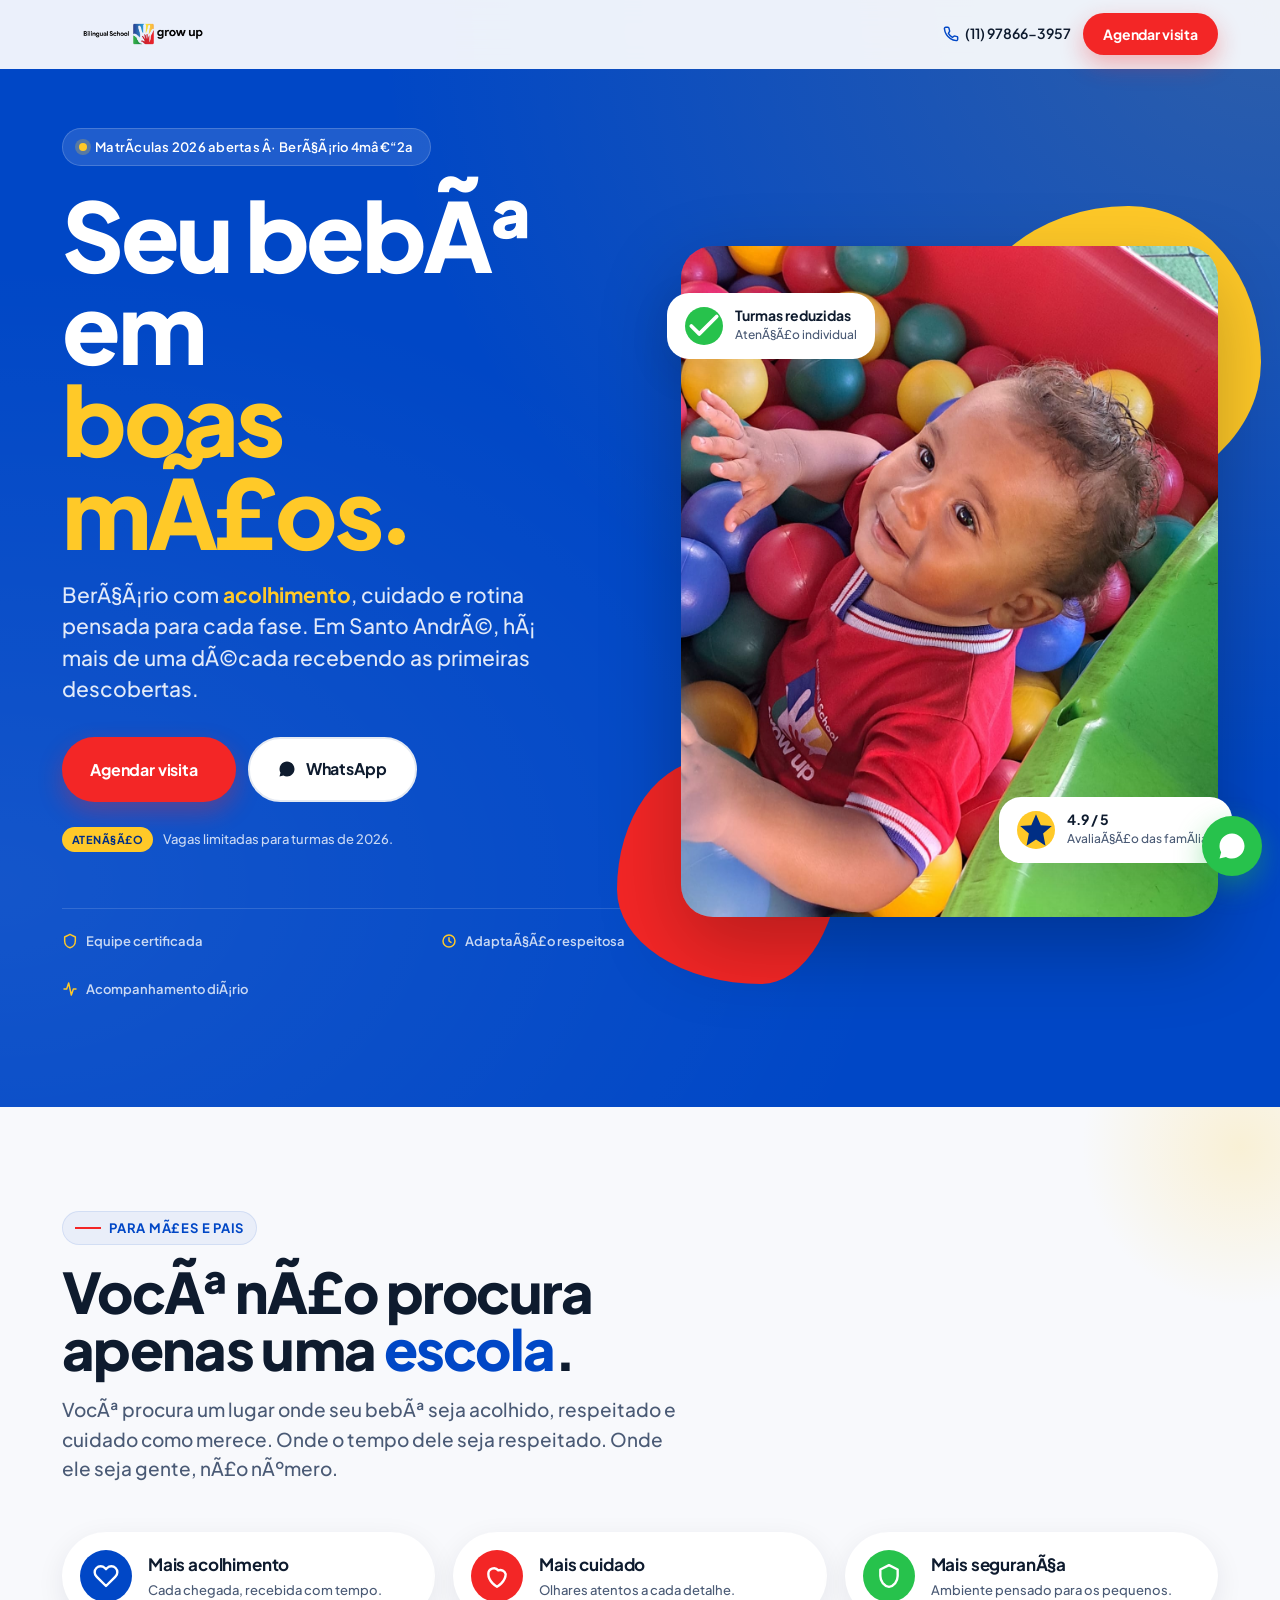
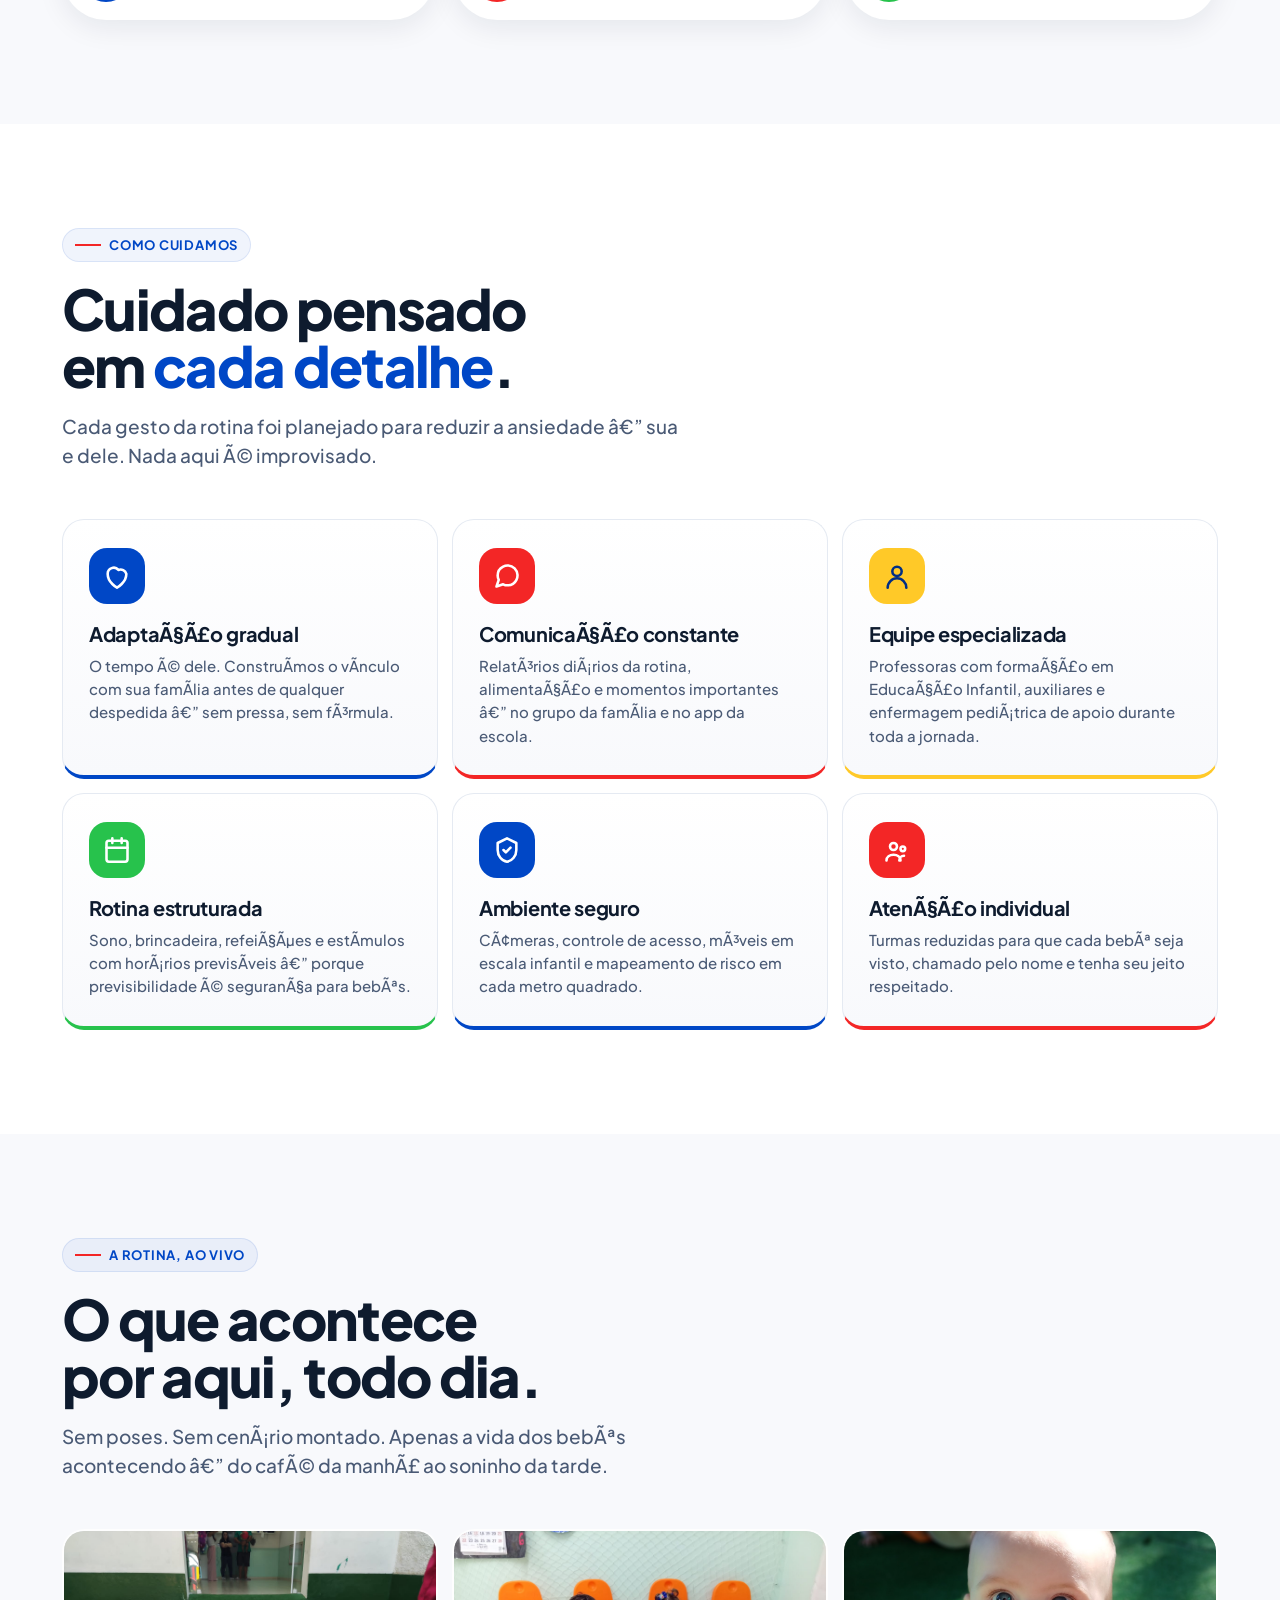
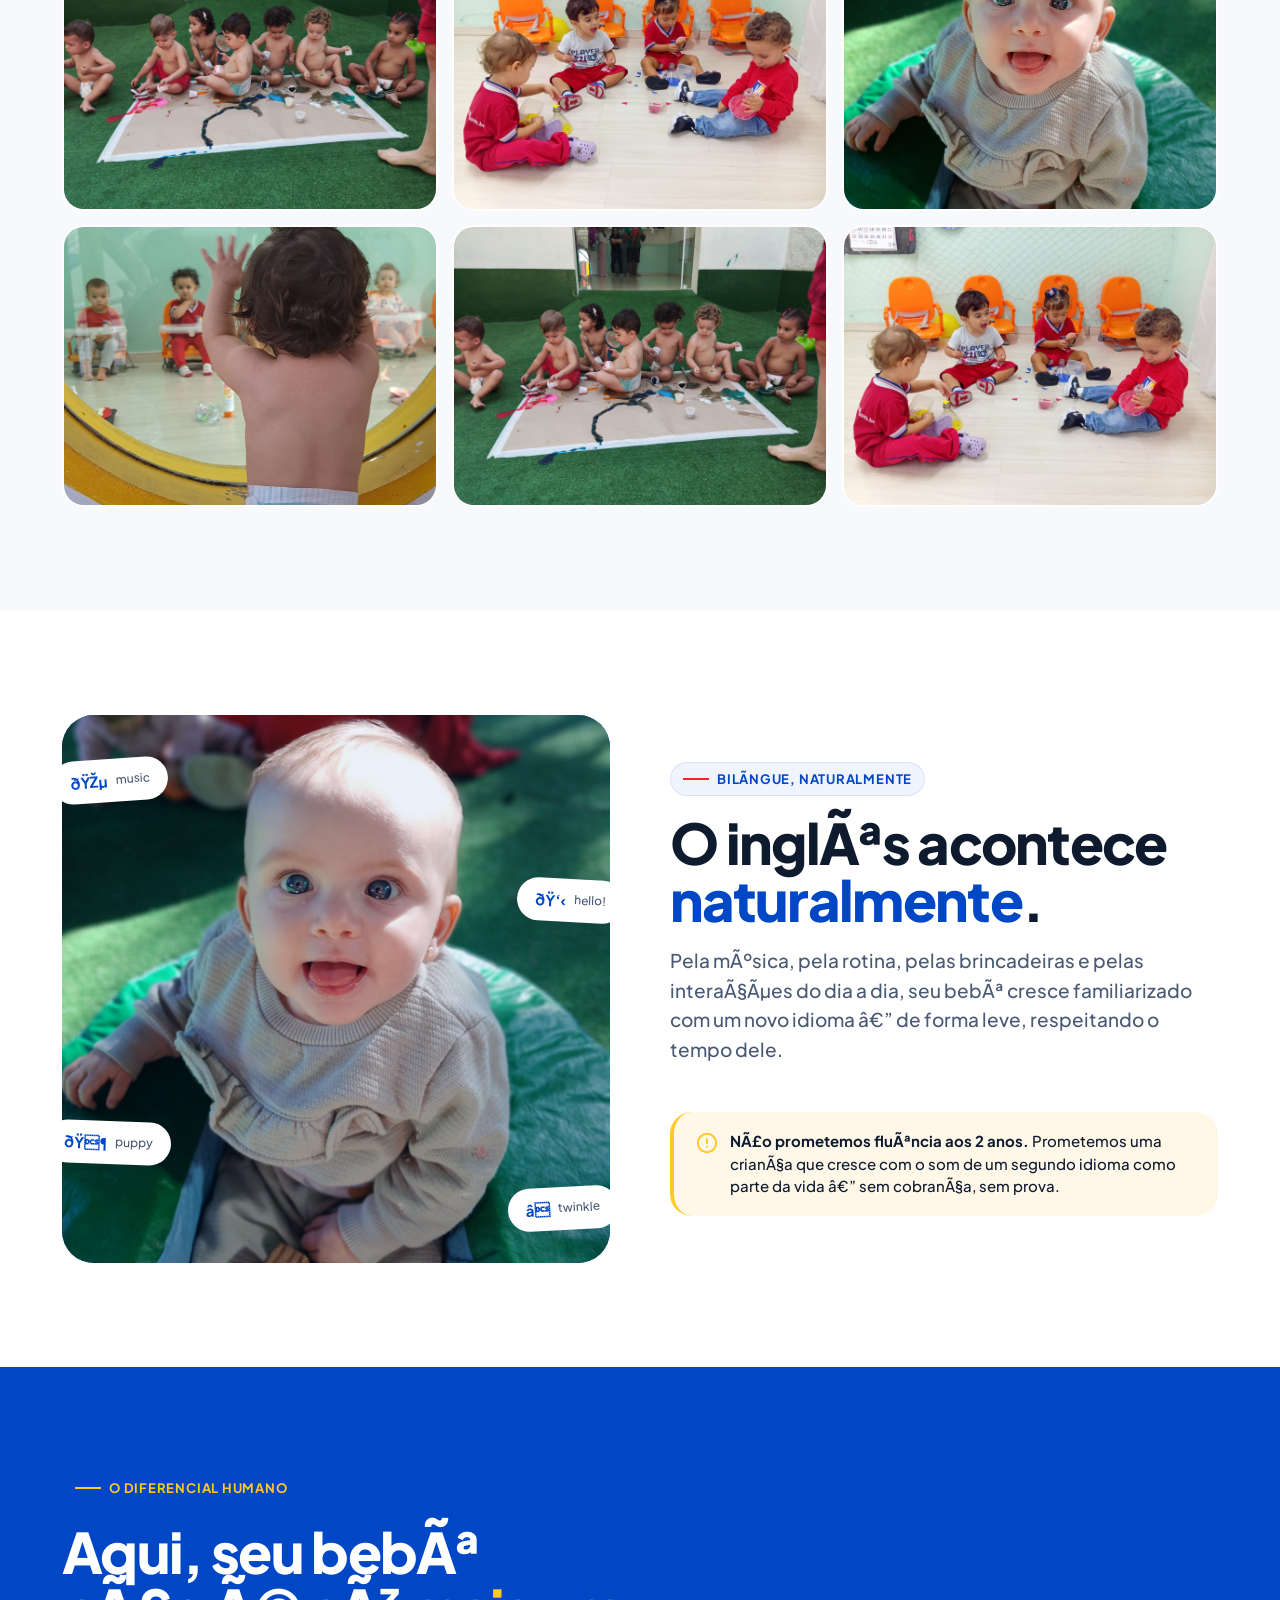
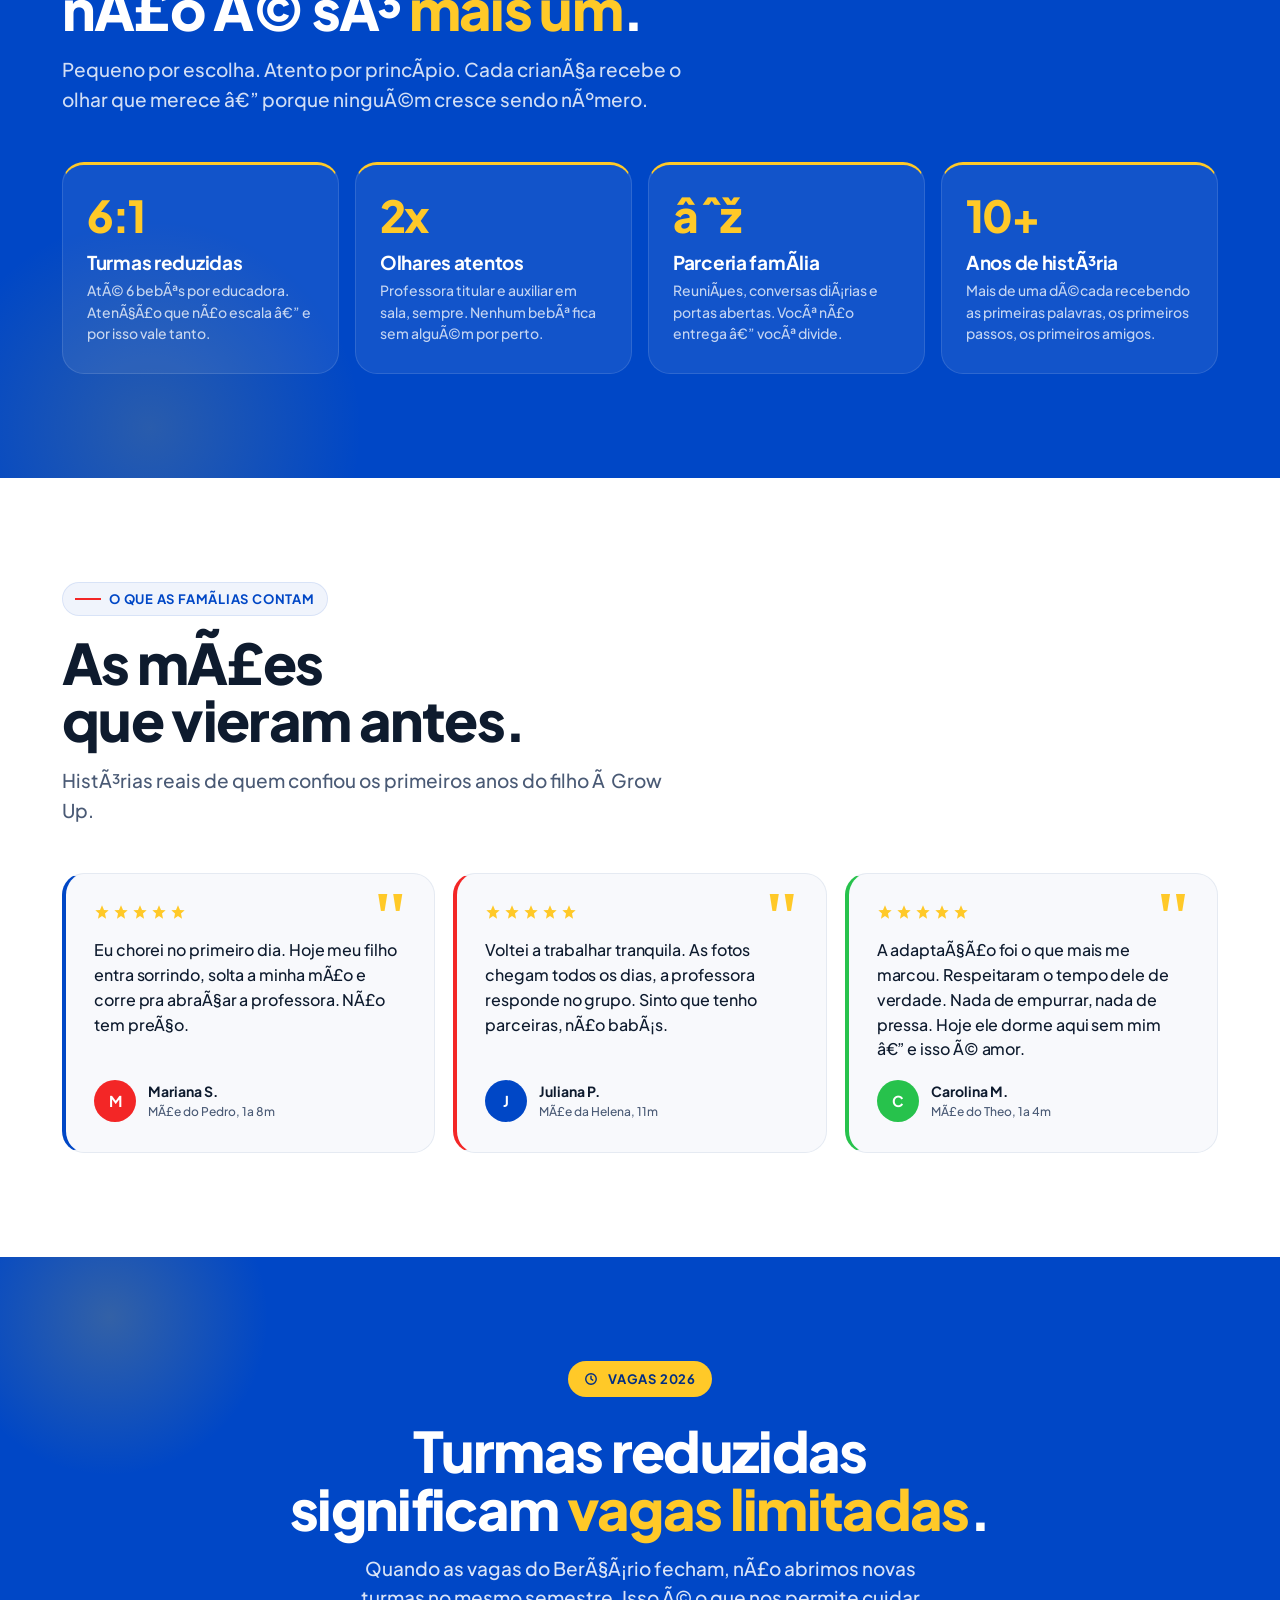
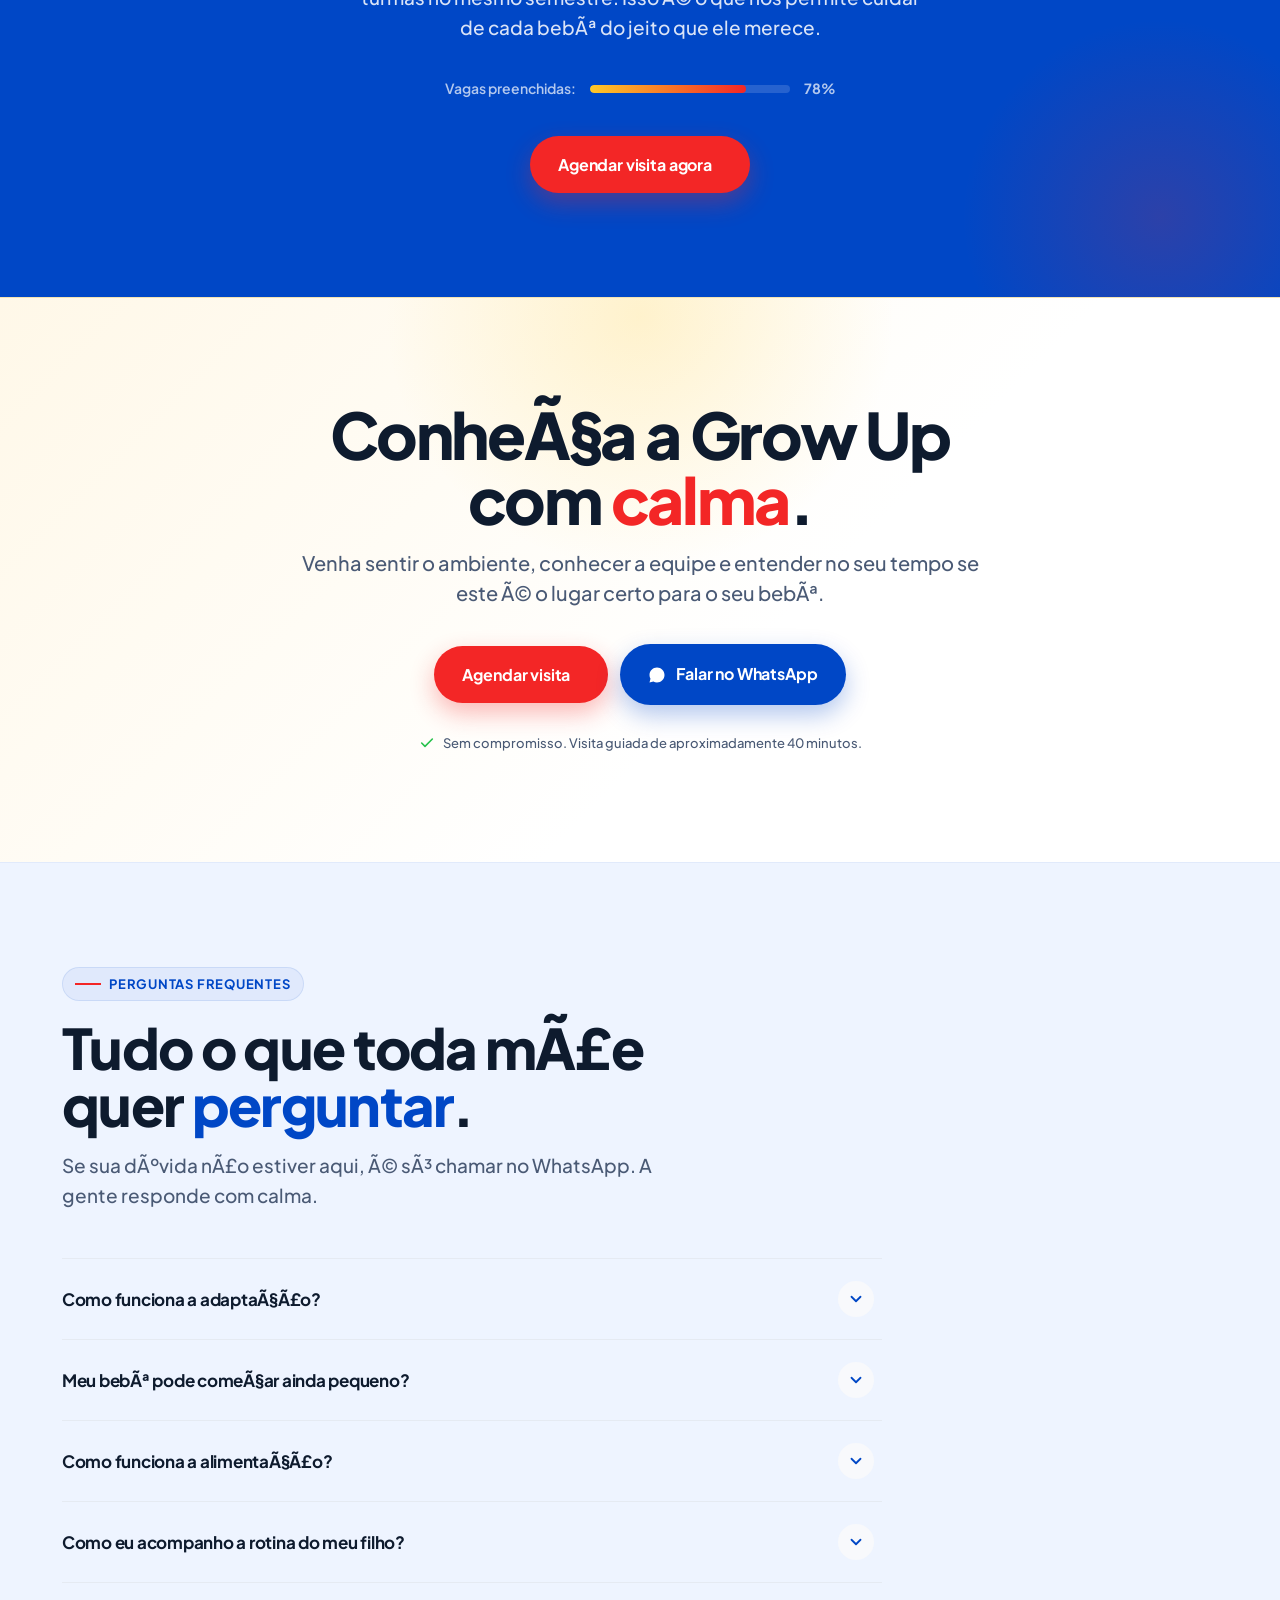
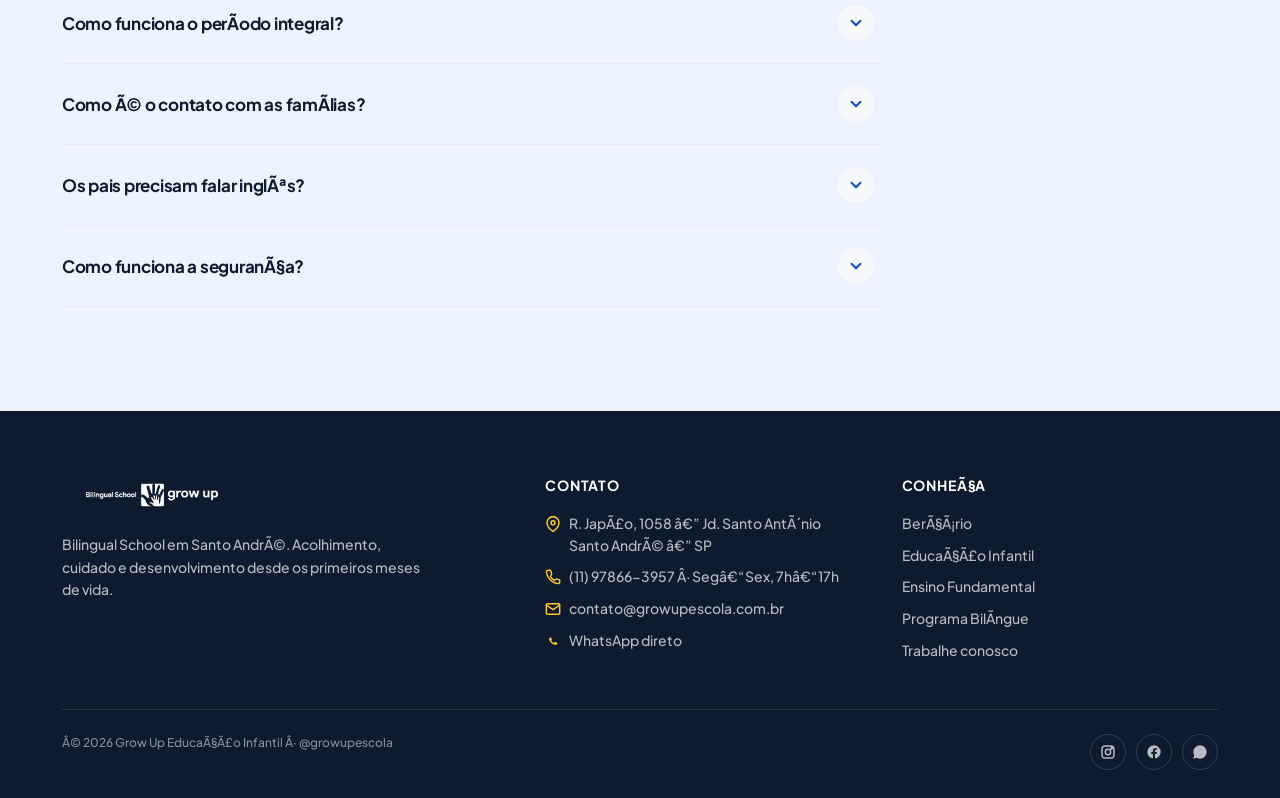
<file: bercario/index.html>
<!DOCTYPE html>
<html lang="pt-BR">
<head>
<!-- Google Tag Manager -->
<script>
(function(w,d,s,l,i){w[l]=w[l]||[];w[l].push({'gtm.start':
new Date().getTime(),event:'gtm.js'});var f=d.getElementsByTagName(s)[0],
j=d.createElement(s),dl=l!='dataLayer'?'&l='+l:'';j.async=true;j.src=
'https://www.googletagmanager.com/gtm.js?id=GTM-KFXG92WC'+dl;f.parentNode.insertBefore(j,f);
})(window,document,'script','dataLayer','GTM-KFXG92WC');
</script>
<!-- End Google Tag Manager -->
<!-- Google tag (gtag.js) -->
<script async src="https://www.googletagmanager.com/gtag/js?id=GT-5TQW3GGR"></script>
<script>
  window.dataLayer = window.dataLayer || [];
  function gtag(){dataLayer.push(arguments);}
  gtag('js', new Date());

  gtag('config', 'GT-5TQW3GGR');
  gtag('config', 'AW-18125157953');
</script>
<!-- Meta Pixel Code -->
<script>
!function(f,b,e,v,n,t,s)
{if(f.fbq)return;n=f.fbq=function(){n.callMethod?
n.callMethod.apply(n,arguments):n.queue.push(arguments)};
if(!f._fbq)f._fbq=n;n.push=n;n.loaded=!0;n.version='2.0';
n.queue=[];t=b.createElement(e);t.async=!0;
t.src=v;s=b.getElementsByTagName(e)[0];
s.parentNode.insertBefore(t,s)}(window, document,'script',
'https://connect.facebook.net/en_US/fbevents.js');
fbq('init', '1668824130836343');
fbq('track', 'PageView');
</script>
<noscript><img height="1" width="1" style="display:none"
src="https://www.facebook.com/tr?id=1668824130836343&ev=PageView&noscript=1"
/></noscript>
<!-- End Meta Pixel Code -->
<meta charset="UTF-8">
<meta name="viewport" content="width=device-width, initial-scale=1.0">
<title>Berçário Grow Up — Seu bebê em boas mãos</title>
<meta name="description" content="Berçário bilíngue em Santo André com acolhimento, cuidado e rotina pensada para cada fase. Agende uma visita.">
<link rel="preconnect" href="https://fonts.googleapis.com">
<link rel="preconnect" href="https://fonts.gstatic.com" crossorigin>
<link href="https://fonts.googleapis.com/css2?family=Plus+Jakarta+Sans:wght@400;500;600;700;800&display=swap" rel="stylesheet">
<link rel="stylesheet" href="/bercario/styles.css">
</head>
<body>
<!-- Google Tag Manager (noscript) -->
<noscript>
<iframe src="https://www.googletagmanager.com/ns.html?id=GTM-KFXG92WC"
height="0" width="0" style="display:none;visibility:hidden"></iframe>
</noscript>
<!-- End Google Tag Manager (noscript) -->

<!-- ============ HEADER ============ -->
<header class="header">
  <div class="container header-inner">
    <a class="header-logo" href="#top" aria-label="Grow Up — Bilingual School">
      <img src="../images/logo.png" alt="Grow Up">
    </a>
    <div class="header-cta">
      <a class="phone-link" href="tel:+5511978663957">
        <svg viewBox="0 0 24 24" fill="none" stroke="currentColor" stroke-width="2.2" stroke-linecap="round" stroke-linejoin="round"><path d="M22 16.92v3a2 2 0 0 1-2.18 2 19.79 19.79 0 0 1-8.63-3.07 19.5 19.5 0 0 1-6-6 19.79 19.79 0 0 1-3.07-8.67A2 2 0 0 1 4.11 2h3a2 2 0 0 1 2 1.72c.13 1.05.37 2.07.72 3.06a2 2 0 0 1-.45 2.11L8.09 10.91a16 16 0 0 0 6 6l2.02-1.27a2 2 0 0 1 2.11-.45c.99.35 2.01.59 3.06.72A2 2 0 0 1 22 16.92z"/></svg>
        (11) 97866-3957
      </a>
      <button class="btn btn-primary btn-sm" data-open-modal>Agendar visita</button>
    </div>
  </div>
</header>

<!-- ============ HERO ============ -->
<section class="hero" id="top">
  <div class="container">
    <div class="hero-grid">
      <div class="hero-text">
        <span class="hero-eyebrow reveal"><span class="dot"></span> Matrículas 2026 abertas · Berçário 4m–2a</span>

        <h1 class="reveal reveal-d1">Seu bebê<br>em <span class="accent">boas mãos</span></h1>

        <p class="lead reveal reveal-d2">Berçário com <strong>acolhimento</strong>, cuidado e rotina pensada para cada fase. Em Santo André, há mais de uma década recebendo as primeiras descobertas.</p>

        <div class="hero-ctas reveal reveal-d3">
          <button class="btn btn-primary" data-open-modal>
            Agendar visita
            <svg viewBox="0 0 24 24" fill="none" stroke="currentColor" stroke-width="2.4" stroke-linecap="round" stroke-linejoin="round"><path d="M5 12h14M13 5l7 7-7 7"/></svg>
          </button>
          <a class="btn btn-ghost btn-wa" data-wa data-wa-msg="Olá! Gostaria de tirar dúvidas sobre o Berçário da Grow Up.">
            <svg viewBox="0 0 24 24" fill="currentColor"><path d="M17.5 14.4c-.3-.1-1.7-.8-2-.9s-.5-.1-.7.1c-.2.3-.8.9-.9 1.1-.2.2-.3.2-.6.1-.3-.1-1.2-.5-2.3-1.4-.9-.8-1.4-1.7-1.6-2-.2-.3 0-.5.1-.6.1-.1.3-.3.4-.5.1-.2.2-.3.3-.5.1-.2 0-.4 0-.5s-.7-1.6-.9-2.2c-.2-.6-.5-.5-.7-.5h-.6c-.2 0-.5.1-.8.4-.3.3-1 1-1 2.4s1.1 2.8 1.2 3c.1.2 2.1 3.3 5.2 4.6 2.6 1.1 3.1.8 3.7.8.6 0 1.7-.7 2-1.4.2-.7.2-1.3.2-1.4-.1-.1-.3-.2-.6-.3zM12 2C6.5 2 2 6.5 2 12c0 1.8.5 3.4 1.3 4.9L2 22l5.2-1.3c1.4.8 3 1.3 4.8 1.3 5.5 0 10-4.5 10-10S17.5 2 12 2z"/></svg>
            WhatsApp
          </a>
        </div>

        <div class="hero-scarcity reveal reveal-d4">
          <span class="pill-warn">Atenção</span>
          Vagas limitadas para turmas de 2026.
        </div>

        <div class="hero-trust">
          <span class="item"><svg viewBox="0 0 24 24" fill="none" stroke="currentColor" stroke-width="2.2" stroke-linecap="round" stroke-linejoin="round"><path d="M12 2 4 6v6c0 5 3.5 9.3 8 10 4.5-.7 8-5 8-10V6l-8-4z"/></svg> Equipe certificada</span>
          <span class="item"><svg viewBox="0 0 24 24" fill="none" stroke="currentColor" stroke-width="2.2" stroke-linecap="round" stroke-linejoin="round"><circle cx="12" cy="12" r="9"/><path d="M12 7v5l3 2"/></svg> Adaptação respeitosa</span>
          <span class="item"><svg viewBox="0 0 24 24" fill="none" stroke="currentColor" stroke-width="2.2" stroke-linecap="round" stroke-linejoin="round"><path d="M3 12h4l3-9 4 18 3-9h4"/></svg> Acompanhamento diário</span>
        </div>
      </div>

      <div class="hero-photo reveal reveal-d2">
        <span class="blob blob-1" aria-hidden="true"></span>
        <span class="blob blob-2" aria-hidden="true"></span>
        <div class="photo-frame">
          <img src="../images/bercario/hero.jpg" alt="Bebê acolhido no Berçário Grow Up" width="900" height="1125" fetchpriority="high">
        </div>
        <div class="badge-card badge-top">
          <span class="badge-icon">
            <svg viewBox="0 0 24 24" fill="none" stroke="currentColor" stroke-width="2.4" stroke-linecap="round" stroke-linejoin="round"><path d="M20 6 9 17l-5-5"/></svg>
          </span>
          <div><strong>Turmas reduzidas</strong><span>Atenção individual</span></div>
        </div>
        <div class="badge-card badge-bottom">
          <span class="badge-icon" style="background: var(--grow-yellow); color: var(--grow-blue-deep);">
            <svg viewBox="0 0 24 24" fill="currentColor"><path d="M12 2 15 9l7 .5-5.5 4.7L18 22l-6-4-6 4 1.5-7.8L2 9.5 9 9z"/></svg>
          </span>
          <div><strong>4.9 / 5</strong><span>Avaliação das famílias</span></div>
        </div>
      </div>
    </div>
  </div>
</section>

<!-- ============ BLOCO 2 — EMPATIA ============ -->
<section class="empathy">
  <div class="container">
    <span class="section-eyebrow reveal">Para mães e pais</span>
    <h2 class="section-title reveal reveal-d1">Você não procura<br>apenas uma <span class="accent">escola</span>.</h2>
    <p class="section-lead reveal reveal-d2">Você procura um lugar onde seu bebê seja acolhido, respeitado e cuidado como merece. Onde o tempo dele seja respeitado. Onde ele seja gente, não número.</p>

    <div class="empathy-grid">
      <div class="empathy-card c1 reveal reveal-d1">
        <span class="icon-circle">
          <svg viewBox="0 0 24 24" fill="none" stroke="currentColor" stroke-width="2.2" stroke-linecap="round" stroke-linejoin="round"><path d="M20.84 4.61a5.5 5.5 0 0 0-7.78 0L12 5.67l-1.06-1.06a5.5 5.5 0 0 0-7.78 7.78l1.06 1.06L12 21.23l7.78-7.78 1.06-1.06a5.5 5.5 0 0 0 0-7.78z"/></svg>
        </span>
        <div class="label">Mais acolhimento<small>Cada chegada, recebida com tempo.</small></div>
      </div>
      <div class="empathy-card c2 reveal reveal-d2">
        <span class="icon-circle">
          <svg viewBox="0 0 24 24" fill="none" stroke="currentColor" stroke-width="2.2" stroke-linecap="round" stroke-linejoin="round"><path d="M12 22s-8-4.5-8-11.8a5.2 5.2 0 0 1 9.2-3.4A5.2 5.2 0 0 1 20 10.2C20 17.5 12 22 12 22z"/></svg>
        </span>
        <div class="label">Mais cuidado<small>Olhares atentos a cada detalhe.</small></div>
      </div>
      <div class="empathy-card c3 reveal reveal-d3">
        <span class="icon-circle">
          <svg viewBox="0 0 24 24" fill="none" stroke="currentColor" stroke-width="2.2" stroke-linecap="round" stroke-linejoin="round"><path d="M12 2 4 6v6c0 5 3.5 9.3 8 10 4.5-.7 8-5 8-10V6l-8-4z"/></svg>
        </span>
        <div class="label">Mais segurança<small>Ambiente pensado para os pequenos.</small></div>
      </div>
    </div>
  </div>
</section>

<!-- ============ BLOCO 3 — SEGURANÇA & CUIDADO ============ -->
<section class="safety">
  <div class="container">
    <span class="section-eyebrow reveal">Como cuidamos</span>
    <h2 class="section-title reveal reveal-d1">Cuidado pensado<br>em <span class="accent">cada detalhe</span>.</h2>
    <p class="section-lead reveal reveal-d2">Cada gesto da rotina foi planejado para reduzir a ansiedade — sua e dele. Nada aqui é improvisado.</p>

    <div class="safety-grid">
      <div class="safety-card t-blue reveal reveal-d1">
        <div class="ico"><svg viewBox="0 0 24 24" fill="none" stroke="currentColor" stroke-width="2.2" stroke-linecap="round" stroke-linejoin="round"><path d="M12 22s-8-4.5-8-11.8a5.2 5.2 0 0 1 9.2-3.4A5.2 5.2 0 0 1 20 10.2C20 17.5 12 22 12 22z"/></svg></div>
        <h3>Adaptação gradual</h3>
        <p>O tempo é dele. Construímos o vínculo com sua família antes de qualquer despedida — sem pressa, sem fórmula.</p>
      </div>
      <div class="safety-card t-red reveal reveal-d2">
        <div class="ico"><svg viewBox="0 0 24 24" fill="none" stroke="currentColor" stroke-width="2.2" stroke-linecap="round" stroke-linejoin="round"><path d="M21 11.5a8.38 8.38 0 0 1-.9 3.8 8.5 8.5 0 0 1-7.6 4.7 8.38 8.38 0 0 1-3.8-.9L3 21l1.9-5.7a8.38 8.38 0 0 1-.9-3.8 8.5 8.5 0 0 1 4.7-7.6 8.38 8.38 0 0 1 3.8-.9h.5a8.48 8.48 0 0 1 8 8v.5z"/></svg></div>
        <h3>Comunicação constante</h3>
        <p>Relatórios diários da rotina, alimentação e momentos importantes — no grupo da família e no app da escola.</p>
      </div>
      <div class="safety-card t-yellow reveal reveal-d3">
        <div class="ico"><svg viewBox="0 0 24 24" fill="none" stroke="currentColor" stroke-width="2.2" stroke-linecap="round" stroke-linejoin="round"><circle cx="12" cy="8" r="4"/><path d="M4 22c0-4.4 3.6-8 8-8s8 3.6 8 8"/></svg></div>
        <h3>Equipe especializada</h3>
        <p>Professoras com formação em Educação Infantil, auxiliares e enfermagem pediátrica de apoio durante toda a jornada.</p>
      </div>
      <div class="safety-card t-green reveal reveal-d1">
        <div class="ico"><svg viewBox="0 0 24 24" fill="none" stroke="currentColor" stroke-width="2.2" stroke-linecap="round" stroke-linejoin="round"><rect x="3" y="4" width="18" height="18" rx="2"/><path d="M16 2v4M8 2v4M3 10h18"/></svg></div>
        <h3>Rotina estruturada</h3>
        <p>Sono, brincadeira, refeições e estímulos com horários previsíveis — porque previsibilidade é segurança para bebês.</p>
      </div>
      <div class="safety-card t-blue reveal reveal-d2">
        <div class="ico"><svg viewBox="0 0 24 24" fill="none" stroke="currentColor" stroke-width="2.2" stroke-linecap="round" stroke-linejoin="round"><path d="M12 2 4 6v6c0 5 3.5 9.3 8 10 4.5-.7 8-5 8-10V6l-8-4z"/><path d="m9 12 2 2 4-4"/></svg></div>
        <h3>Ambiente seguro</h3>
        <p>Câmeras, controle de acesso, móveis em escala infantil e mapeamento de risco em cada metro quadrado.</p>
      </div>
      <div class="safety-card t-red reveal reveal-d3">
        <div class="ico"><svg viewBox="0 0 24 24" fill="none" stroke="currentColor" stroke-width="2.2" stroke-linecap="round" stroke-linejoin="round"><circle cx="9" cy="9" r="3"/><circle cx="17" cy="11" r="2"/><path d="M3 21c0-3 2.7-5 6-5s6 2 6 5M14 21c0-2.2 1.6-4 4-4"/></svg></div>
        <h3>Atenção individual</h3>
        <p>Turmas reduzidas para que cada bebê seja visto, chamado pelo nome e tenha seu jeito respeitado.</p>
      </div>
    </div>
  </div>
</section>

<!-- ============ BLOCO 4 — GALERIA ============ -->
<section class="gallery">
  <div class="container">
    <span class="section-eyebrow reveal">A rotina, ao vivo</span>
    <h2 class="section-title reveal reveal-d1">O que acontece<br>por aqui, todo dia.</h2>
    <p class="section-lead reveal reveal-d2">Sem poses. Sem cenário montado. Apenas a vida dos bebês acontecendo — do café da manhã ao soninho da tarde.</p>

    <div class="gallery-grid">
      <div class="gallery-tile t1 reveal reveal-d1">
        <img src="../images/bercario/Galeria1.jpg" alt="Sala do berçário Grow Up" loading="lazy">
        <span class="gallery-caption">Brincar é trabalho sério</span>
      </div>
      <div class="gallery-tile t2 reveal reveal-d2">
        <img src="../images/bercario/Galeria2.jpg" alt="Atividades no berçário Grow Up" loading="lazy">
        <span class="gallery-caption">Cada descoberta, celebrada</span>
      </div>
      <div class="gallery-tile t3 reveal reveal-d1">
        <img src="../images/bercario/Galeria3.jpg" alt="Ambiente acolhedor do berçário" loading="lazy">
        <span class="gallery-caption">Manhã de sol no parquinho</span>
      </div>
      <div class="gallery-tile t4 reveal reveal-d2">
        <img src="../images/bercario/Galeria4.jpg" alt="Crianças no berçário Grow Up" loading="lazy">
        <span class="gallery-caption">Hora da história</span>
      </div>
      <div class="gallery-tile t5 reveal reveal-d3">
        <img src="../images/bercario/Galeria1.jpg" alt="Rotina no berçário Grow Up" loading="lazy">
        <span class="gallery-caption">Soneca tranquila</span>
      </div>
      <div class="gallery-tile t6 reveal reveal-d4">
        <img src="../images/bercario/Galeria2.jpg" alt="Momentos no berçário Grow Up" loading="lazy">
        <span class="gallery-caption">Os primeiros amigos</span>
      </div>
    </div>
  </div>
</section>

<!-- ============ BLOCO 5 — INGLÊS ============ -->
<section class="english">
  <div class="container">
    <div class="english-grid">
      <div class="english-visual reveal">
        <img src="../images/bercario/Galeria3.jpg" alt="Desenvolvimento no berçário Grow Up" loading="lazy">
        <span class="english-word-bubble b1">🎵 <small>music</small></span>
        <span class="english-word-bubble b2">👋 <small>hello!</small></span>
        <span class="english-word-bubble b3">🐶 <small>puppy</small></span>
        <span class="english-word-bubble b4">⭐ <small>twinkle</small></span>
      </div>

      <div>
        <span class="section-eyebrow reveal">Bilíngue, naturalmente</span>
        <h2 class="section-title reveal reveal-d1">O inglês acontece<br><span class="accent">naturalmente</span>.</h2>
        <p class="section-lead reveal reveal-d2">Pela música, pela rotina, pelas brincadeiras e pelas interações do dia a dia, seu bebê cresce familiarizado com um novo idioma — de forma leve, respeitando o tempo dele.</p>

        <div class="english-note reveal reveal-d3">
          <svg viewBox="0 0 24 24" fill="none" stroke="currentColor" stroke-width="2.2" stroke-linecap="round" stroke-linejoin="round"><circle cx="12" cy="12" r="10"/><path d="M12 8v4M12 16h.01"/></svg>
          <p><strong>Não prometemos fluência aos 2 anos.</strong> Prometemos uma criança que cresce com o som de um segundo idioma como parte da vida — sem cobrança, sem prova.</p>
        </div>
      </div>
    </div>
  </div>
</section>

<!-- ============ BLOCO 6 — DIFERENCIAL ============ -->
<section class="differential">
  <div class="container">
    <span class="section-eyebrow reveal">O diferencial humano</span>
    <h2 class="section-title reveal reveal-d1">Aqui, seu bebê<br>não é só <span class="accent-yellow">mais um</span>.</h2>
    <p class="section-lead reveal reveal-d2">Pequeno por escolha. Atento por princípio. Cada criança recebe o olhar que merece — porque ninguém cresce sendo número.</p>

    <div class="diff-grid">
      <div class="diff-card reveal reveal-d1">
        <div class="big-number">6:1</div>
        <h4>Turmas reduzidas</h4>
        <p>Até 6 bebês por educadora. Atenção que não escala — e por isso vale tanto.</p>
      </div>
      <div class="diff-card reveal reveal-d2">
        <div class="big-number">2x</div>
        <h4>Olhares atentos</h4>
        <p>Professora titular e auxiliar em sala, sempre. Nenhum bebê fica sem alguém por perto.</p>
      </div>
      <div class="diff-card reveal reveal-d3">
        <div class="big-number">∞</div>
        <h4>Parceria família</h4>
        <p>Reuniões, conversas diárias e portas abertas. Você não entrega — você divide.</p>
      </div>
      <div class="diff-card reveal reveal-d4">
        <div class="big-number">10+</div>
        <h4>Anos de história</h4>
        <p>Mais de uma década recebendo as primeiras palavras, os primeiros passos, os primeiros amigos.</p>
      </div>
    </div>
  </div>
</section>

<!-- ============ BLOCO 7 — PROVA SOCIAL ============ -->
<section class="testimonials">
  <div class="container">
    <span class="section-eyebrow reveal">O que as famílias contam</span>
    <h2 class="section-title reveal reveal-d1">As mães<br>que vieram antes.</h2>
    <p class="section-lead reveal reveal-d2">Histórias reais de quem confiou os primeiros anos do filho à Grow Up.</p>

    <div class="testi-grid">
      <div class="testi-card reveal reveal-d1">
        <span class="quote-mark">"</span>
        <span class="stars" aria-label="5 estrelas">
          <svg viewBox="0 0 24 24" fill="currentColor"><path d="M12 2 15 9l7 .5-5.5 4.7L18 22l-6-4-6 4 1.5-7.8L2 9.5 9 9z"/></svg>
          <svg viewBox="0 0 24 24" fill="currentColor"><path d="M12 2 15 9l7 .5-5.5 4.7L18 22l-6-4-6 4 1.5-7.8L2 9.5 9 9z"/></svg>
          <svg viewBox="0 0 24 24" fill="currentColor"><path d="M12 2 15 9l7 .5-5.5 4.7L18 22l-6-4-6 4 1.5-7.8L2 9.5 9 9z"/></svg>
          <svg viewBox="0 0 24 24" fill="currentColor"><path d="M12 2 15 9l7 .5-5.5 4.7L18 22l-6-4-6 4 1.5-7.8L2 9.5 9 9z"/></svg>
          <svg viewBox="0 0 24 24" fill="currentColor"><path d="M12 2 15 9l7 .5-5.5 4.7L18 22l-6-4-6 4 1.5-7.8L2 9.5 9 9z"/></svg>
        </span>
        <blockquote>Eu chorei no primeiro dia. Hoje meu filho entra sorrindo, solta a minha mão e corre pra abraçar a professora. Não tem preço.</blockquote>
        <div class="author">
          <div class="avatar av-1">M</div>
          <div>
            <div class="author-name">Mariana S.</div>
            <div class="author-role">Mãe do Pedro, 1a 8m</div>
          </div>
        </div>
      </div>

      <div class="testi-card reveal reveal-d2">
        <span class="quote-mark">"</span>
        <span class="stars" aria-label="5 estrelas">
          <svg viewBox="0 0 24 24" fill="currentColor"><path d="M12 2 15 9l7 .5-5.5 4.7L18 22l-6-4-6 4 1.5-7.8L2 9.5 9 9z"/></svg>
          <svg viewBox="0 0 24 24" fill="currentColor"><path d="M12 2 15 9l7 .5-5.5 4.7L18 22l-6-4-6 4 1.5-7.8L2 9.5 9 9z"/></svg>
          <svg viewBox="0 0 24 24" fill="currentColor"><path d="M12 2 15 9l7 .5-5.5 4.7L18 22l-6-4-6 4 1.5-7.8L2 9.5 9 9z"/></svg>
          <svg viewBox="0 0 24 24" fill="currentColor"><path d="M12 2 15 9l7 .5-5.5 4.7L18 22l-6-4-6 4 1.5-7.8L2 9.5 9 9z"/></svg>
          <svg viewBox="0 0 24 24" fill="currentColor"><path d="M12 2 15 9l7 .5-5.5 4.7L18 22l-6-4-6 4 1.5-7.8L2 9.5 9 9z"/></svg>
        </span>
        <blockquote>Voltei a trabalhar tranquila. As fotos chegam todos os dias, a professora responde no grupo. Sinto que tenho parceiras, não babás.</blockquote>
        <div class="author">
          <div class="avatar av-2">J</div>
          <div>
            <div class="author-name">Juliana P.</div>
            <div class="author-role">Mãe da Helena, 11m</div>
          </div>
        </div>
      </div>

      <div class="testi-card reveal reveal-d3">
        <span class="quote-mark">"</span>
        <span class="stars" aria-label="5 estrelas">
          <svg viewBox="0 0 24 24" fill="currentColor"><path d="M12 2 15 9l7 .5-5.5 4.7L18 22l-6-4-6 4 1.5-7.8L2 9.5 9 9z"/></svg>
          <svg viewBox="0 0 24 24" fill="currentColor"><path d="M12 2 15 9l7 .5-5.5 4.7L18 22l-6-4-6 4 1.5-7.8L2 9.5 9 9z"/></svg>
          <svg viewBox="0 0 24 24" fill="currentColor"><path d="M12 2 15 9l7 .5-5.5 4.7L18 22l-6-4-6 4 1.5-7.8L2 9.5 9 9z"/></svg>
          <svg viewBox="0 0 24 24" fill="currentColor"><path d="M12 2 15 9l7 .5-5.5 4.7L18 22l-6-4-6 4 1.5-7.8L2 9.5 9 9z"/></svg>
          <svg viewBox="0 0 24 24" fill="currentColor"><path d="M12 2 15 9l7 .5-5.5 4.7L18 22l-6-4-6 4 1.5-7.8L2 9.5 9 9z"/></svg>
        </span>
        <blockquote>A adaptação foi o que mais me marcou. Respeitaram o tempo dele de verdade. Nada de empurrar, nada de pressa. Hoje ele dorme aqui sem mim — e isso é amor.</blockquote>
        <div class="author">
          <div class="avatar av-3">C</div>
          <div>
            <div class="author-name">Carolina M.</div>
            <div class="author-role">Mãe do Theo, 1a 4m</div>
          </div>
        </div>
      </div>
    </div>
  </div>
</section>

<!-- ============ BLOCO 8 — SCARCITY ============ -->
<section class="scarcity">
  <div class="container">
    <div class="inner">
      <span class="scarcity-eyebrow reveal">
        <svg viewBox="0 0 24 24" width="14" height="14" fill="none" stroke="currentColor" stroke-width="2.4" stroke-linecap="round" stroke-linejoin="round"><circle cx="12" cy="12" r="9"/><path d="M12 7v5l3 2"/></svg>
        Vagas 2026
      </span>
      <h2 class="reveal reveal-d1">Turmas reduzidas significam <span class="accent">vagas limitadas</span>.</h2>
      <p class="reveal reveal-d2">Quando as vagas do Berçário fecham, não abrimos novas turmas no mesmo semestre. Isso é o que nos permite cuidar de cada bebê do jeito que ele merece.</p>
      <div class="scarcity-meter reveal reveal-d3">
        <span>Vagas preenchidas:</span>
        <span class="meter-bar"></span>
        <span><strong>78%</strong></span>
      </div>
      <div class="reveal reveal-d4">
        <button class="btn btn-primary" data-open-modal>
          Agendar visita agora
          <svg viewBox="0 0 24 24" fill="none" stroke="currentColor" stroke-width="2.4" stroke-linecap="round" stroke-linejoin="round"><path d="M5 12h14M13 5l7 7-7 7"/></svg>
        </button>
      </div>
    </div>
  </div>
</section>

<!-- ============ BLOCO 10 — CTA FINAL ============ -->
<section class="cta-final">
  <div class="container">
    <div class="inner">
      <h2 class="reveal">Conheça a Grow Up<br>com <span class="accent">calma</span>.</h2>
      <p class="reveal reveal-d1">Venha sentir o ambiente, conhecer a equipe e entender no seu tempo se este é o lugar certo para o seu bebê.</p>
      <div class="ctas reveal reveal-d2">
        <button class="btn btn-primary" data-open-modal>
          Agendar visita
          <svg viewBox="0 0 24 24" fill="none" stroke="currentColor" stroke-width="2.4" stroke-linecap="round" stroke-linejoin="round"><path d="M5 12h14M13 5l7 7-7 7"/></svg>
        </button>
        <a class="btn btn-secondary btn-wa" data-wa>
          <svg viewBox="0 0 24 24" fill="currentColor"><path d="M17.5 14.4c-.3-.1-1.7-.8-2-.9s-.5-.1-.7.1c-.2.3-.8.9-.9 1.1-.2.2-.3.2-.6.1-.3-.1-1.2-.5-2.3-1.4-.9-.8-1.4-1.7-1.6-2-.2-.3 0-.5.1-.6.1-.1.3-.3.4-.5.1-.2.2-.3.3-.5.1-.2 0-.4 0-.5s-.7-1.6-.9-2.2c-.2-.6-.5-.5-.7-.5h-.6c-.2 0-.5.1-.8.4-.3.3-1 1-1 2.4s1.1 2.8 1.2 3c.1.2 2.1 3.3 5.2 4.6 2.6 1.1 3.1.8 3.7.8.6 0 1.7-.7 2-1.4.2-.7.2-1.3.2-1.4-.1-.1-.3-.2-.6-.3zM12 2C6.5 2 2 6.5 2 12c0 1.8.5 3.4 1.3 4.9L2 22l5.2-1.3c1.4.8 3 1.3 4.8 1.3 5.5 0 10-4.5 10-10S17.5 2 12 2z"/></svg>
          Falar no WhatsApp
        </a>
      </div>
      <div class="mini-trust reveal reveal-d3">
        <svg viewBox="0 0 24 24" fill="none" stroke="currentColor" stroke-width="2.4" stroke-linecap="round" stroke-linejoin="round"><path d="M20 6 9 17l-5-5"/></svg>
        Sem compromisso. Visita guiada de aproximadamente 40 minutos.
      </div>
    </div>
  </div>
</section>

<!-- ============ BLOCO 9 — FAQ ============ -->
<section class="faq">
  <div class="container">
    <span class="section-eyebrow reveal">Perguntas frequentes</span>
    <h2 class="section-title reveal reveal-d1">Tudo o que toda mãe<br>quer <span class="accent">perguntar</span>.</h2>
    <p class="section-lead reveal reveal-d2">Se sua dúvida não estiver aqui, é só chamar no WhatsApp. A gente responde com calma.</p>

    <div class="faq-list reveal reveal-d1">
      <details class="faq-item">
        <summary>Como funciona a adaptação?<span class="chev"><svg viewBox="0 0 24 24" fill="none" stroke="currentColor" stroke-width="2.4" stroke-linecap="round" stroke-linejoin="round"><path d="m6 9 6 6 6-6"/></svg></span></summary>
        <div class="answer">A adaptação é gradual e única para cada bebê. Começamos com encontros curtos com a presença da família, aumentamos o tempo aos poucos e só consideramos a adaptação completa quando o bebê se sente seguro. Não há prazo fixo — pode levar uma ou três semanas.</div>
      </details>
      <details class="faq-item">
        <summary>Meu bebê pode começar ainda pequeno?<span class="chev"><svg viewBox="0 0 24 24" fill="none" stroke="currentColor" stroke-width="2.4" stroke-linecap="round" stroke-linejoin="round"><path d="m6 9 6 6 6-6"/></svg></span></summary>
        <div class="answer">Sim. Recebemos bebês a partir de 4 meses, com toda a estrutura de berçário, troca, sono supervisionado e amamentação (quando aplicável). Cada idade tem uma sala, rotina e equipe dedicadas.</div>
      </details>
      <details class="faq-item">
        <summary>Como funciona a alimentação?<span class="chev"><svg viewBox="0 0 24 24" fill="none" stroke="currentColor" stroke-width="2.4" stroke-linecap="round" stroke-linejoin="round"><path d="m6 9 6 6 6-6"/></svg></span></summary>
        <div class="answer">Cardápio elaborado por nutricionista, papinhas preparadas no dia, introdução alimentar respeitosa (BLW ou tradicional, conforme a família escolher) e atenção total a alergias e restrições. Levamos comida a sério.</div>
      </details>
      <details class="faq-item">
        <summary>Como eu acompanho a rotina do meu filho?<span class="chev"><svg viewBox="0 0 24 24" fill="none" stroke="currentColor" stroke-width="2.4" stroke-linecap="round" stroke-linejoin="round"><path d="m6 9 6 6 6-6"/></svg></span></summary>
        <div class="answer">Todos os dias você recebe um relatório com horários de refeições, sonecas, trocas e momentos marcantes — além de fotos. Para qualquer dúvida, a professora responde diretamente no grupo da turma.</div>
      </details>
      <details class="faq-item">
        <summary>Como funciona o período integral?<span class="chev"><svg viewBox="0 0 24 24" fill="none" stroke="currentColor" stroke-width="2.4" stroke-linecap="round" stroke-linejoin="round"><path d="m6 9 6 6 6-6"/></svg></span></summary>
        <div class="answer">Atendemos meio período (manhã ou tarde) e período integral. O integral inclui todas as refeições, momentos de descanso e atividades dirigidas, com flexibilidade nos horários de entrada e saída.</div>
      </details>
      <details class="faq-item">
        <summary>Como é o contato com as famílias?<span class="chev"><svg viewBox="0 0 24 24" fill="none" stroke="currentColor" stroke-width="2.4" stroke-linecap="round" stroke-linejoin="round"><path d="m6 9 6 6 6-6"/></svg></span></summary>
        <div class="answer">Reuniões pedagógicas semestrais, conversas individuais sob demanda, grupo da turma para o dia a dia e portas abertas para visitas combinadas. Você não fica de fora de nada.</div>
      </details>
      <details class="faq-item">
        <summary>Os pais precisam falar inglês?<span class="chev"><svg viewBox="0 0 24 24" fill="none" stroke="currentColor" stroke-width="2.4" stroke-linecap="round" stroke-linejoin="round"><path d="m6 9 6 6 6-6"/></svg></span></summary>
        <div class="answer">De jeito nenhum. O inglês é parte da rotina da Grow Up, não uma exigência das famílias. Toda nossa comunicação com vocês é em português.</div>
      </details>
      <details class="faq-item">
        <summary>Como funciona a segurança?<span class="chev"><svg viewBox="0 0 24 24" fill="none" stroke="currentColor" stroke-width="2.4" stroke-linecap="round" stroke-linejoin="round"><path d="m6 9 6 6 6-6"/></svg></span></summary>
        <div class="answer">Controle de acesso na entrada (apenas adultos cadastrados retiram o bebê), câmeras nas áreas comuns, plano de evacuação treinado, brigada de incêndio, kit de emergência pediátrica e protocolos clínicos para qualquer intercorrência.</div>
      </details>
    </div>
  </div>
</section>

<!-- ============ FOOTER ============ -->
<footer class="footer">
  <div class="container">
    <div class="footer-grid">
      <div class="footer-brand">
        <img src="../images/logo.png" alt="Grow Up">
        <p>Bilingual School em Santo André. Acolhimento, cuidado e desenvolvimento desde os primeiros meses de vida.</p>
      </div>
      <div>
        <h5>Contato</h5>
        <ul>
          <li><svg viewBox="0 0 24 24" fill="none" stroke="currentColor" stroke-width="2.2" stroke-linecap="round" stroke-linejoin="round"><path d="M21 10c0 7-9 13-9 13s-9-6-9-13a9 9 0 0 1 18 0z"/><circle cx="12" cy="10" r="3"/></svg>R. Japão, 1058 — Jd. Santo Antônio<br><span style="margin-left: 24px; display: block;">Santo André — SP</span></li>
          <li><svg viewBox="0 0 24 24" fill="none" stroke="currentColor" stroke-width="2.2" stroke-linecap="round" stroke-linejoin="round"><path d="M22 16.92v3a2 2 0 0 1-2.18 2 19.79 19.79 0 0 1-8.63-3.07 19.5 19.5 0 0 1-6-6 19.79 19.79 0 0 1-3.07-8.67A2 2 0 0 1 4.11 2h3a2 2 0 0 1 2 1.72c.13 1.05.37 2.07.72 3.06a2 2 0 0 1-.45 2.11L8.09 10.91a16 16 0 0 0 6 6l2.02-1.27a2 2 0 0 1 2.11-.45c.99.35 2.01.59 3.06.72A2 2 0 0 1 22 16.92z"/></svg><a href="tel:+5511978663957">(11) 97866-3957</a> · Seg–Sex, 7h–17h</li>
          <li><svg viewBox="0 0 24 24" fill="none" stroke="currentColor" stroke-width="2.2" stroke-linecap="round" stroke-linejoin="round"><path d="M4 4h16c1.1 0 2 .9 2 2v12c0 1.1-.9 2-2 2H4c-1.1 0-2-.9-2-2V6c0-1.1.9-2 2-2z"/><path d="m22 6-10 7L2 6"/></svg><a href="mailto:contato@growupescola.com.br">contato@growupescola.com.br</a></li>
          <li><svg viewBox="0 0 24 24" fill="currentColor"><path d="M17.5 14.4c-.3-.1-1.7-.8-2-.9s-.5-.1-.7.1c-.2.3-.8.9-.9 1.1-.2.2-.3.2-.6.1-.3-.1-1.2-.5-2.3-1.4-.9-.8-1.4-1.7-1.6-2-.2-.3 0-.5.1-.6.1-.1.3-.3.4-.5.1-.2.2-.3.3-.5.1-.2 0-.4 0-.5s-.7-1.6-.9-2.2c-.2-.6-.5-.5-.7-.5h-.6c-.2 0-.5.1-.8.4-.3.3-1 1-1 2.4s1.1 2.8 1.2 3c.1.2 2.1 3.3 5.2 4.6 2.6 1.1 3.1.8 3.7.8.6 0 1.7-.7 2-1.4.2-.7.2-1.3.2-1.4-.1-.1-.3-.2-.6-.3z"/></svg><a data-wa>WhatsApp direto</a></li>
        </ul>
      </div>
      <div>
        <h5>Conheça</h5>
        <ul>
          <li><a href="#top">Berçário</a></li>
          <li><a href="#top">Educação Infantil</a></li>
          <li><a href="#top">Ensino Fundamental</a></li>
          <li><a href="#top">Programa Bilíngue</a></li>
          <li><a href="#top">Trabalhe conosco</a></li>
        </ul>
      </div>
    </div>
    <div class="footer-bottom">
      <span>© 2026 Grow Up Educação Infantil · <a href="https://www.instagram.com/growupescola/" target="_blank" rel="noopener">@growupescola</a></span>
      <span class="footer-social">
        <a href="https://www.instagram.com/growupescola/" target="_blank" rel="noopener" aria-label="Instagram @growupescola"><svg viewBox="0 0 24 24" fill="none" stroke="currentColor" stroke-width="2.2"><rect x="3" y="3" width="18" height="18" rx="5"/><circle cx="12" cy="12" r="4"/><circle cx="17.5" cy="6.5" r="1" fill="currentColor"/></svg></a>
        <a href="https://www.facebook.com/growupescola" target="_blank" rel="noopener" aria-label="Facebook Grow Up"><svg viewBox="0 0 24 24" fill="currentColor"><path d="M22 12a10 10 0 1 0-11.6 9.9V15h-2.5v-3h2.5V9.8c0-2.5 1.5-3.8 3.7-3.8 1.1 0 2.2.2 2.2.2v2.4H15c-1.2 0-1.6.8-1.6 1.6V12h2.7l-.4 3h-2.3v6.9A10 10 0 0 0 22 12z"/></svg></a>
        <a data-wa aria-label="WhatsApp"><svg viewBox="0 0 24 24" fill="currentColor"><path d="M17.5 14.4c-.3-.1-1.7-.8-2-.9s-.5-.1-.7.1c-.2.3-.8.9-.9 1.1-.2.2-.3.2-.6.1-.3-.1-1.2-.5-2.3-1.4-.9-.8-1.4-1.7-1.6-2-.2-.3 0-.5.1-.6.1-.1.3-.3.4-.5.1-.2.2-.3.3-.5.1-.2 0-.4 0-.5s-.7-1.6-.9-2.2c-.2-.6-.5-.5-.7-.5h-.6c-.2 0-.5.1-.8.4-.3.3-1 1-1 2.4s1.1 2.8 1.2 3c.1.2 2.1 3.3 5.2 4.6 2.6 1.1 3.1.8 3.7.8.6 0 1.7-.7 2-1.4.2-.7.2-1.3.2-1.4-.1-.1-.3-.2-.6-.3zM12 2C6.5 2 2 6.5 2 12c0 1.8.5 3.4 1.3 4.9L2 22l5.2-1.3c1.4.8 3 1.3 4.8 1.3 5.5 0 10-4.5 10-10S17.5 2 12 2z"/></svg></a>
      </span>
    </div>
  </div>
</footer>

<!-- ============ FLOATING WHATSAPP ============ -->
<a class="fab-wa" data-wa aria-label="Fale no WhatsApp">
  <svg viewBox="0 0 24 24" fill="currentColor"><path d="M17.5 14.4c-.3-.1-1.7-.8-2-.9s-.5-.1-.7.1c-.2.3-.8.9-.9 1.1-.2.2-.3.2-.6.1-.3-.1-1.2-.5-2.3-1.4-.9-.8-1.4-1.7-1.6-2-.2-.3 0-.5.1-.6.1-.1.3-.3.4-.5.1-.2.2-.3.3-.5.1-.2 0-.4 0-.5s-.7-1.6-.9-2.2c-.2-.6-.5-.5-.7-.5h-.6c-.2 0-.5.1-.8.4-.3.3-1 1-1 2.4s1.1 2.8 1.2 3c.1.2 2.1 3.3 5.2 4.6 2.6 1.1 3.1.8 3.7.8.6 0 1.7-.7 2-1.4.2-.7.2-1.3.2-1.4-.1-.1-.3-.2-.6-.3zM12 2C6.5 2 2 6.5 2 12c0 1.8.5 3.4 1.3 4.9L2 22l5.2-1.3c1.4.8 3 1.3 4.8 1.3 5.5 0 10-4.5 10-10S17.5 2 12 2z"/></svg>
</a>

<!-- ============ STICKY MOBILE CTA ============ -->
<div class="sticky-cta">
  <button class="btn btn-primary" data-open-modal>Agendar visita</button>
  <a class="btn btn-secondary btn-wa" data-wa>
    <svg viewBox="0 0 24 24" fill="currentColor"><path d="M17.5 14.4c-.3-.1-1.7-.8-2-.9s-.5-.1-.7.1c-.2.3-.8.9-.9 1.1-.2.2-.3.2-.6.1-.3-.1-1.2-.5-2.3-1.4-.9-.8-1.4-1.7-1.6-2-.2-.3 0-.5.1-.6.1-.1.3-.3.4-.5.1-.2.2-.3.3-.5.1-.2 0-.4 0-.5s-.7-1.6-.9-2.2c-.2-.6-.5-.5-.7-.5h-.6c-.2 0-.5.1-.8.4-.3.3-1 1-1 2.4s1.1 2.8 1.2 3c.1.2 2.1 3.3 5.2 4.6 2.6 1.1 3.1.8 3.7.8.6 0 1.7-.7 2-1.4.2-.7.2-1.3.2-1.4-.1-.1-.3-.2-.6-.3zM12 2C6.5 2 2 6.5 2 12c0 1.8.5 3.4 1.3 4.9L2 22l5.2-1.3c1.4.8 3 1.3 4.8 1.3 5.5 0 10-4.5 10-10S17.5 2 12 2z"/></svg>
    WhatsApp
  </a>
</div>

<!-- ============ MODAL ============ -->
<div class="modal-backdrop" id="schedule-modal" aria-hidden="true">
  <div class="modal" role="dialog" aria-labelledby="modal-title">
    <button class="modal-close" data-close-modal aria-label="Fechar">
      <svg viewBox="0 0 24 24" fill="none" stroke="currentColor" stroke-width="2.4" stroke-linecap="round" stroke-linejoin="round"><path d="M18 6 6 18M6 6l12 12"/></svg>
    </button>

    <div id="modal-body">
      <h3 id="modal-title">Vamos marcar uma visita?</h3>
      <p class="modal-sub">Preencha em menos de 1 minuto. A gente entra em contato hoje mesmo.</p>

      <form id="schedule-form" novalidate>
        <div class="form-row">
          <label for="f-name">Seu nome</label>
          <input id="f-name" name="name" type="text" required placeholder="Como podemos te chamar?">
        </div>
        <div class="form-row">
          <label for="f-phone">WhatsApp</label>
          <input id="f-phone" name="phone" type="tel" required placeholder="(11) 99999-9999">
        </div>
        <div class="form-row split">
          <div>
            <label for="f-age">Idade do bebê</label>
            <select id="f-age" name="age" required>
              <option value="">Selecione</option>
              <option>4–6 meses</option>
              <option>7–11 meses</option>
              <option>1 ano</option>
              <option>1 ano e meio</option>
              <option>2 anos</option>
            </select>
          </div>
          <div>
            <label for="f-period">Turno desejado</label>
            <select id="f-period" name="period" required>
              <option value="">Selecione</option>
              <option>Manhã</option>
              <option>Tarde</option>
              <option>Integral</option>
              <option>Ainda não sei</option>
            </select>
          </div>
        </div>
        <button type="submit" class="btn btn-primary">
          Quero conhecer a Grow Up
          <svg viewBox="0 0 24 24" fill="none" stroke="currentColor" stroke-width="2.4" stroke-linecap="round" stroke-linejoin="round"><path d="M5 12h14M13 5l7 7-7 7"/></svg>
        </button>
        <p class="modal-foot">Ou prefere falar agora? <a data-wa>WhatsApp direto →</a></p>
      </form>
    </div>

    <div class="modal-success" id="modal-success" style="display:none;">
      <div class="check">
        <svg viewBox="0 0 24 24" fill="none" stroke="currentColor" stroke-width="2.8" stroke-linecap="round" stroke-linejoin="round"><path d="M20 6 9 17l-5-5"/></svg>
      </div>
      <h3>Recebido!</h3>
      <p class="modal-sub">Entramos em contato em até 24 horas. Se quiser adiantar, fale agora no WhatsApp:</p>
      <a id="success-wa" class="btn btn-secondary btn-wa" target="_blank" rel="noopener">
        <svg viewBox="0 0 24 24" fill="currentColor"><path d="M17.5 14.4c-.3-.1-1.7-.8-2-.9s-.5-.1-.7.1c-.2.3-.8.9-.9 1.1-.2.2-.3.2-.6.1-.3-.1-1.2-.5-2.3-1.4-.9-.8-1.4-1.7-1.6-2-.2-.3 0-.5.1-.6.1-.1.3-.3.4-.5.1-.2.2-.3.3-.5.1-.2 0-.4 0-.5s-.7-1.6-.9-2.2c-.2-.6-.5-.5-.7-.5h-.6c-.2 0-.5.1-.8.4-.3.3-1 1-1 2.4s1.1 2.8 1.2 3c.1.2 2.1 3.3 5.2 4.6 2.6 1.1 3.1.8 3.7.8.6 0 1.7-.7 2-1.4.2-.7.2-1.3.2-1.4-.1-.1-.3-.2-.6-.3zM12 2C6.5 2 2 6.5 2 12c0 1.8.5 3.4 1.3 4.9L2 22l5.2-1.3c1.4.8 3 1.3 4.8 1.3 5.5 0 10-4.5 10-10S17.5 2 12 2z"/></svg>
        Abrir WhatsApp
      </a>
    </div>
  </div>
</div>

<script src="/bercario/app.js"></script>
</body>
</html>
</file>
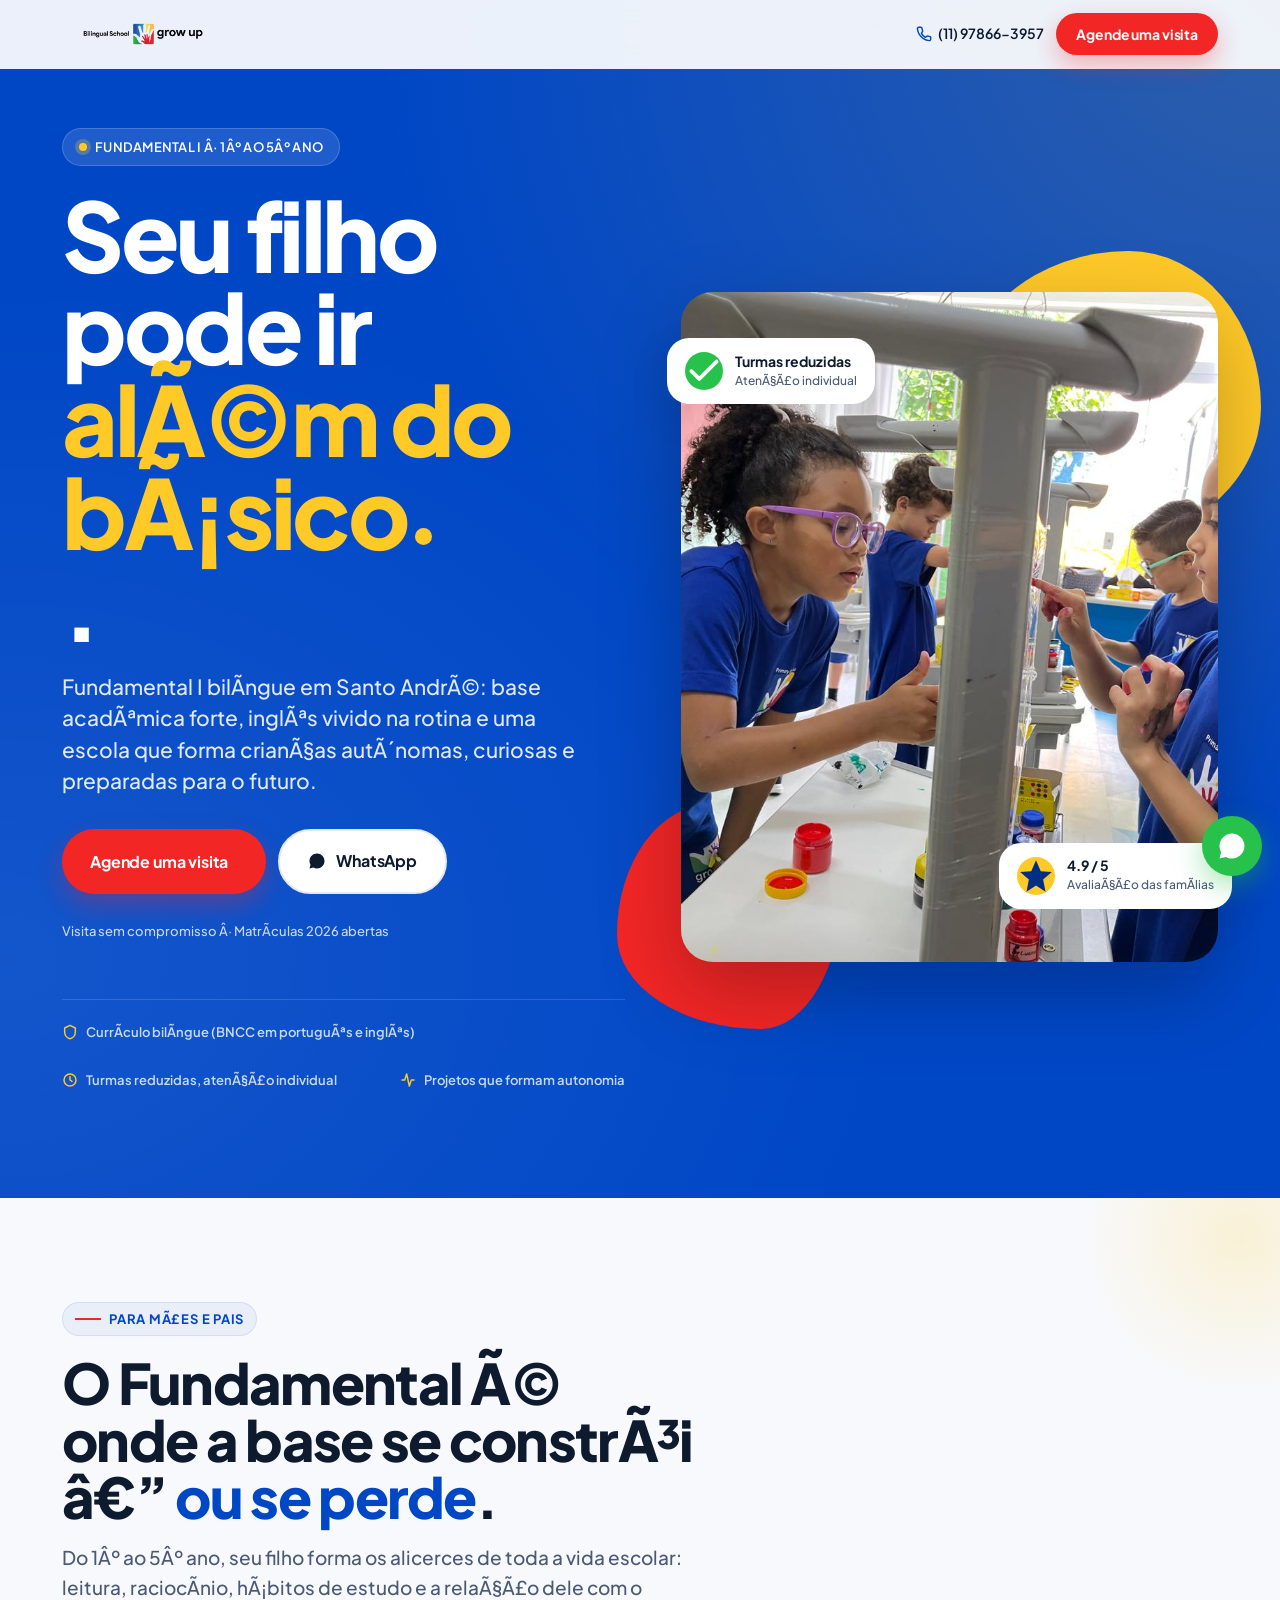
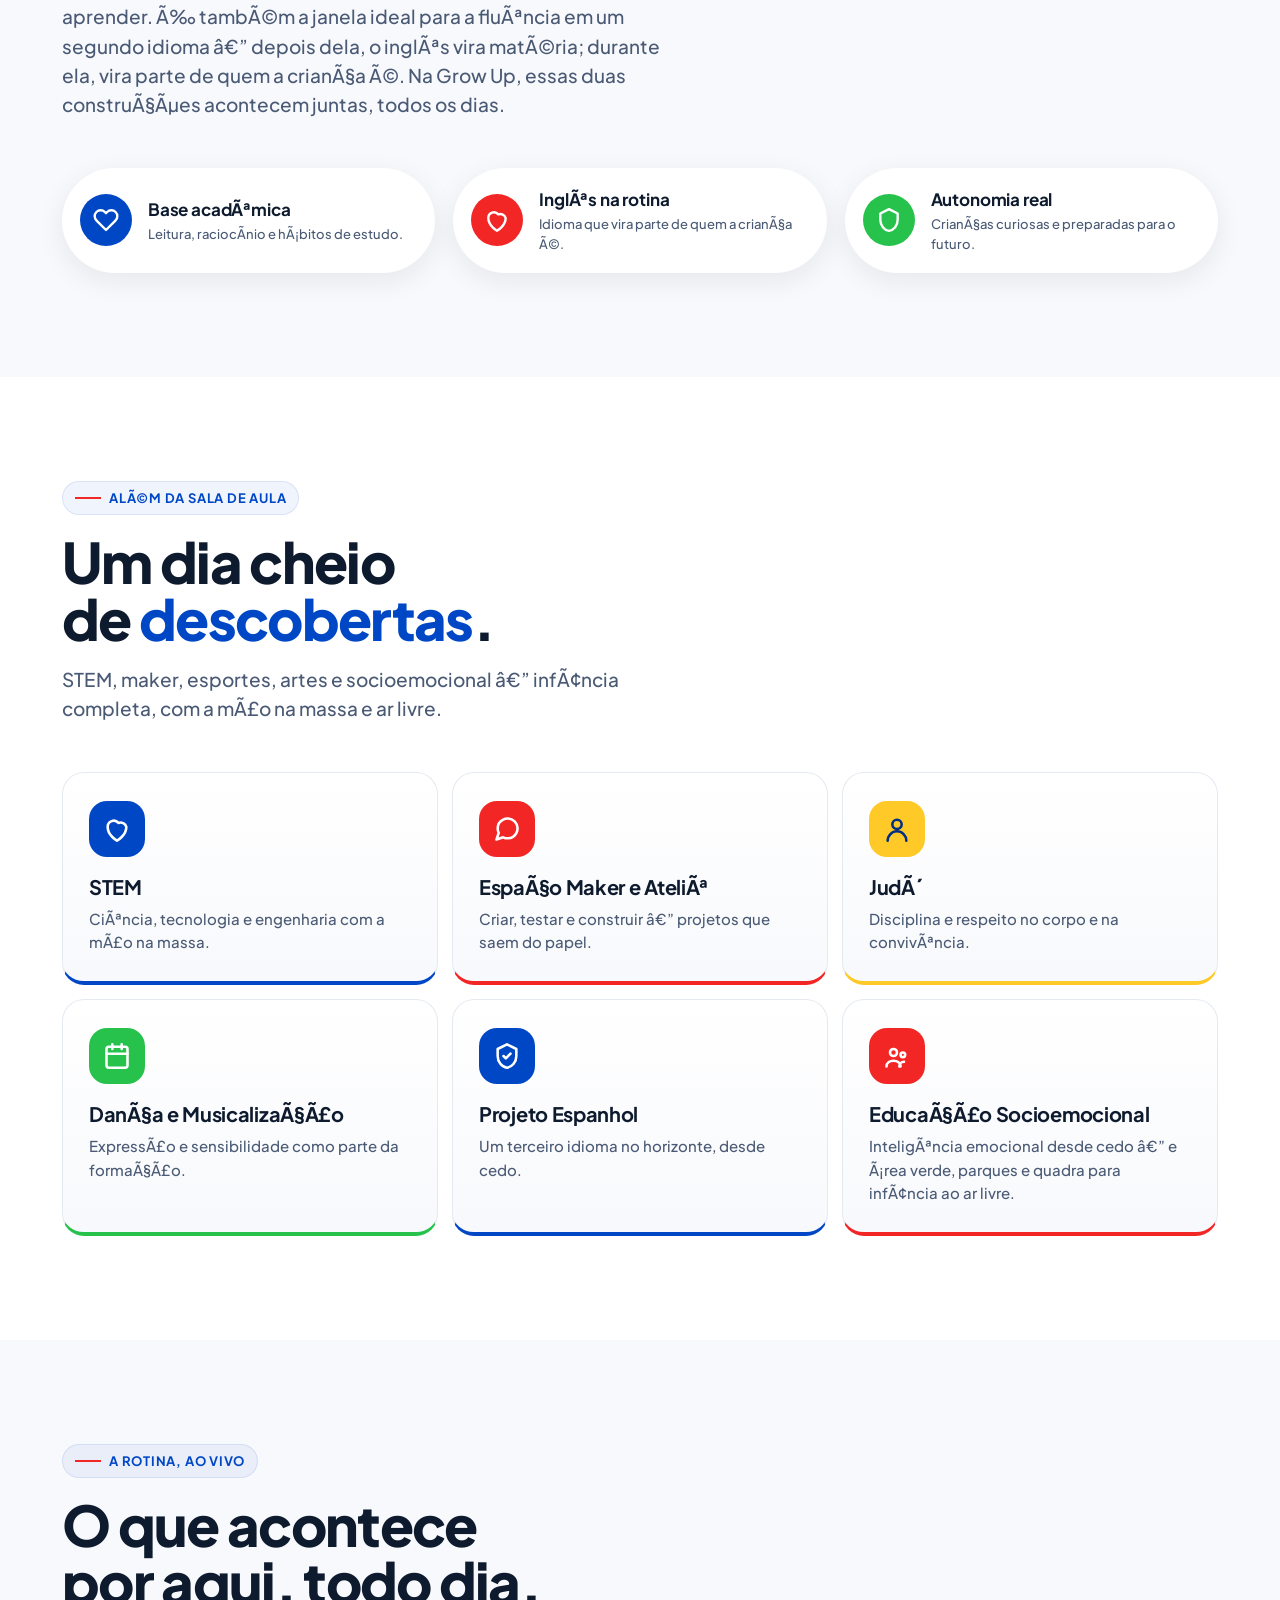
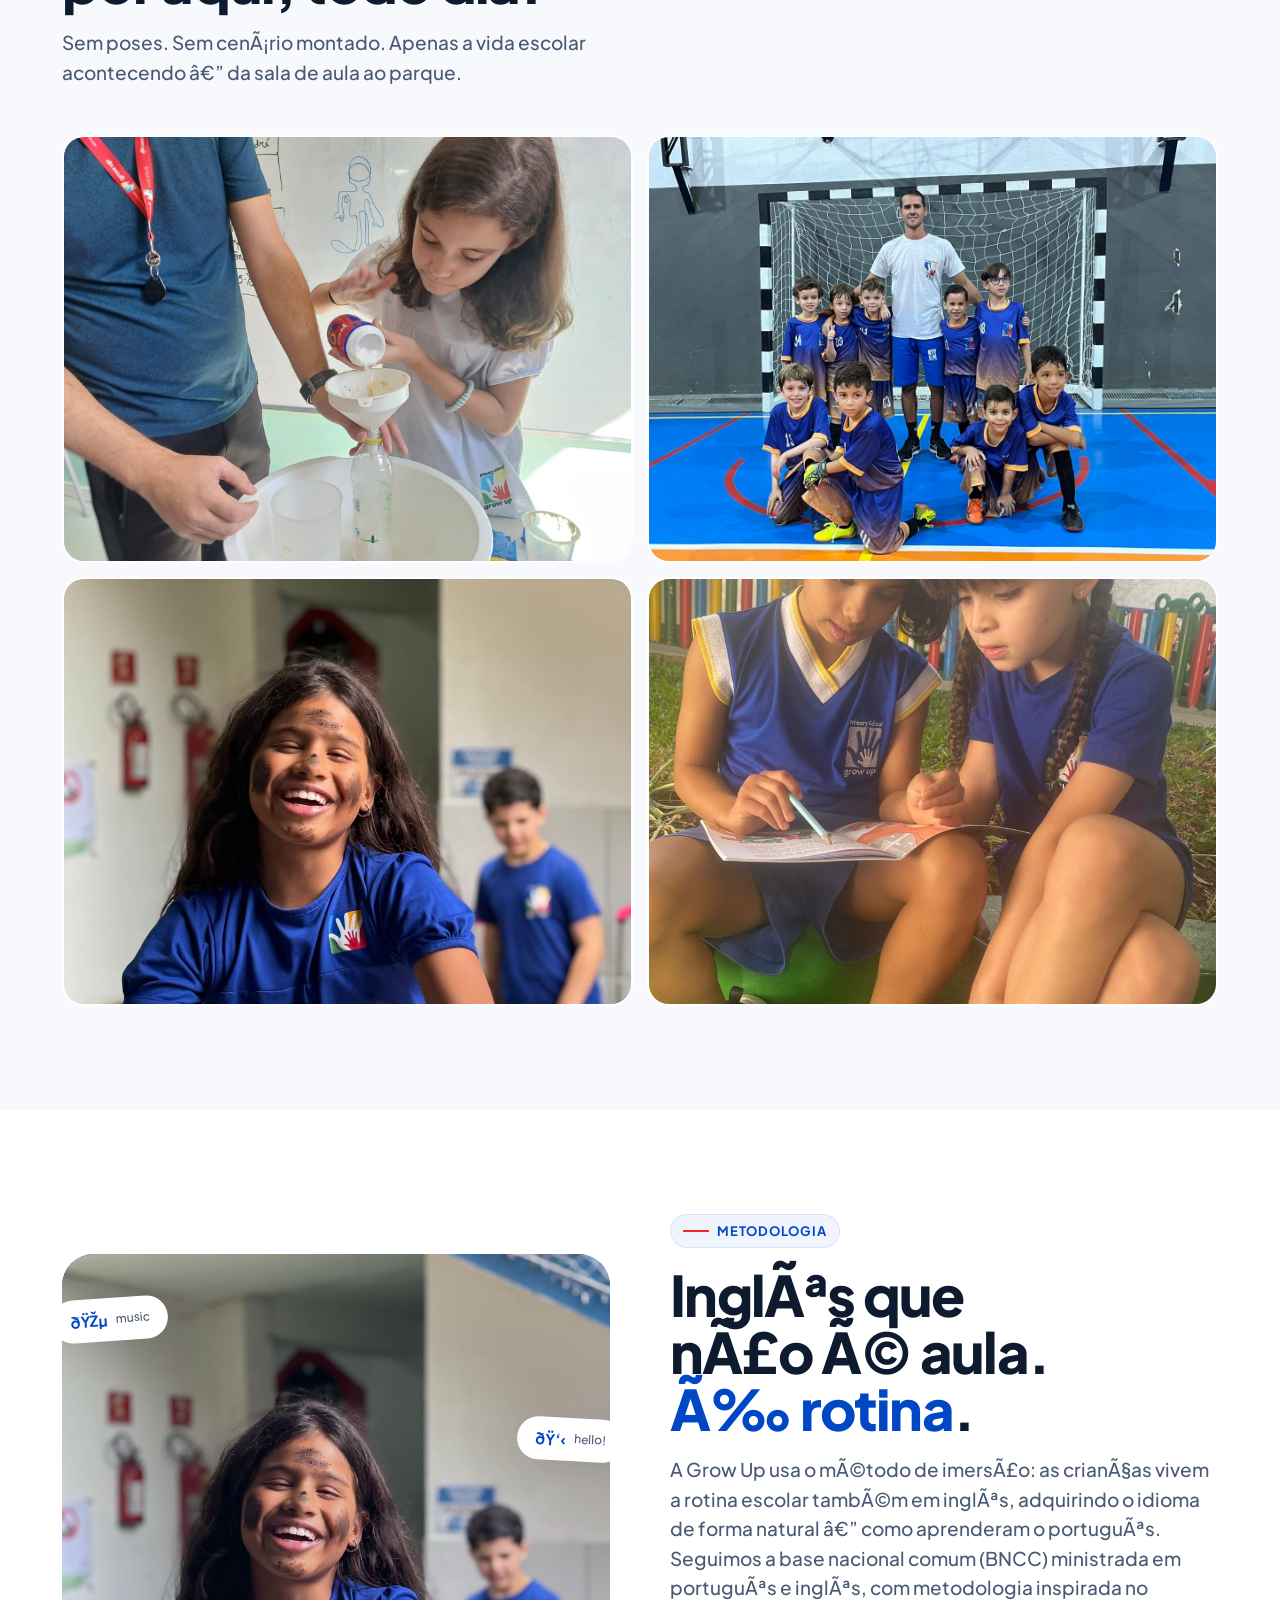
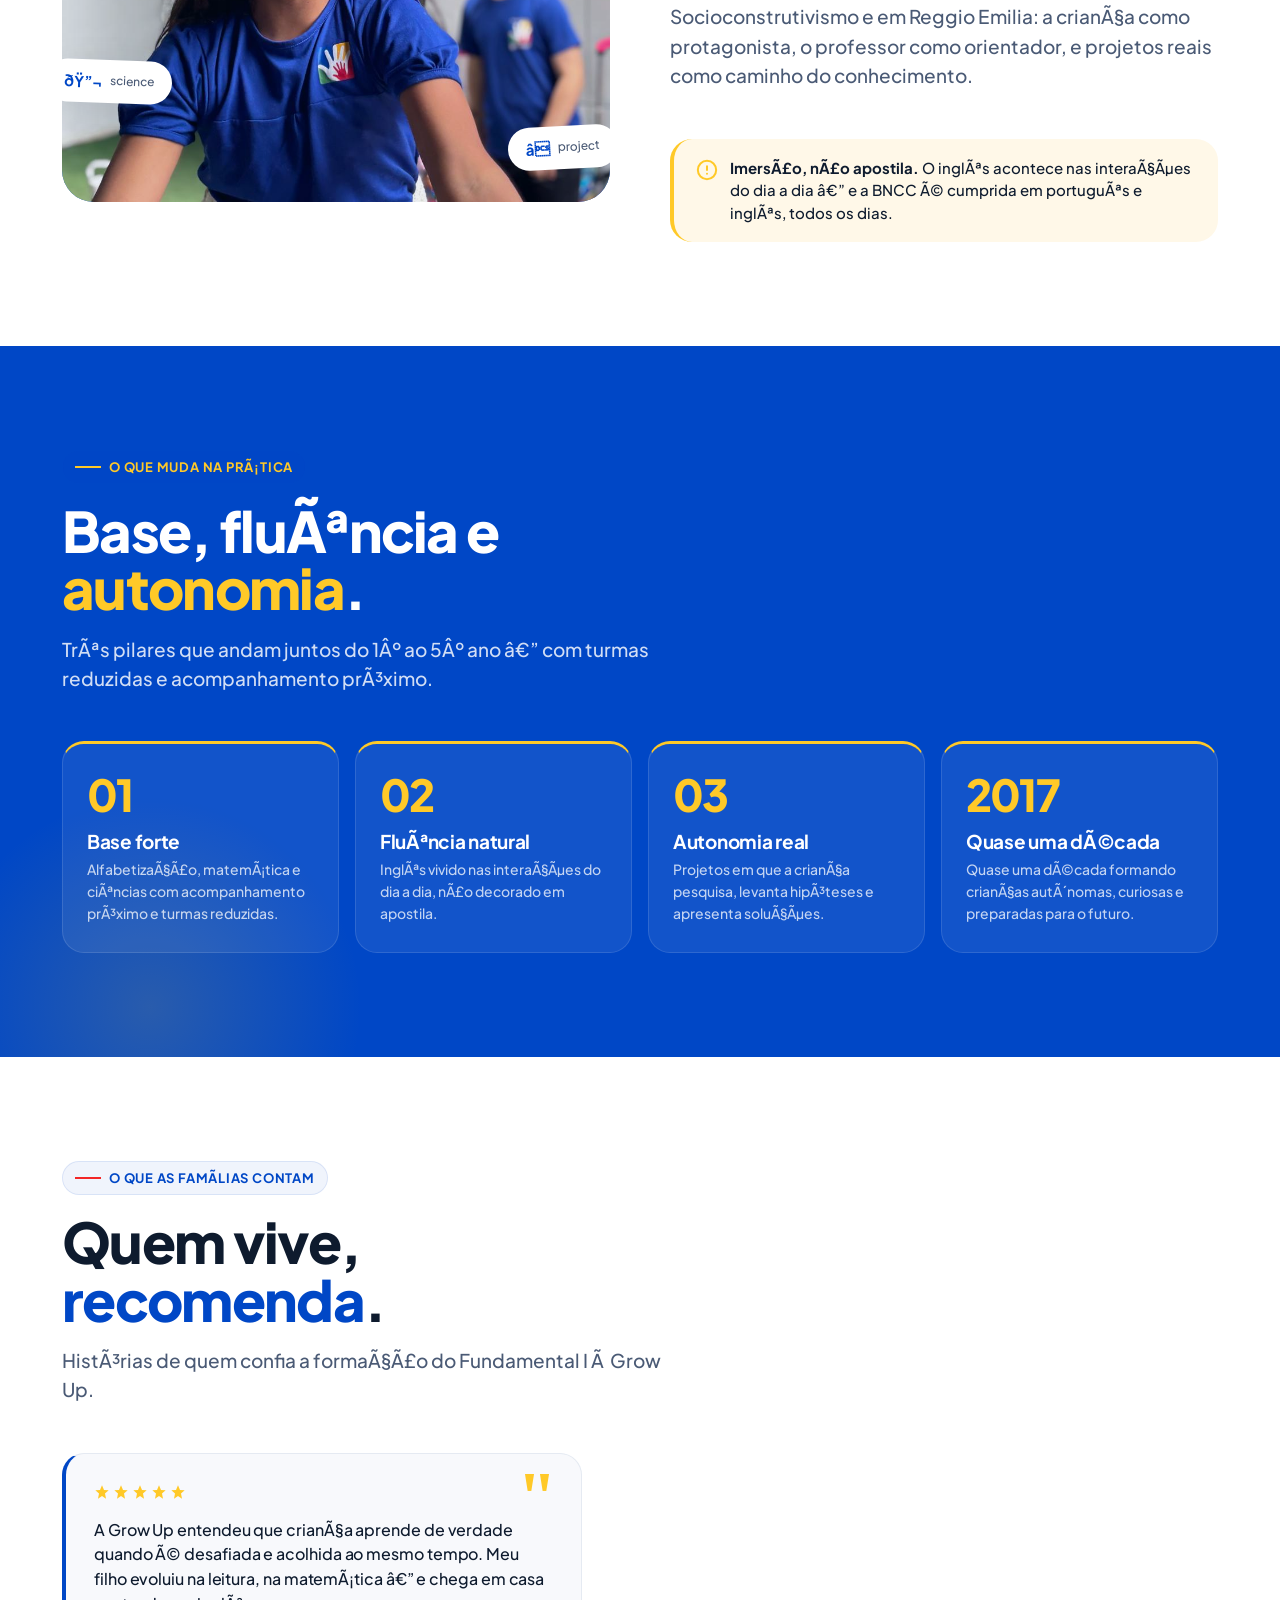
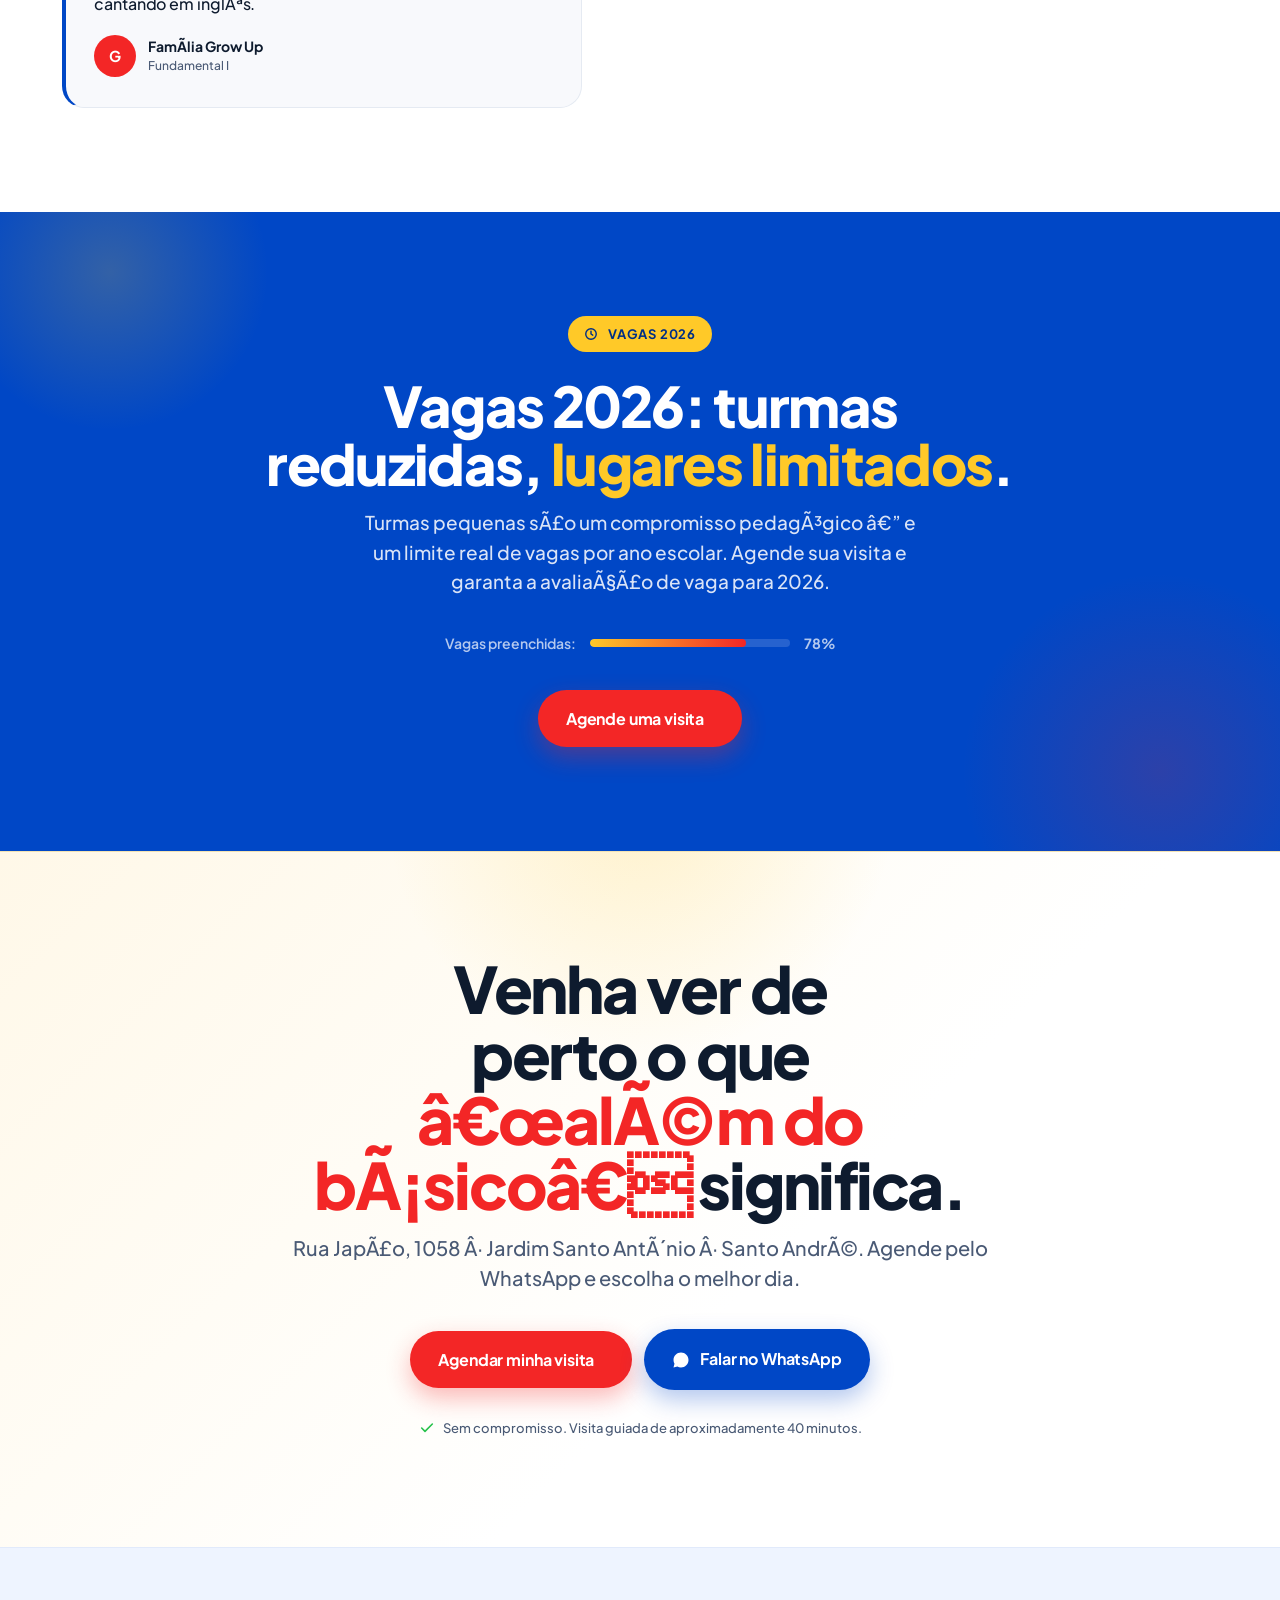
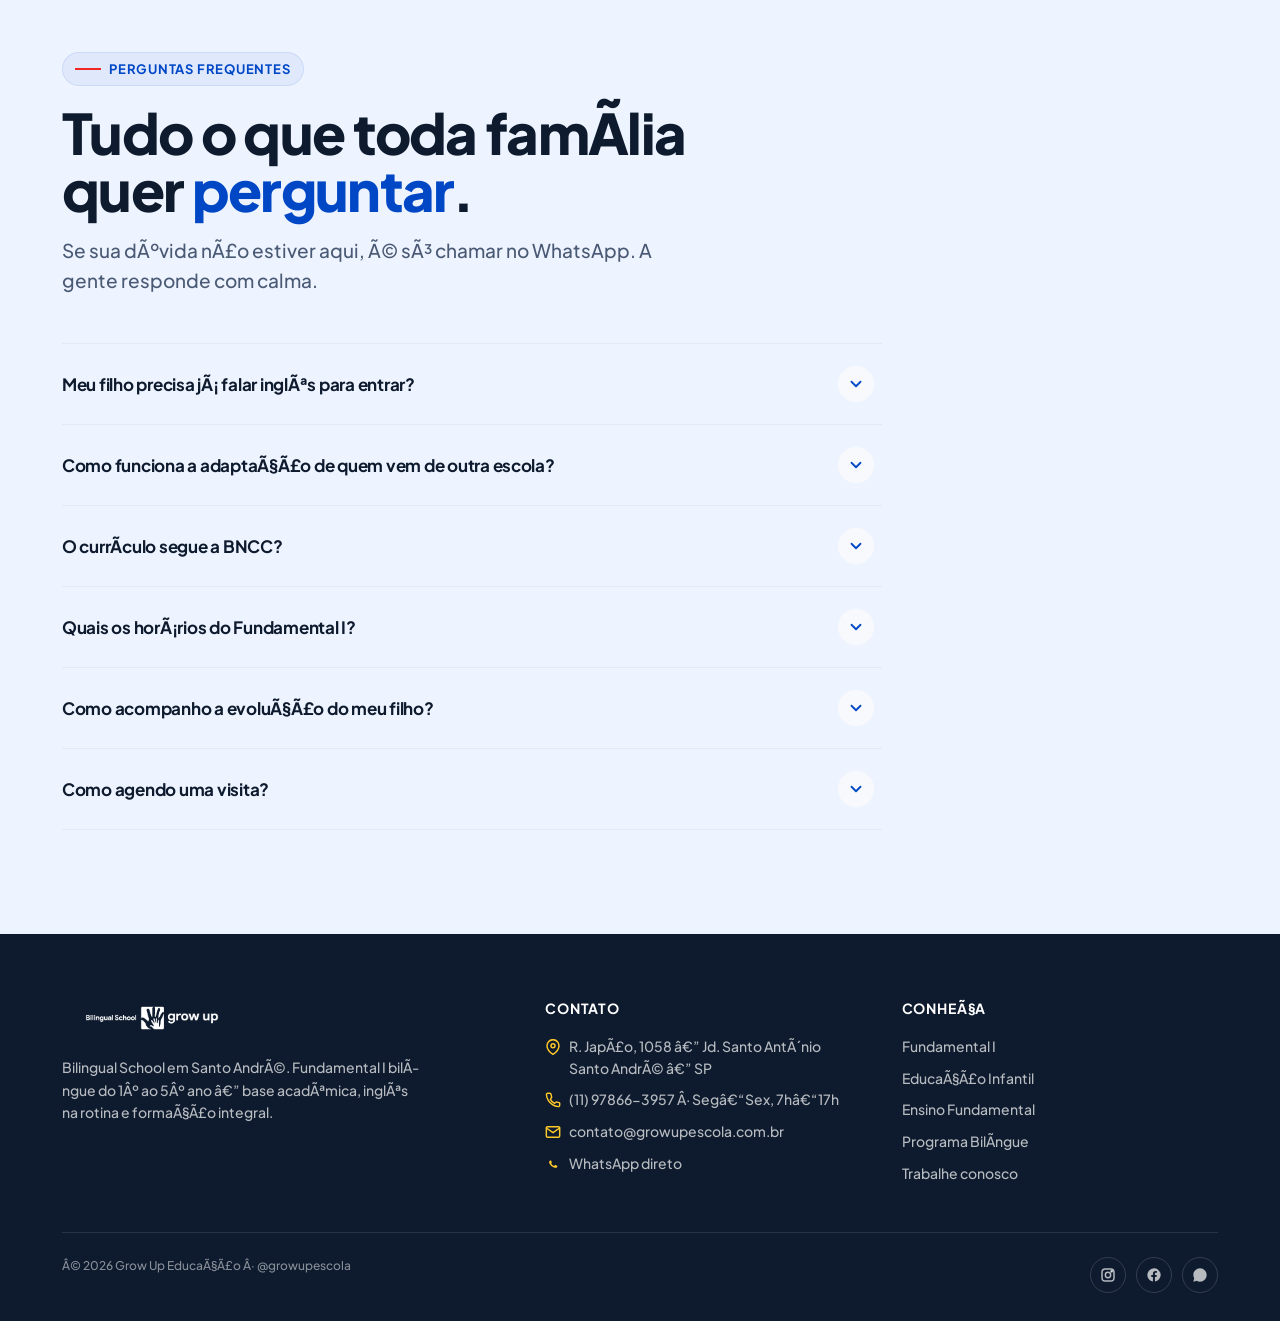
<file: fundamental1/index.html>
<!DOCTYPE html>
<html lang="pt-BR">
<head>
<!-- Google Tag Manager -->
<script>
(function(w,d,s,l,i){w[l]=w[l]||[];w[l].push({'gtm.start':
new Date().getTime(),event:'gtm.js'});var f=d.getElementsByTagName(s)[0],
j=d.createElement(s),dl=l!='dataLayer'?'&l='+l:'';j.async=true;j.src=
'https://www.googletagmanager.com/gtm.js?id=GTM-KFXG92WC'+dl;f.parentNode.insertBefore(j,f);
})(window,document,'script','dataLayer','GTM-KFXG92WC');
</script>
<!-- End Google Tag Manager -->
<!-- Google tag (gtag.js) -->
<script async src="https://www.googletagmanager.com/gtag/js?id=GT-5TQW3GGR"></script>
<script>
  window.dataLayer = window.dataLayer || [];
  function gtag(){dataLayer.push(arguments);}
  gtag('js', new Date());

  gtag('config', 'GT-5TQW3GGR');
  gtag('config', 'AW-18125157953');
</script>
<!-- Meta Pixel Code -->
<script>
!function(f,b,e,v,n,t,s)
{if(f.fbq)return;n=f.fbq=function(){n.callMethod?
n.callMethod.apply(n,arguments):n.queue.push(arguments)};
if(!f._fbq)f._fbq=n;n.push=n;n.loaded=!0;n.version='2.0';
n.queue=[];t=b.createElement(e);t.async=!0;
t.src=v;s=b.getElementsByTagName(e)[0];
s.parentNode.insertBefore(t,s)}(window, document,'script',
'https://connect.facebook.net/en_US/fbevents.js');
fbq('init', '1668824130836343');
fbq('track', 'PageView');
</script>
<noscript><img height="1" width="1" style="display:none"
src="https://www.facebook.com/tr?id=1668824130836343&ev=PageView&noscript=1"
/></noscript>
<!-- End Meta Pixel Code -->
<meta charset="UTF-8">
<meta name="viewport" content="width=device-width, initial-scale=1.0">
<title>Grow Up — Fundamental I | Seu filho pode ir além do básico</title>
<meta name="description" content="Fundamental I bilíngue em Santo André: base acadêmica forte, inglês vivido na rotina e uma escola que forma crianças autônomas, curiosas e preparadas para o futuro.">
<meta property="og:title" content="Grow Up — Fundamental I | Seu filho pode ir além do básico">
<meta property="og:description" content="Fundamental I bilíngue em Santo André: base acadêmica forte, inglês vivido na rotina e uma escola que forma crianças autônomas, curiosas e preparadas para o futuro.">
<meta property="og:type" content="website">
<meta property="og:locale" content="pt_BR">
<meta name="twitter:card" content="summary_large_image">
<meta name="twitter:title" content="Grow Up — Fundamental I | Seu filho pode ir além do básico">
<meta name="twitter:description" content="Fundamental I bilíngue em Santo André: base acadêmica forte, inglês vivido na rotina e uma escola que forma crianças autônomas, curiosas e preparadas para o futuro.">
<link rel="preconnect" href="https://fonts.googleapis.com">
<link rel="preconnect" href="https://fonts.gstatic.com" crossorigin>
<link href="https://fonts.googleapis.com/css2?family=Plus+Jakarta+Sans:wght@400;500;600;700;800&display=swap" rel="stylesheet">
<link rel="stylesheet" href="/fundamental1/styles.css">
</head>
<body>
<!-- Google Tag Manager (noscript) -->
<noscript>
<iframe src="https://www.googletagmanager.com/ns.html?id=GTM-KFXG92WC"
height="0" width="0" style="display:none;visibility:hidden"></iframe>
</noscript>
<!-- End Google Tag Manager (noscript) -->

<!-- ============ HEADER ============ -->
<header class="header">
  <div class="container header-inner">
    <a class="header-logo" href="#top" aria-label="Grow Up — Bilingual School">
      <img src="../images/logo.png" alt="Grow Up">
    </a>
    <div class="header-cta">
      <a class="phone-link" href="tel:+5511978663957">
        <svg viewBox="0 0 24 24" fill="none" stroke="currentColor" stroke-width="2.2" stroke-linecap="round" stroke-linejoin="round"><path d="M22 16.92v3a2 2 0 0 1-2.18 2 19.79 19.79 0 0 1-8.63-3.07 19.5 19.5 0 0 1-6-6 19.79 19.79 0 0 1-3.07-8.67A2 2 0 0 1 4.11 2h3a2 2 0 0 1 2 1.72c.13 1.05.37 2.07.72 3.06a2 2 0 0 1-.45 2.11L8.09 10.91a16 16 0 0 0 6 6l2.02-1.27a2 2 0 0 1 2.11-.45c.99.35 2.01.59 3.06.72A2 2 0 0 1 22 16.92z"/></svg>
        (11) 97866-3957
      </a>
      <button class="btn btn-primary btn-sm" data-open-modal>Agende uma visita</button>
    </div>
  </div>
</header>

<!-- ============ HERO ============ -->
<section class="hero" id="top">
  <div class="container">
    <div class="hero-grid">
      <div class="hero-text">
        <span class="hero-eyebrow reveal"><span class="dot"></span> FUNDAMENTAL I · 1º AO 5º ANO</span>

        <h1 class="reveal reveal-d1">Seu filho pode ir<br><span class="accent">além do básico</span>.</h1>

        <p class="lead reveal reveal-d2">Fundamental I bilíngue em Santo André: base acadêmica forte, inglês vivido na rotina e uma escola que forma crianças autônomas, curiosas e preparadas para o futuro.</p>

        <div class="hero-ctas reveal reveal-d3">
          <button class="btn btn-primary" data-open-modal>
            Agende uma visita
            <svg viewBox="0 0 24 24" fill="none" stroke="currentColor" stroke-width="2.4" stroke-linecap="round" stroke-linejoin="round"><path d="M5 12h14M13 5l7 7-7 7"/></svg>
          </button>
          <a class="btn btn-ghost btn-wa" data-wa data-wa-msg="Oi! Vim pela página do Fundamental I e quero informações sobre matrículas do 1º ao 5º ano 📚">
            <svg viewBox="0 0 24 24" fill="currentColor"><path d="M17.5 14.4c-.3-.1-1.7-.8-2-.9s-.5-.1-.7.1c-.2.3-.8.9-.9 1.1-.2.2-.3.2-.6.1-.3-.1-1.2-.5-2.3-1.4-.9-.8-1.4-1.7-1.6-2-.2-.3 0-.5.1-.6.1-.1.3-.3.4-.5.1-.2.2-.3.3-.5.1-.2 0-.4 0-.5s-.7-1.6-.9-2.2c-.2-.6-.5-.5-.7-.5h-.6c-.2 0-.5.1-.8.4-.3.3-1 1-1 2.4s1.1 2.8 1.2 3c.1.2 2.1 3.3 5.2 4.6 2.6 1.1 3.1.8 3.7.8.6 0 1.7-.7 2-1.4.2-.7.2-1.3.2-1.4-.1-.1-.3-.2-.6-.3zM12 2C6.5 2 2 6.5 2 12c0 1.8.5 3.4 1.3 4.9L2 22l5.2-1.3c1.4.8 3 1.3 4.8 1.3 5.5 0 10-4.5 10-10S17.5 2 12 2z"/></svg>
            WhatsApp
          </a>
        </div>

        <div class="hero-scarcity reveal reveal-d4">
          Visita sem compromisso · Matrículas 2026 abertas
        </div>

        <div class="hero-trust">
          <span class="item"><svg viewBox="0 0 24 24" fill="none" stroke="currentColor" stroke-width="2.2" stroke-linecap="round" stroke-linejoin="round"><path d="M12 2 4 6v6c0 5 3.5 9.3 8 10 4.5-.7 8-5 8-10V6l-8-4z"/></svg> Currículo bilíngue (BNCC em português e inglês)</span>
          <span class="item"><svg viewBox="0 0 24 24" fill="none" stroke="currentColor" stroke-width="2.2" stroke-linecap="round" stroke-linejoin="round"><circle cx="12" cy="12" r="9"/><path d="M12 7v5l3 2"/></svg> Turmas reduzidas, atenção individual</span>
          <span class="item"><svg viewBox="0 0 24 24" fill="none" stroke="currentColor" stroke-width="2.2" stroke-linecap="round" stroke-linejoin="round"><path d="M3 12h4l3-9 4 18 3-9h4"/></svg> Projetos que formam autonomia</span>
        </div>
      </div>

      <div class="hero-photo reveal reveal-d2">
        <span class="blob blob-1" aria-hidden="true"></span>
        <span class="blob blob-2" aria-hidden="true"></span>
        <div class="photo-frame">
          <img src="../images/fundamental1/Hero.jpg" alt="Crianças do Fundamental I Grow Up" width="900" height="1125" fetchpriority="high">
        </div>
        <div class="badge-card badge-top">
          <span class="badge-icon">
            <svg viewBox="0 0 24 24" fill="none" stroke="currentColor" stroke-width="2.4" stroke-linecap="round" stroke-linejoin="round"><path d="M20 6 9 17l-5-5"/></svg>
          </span>
          <div><strong>Turmas reduzidas</strong><span>Atenção individual</span></div>
        </div>
        <div class="badge-card badge-bottom">
          <span class="badge-icon" style="background: var(--grow-yellow); color: var(--grow-blue-deep);">
            <svg viewBox="0 0 24 24" fill="currentColor"><path d="M12 2 15 9l7 .5-5.5 4.7L18 22l-6-4-6 4 1.5-7.8L2 9.5 9 9z"/></svg>
          </span>
          <div><strong>4.9 / 5</strong><span>Avaliação das famílias</span></div>
        </div>
      </div>
    </div>
  </div>
</section>

<!-- ============ BLOCO 2 — A DOR / A VIRADA ============ -->
<section class="empathy">
  <div class="container">
    <span class="section-eyebrow reveal">Para mães e pais</span>
    <h2 class="section-title reveal reveal-d1">O Fundamental é onde a base se constrói — <span class="accent">ou se perde</span>.</h2>
    <p class="section-lead reveal reveal-d2">Do 1º ao 5º ano, seu filho forma os alicerces de toda a vida escolar: leitura, raciocínio, hábitos de estudo e a relação dele com o aprender. É também a janela ideal para a fluência em um segundo idioma — depois dela, o inglês vira matéria; durante ela, vira parte de quem a criança é. Na Grow Up, essas duas construções acontecem juntas, todos os dias.</p>

    <div class="empathy-grid">
      <div class="empathy-card c1 reveal reveal-d1">
        <span class="icon-circle">
          <svg viewBox="0 0 24 24" fill="none" stroke="currentColor" stroke-width="2.2" stroke-linecap="round" stroke-linejoin="round"><path d="M20.84 4.61a5.5 5.5 0 0 0-7.78 0L12 5.67l-1.06-1.06a5.5 5.5 0 0 0-7.78 7.78l1.06 1.06L12 21.23l7.78-7.78 1.06-1.06a5.5 5.5 0 0 0 0-7.78z"/></svg>
        </span>
        <div class="label">Base acadêmica<small>Leitura, raciocínio e hábitos de estudo.</small></div>
      </div>
      <div class="empathy-card c2 reveal reveal-d2">
        <span class="icon-circle">
          <svg viewBox="0 0 24 24" fill="none" stroke="currentColor" stroke-width="2.2" stroke-linecap="round" stroke-linejoin="round"><path d="M12 22s-8-4.5-8-11.8a5.2 5.2 0 0 1 9.2-3.4A5.2 5.2 0 0 1 20 10.2C20 17.5 12 22 12 22z"/></svg>
        </span>
        <div class="label">Inglês na rotina<small>Idioma que vira parte de quem a criança é.</small></div>
      </div>
      <div class="empathy-card c3 reveal reveal-d3">
        <span class="icon-circle">
          <svg viewBox="0 0 24 24" fill="none" stroke="currentColor" stroke-width="2.2" stroke-linecap="round" stroke-linejoin="round"><path d="M12 2 4 6v6c0 5 3.5 9.3 8 10 4.5-.7 8-5 8-10V6l-8-4z"/></svg>
        </span>
        <div class="label">Autonomia real<small>Crianças curiosas e preparadas para o futuro.</small></div>
      </div>
    </div>
  </div>
</section>

<!-- ============ BLOCO 3 — ALÉM DA SALA DE AULA ============ -->
<section class="safety">
  <div class="container">
    <span class="section-eyebrow reveal">Além da sala de aula</span>
    <h2 class="section-title reveal reveal-d1">Um dia cheio de <span class="accent">descobertas</span>.</h2>
    <p class="section-lead reveal reveal-d2">STEM, maker, esportes, artes e socioemocional — infância completa, com a mão na massa e ar livre.</p>

    <div class="safety-grid">
      <div class="safety-card t-blue reveal reveal-d1">
        <div class="ico"><svg viewBox="0 0 24 24" fill="none" stroke="currentColor" stroke-width="2.2" stroke-linecap="round" stroke-linejoin="round"><path d="M12 22s-8-4.5-8-11.8a5.2 5.2 0 0 1 9.2-3.4A5.2 5.2 0 0 1 20 10.2C20 17.5 12 22 12 22z"/></svg></div>
        <h3>STEM</h3>
        <p>Ciência, tecnologia e engenharia com a mão na massa.</p>
      </div>
      <div class="safety-card t-red reveal reveal-d2">
        <div class="ico"><svg viewBox="0 0 24 24" fill="none" stroke="currentColor" stroke-width="2.2" stroke-linecap="round" stroke-linejoin="round"><path d="M21 11.5a8.38 8.38 0 0 1-.9 3.8 8.5 8.5 0 0 1-7.6 4.7 8.38 8.38 0 0 1-3.8-.9L3 21l1.9-5.7a8.38 8.38 0 0 1-.9-3.8 8.5 8.5 0 0 1 4.7-7.6 8.38 8.38 0 0 1 3.8-.9h.5a8.48 8.48 0 0 1 8 8v.5z"/></svg></div>
        <h3>Espaço Maker e Ateliê</h3>
        <p>Criar, testar e construir — projetos que saem do papel.</p>
      </div>
      <div class="safety-card t-yellow reveal reveal-d3">
        <div class="ico"><svg viewBox="0 0 24 24" fill="none" stroke="currentColor" stroke-width="2.2" stroke-linecap="round" stroke-linejoin="round"><circle cx="12" cy="8" r="4"/><path d="M4 22c0-4.4 3.6-8 8-8s8 3.6 8 8"/></svg></div>
        <h3>Judô</h3>
        <p>Disciplina e respeito no corpo e na convivência.</p>
      </div>
      <div class="safety-card t-green reveal reveal-d1">
        <div class="ico"><svg viewBox="0 0 24 24" fill="none" stroke="currentColor" stroke-width="2.2" stroke-linecap="round" stroke-linejoin="round"><rect x="3" y="4" width="18" height="18" rx="2"/><path d="M16 2v4M8 2v4M3 10h18"/></svg></div>
        <h3>Dança e Musicalização</h3>
        <p>Expressão e sensibilidade como parte da formação.</p>
      </div>
      <div class="safety-card t-blue reveal reveal-d2">
        <div class="ico"><svg viewBox="0 0 24 24" fill="none" stroke="currentColor" stroke-width="2.2" stroke-linecap="round" stroke-linejoin="round"><path d="M12 2 4 6v6c0 5 3.5 9.3 8 10 4.5-.7 8-5 8-10V6l-8-4z"/><path d="m9 12 2 2 4-4"/></svg></div>
        <h3>Projeto Espanhol</h3>
        <p>Um terceiro idioma no horizonte, desde cedo.</p>
      </div>
      <div class="safety-card t-red reveal reveal-d3">
        <div class="ico"><svg viewBox="0 0 24 24" fill="none" stroke="currentColor" stroke-width="2.2" stroke-linecap="round" stroke-linejoin="round"><circle cx="9" cy="9" r="3"/><circle cx="17" cy="11" r="2"/><path d="M3 21c0-3 2.7-5 6-5s6 2 6 5M14 21c0-2.2 1.6-4 4-4"/></svg></div>
        <h3>Educação Socioemocional</h3>
        <p>Inteligência emocional desde cedo — e área verde, parques e quadra para infância ao ar livre.</p>
      </div>
    </div>
  </div>
</section>

<!-- ============ BLOCO 4 — GALERIA ============ -->
<section class="gallery">
  <div class="container">
    <span class="section-eyebrow reveal">A rotina, ao vivo</span>
    <h2 class="section-title reveal reveal-d1">O que acontece<br>por aqui, todo dia.</h2>
    <p class="section-lead reveal reveal-d2">Sem poses. Sem cenário montado. Apenas a vida escolar acontecendo — da sala de aula ao parque.</p>

    <!-- PLACEHOLDER FOTOS: só há 4 imagens distintas no acervo; pedir à escola +2 para fechar grade de 6 sem repetir. -->
    <div class="gallery-grid">
      <div class="gallery-tile t1 reveal reveal-d1">
        <img src="../images/fundamental1/Galeria1.jpg" alt="Sala do Fundamental I Grow Up" loading="lazy">
        <span class="gallery-caption">Projetos com a mão na massa</span>
      </div>
      <div class="gallery-tile t2 reveal reveal-d2">
        <img src="../images/fundamental1/Galeria2.jpg" alt="Atividades no Fundamental I Grow Up" loading="lazy">
        <span class="gallery-caption">Cada descoberta, celebrada</span>
      </div>
      <div class="gallery-tile t3 reveal reveal-d1">
        <img src="../images/fundamental1/Galeria3.jpg" alt="Ambiente do Fundamental I Grow Up" loading="lazy">
        <span class="gallery-caption">Manhã de sol no parque</span>
      </div>
      <div class="gallery-tile t4 reveal reveal-d2">
        <img src="../images/fundamental1/Galeria4.jpg" alt="Crianças no Fundamental I Grow Up" loading="lazy">
        <span class="gallery-caption">Hora da leitura</span>
      </div>
    </div>
  </div>
</section>

<!-- ============ BLOCO 5 — COMO FUNCIONA (METODOLOGIA) ============ -->
<section class="english">
  <div class="container">
    <div class="english-grid">
      <div class="english-visual reveal">
        <img src="../images/fundamental1/Galeria3.jpg" alt="Metodologia bilíngue do Fundamental I Grow Up" loading="lazy">
        <span class="english-word-bubble b1">🎵 <small>music</small></span>
        <span class="english-word-bubble b2">👋 <small>hello!</small></span>
        <span class="english-word-bubble b3">🔬 <small>science</small></span>
        <span class="english-word-bubble b4">⭐ <small>project</small></span>
      </div>

      <div>
        <span class="section-eyebrow reveal">Metodologia</span>
        <h2 class="section-title reveal reveal-d1">Inglês que não é aula.<br><span class="accent">É rotina</span>.</h2>
        <p class="section-lead reveal reveal-d2">A Grow Up usa o método de imersão: as crianças vivem a rotina escolar também em inglês, adquirindo o idioma de forma natural — como aprenderam o português. Seguimos a base nacional comum (BNCC) ministrada em português e inglês, com metodologia inspirada no Socioconstrutivismo e em Reggio Emilia: a criança como protagonista, o professor como orientador, e projetos reais como caminho do conhecimento.</p>

        <div class="english-note reveal reveal-d3">
          <svg viewBox="0 0 24 24" fill="none" stroke="currentColor" stroke-width="2.2" stroke-linecap="round" stroke-linejoin="round"><circle cx="12" cy="12" r="10"/><path d="M12 8v4M12 16h.01"/></svg>
          <p><strong>Imersão, não apostila.</strong> O inglês acontece nas interações do dia a dia — e a BNCC é cumprida em português e inglês, todos os dias.</p>
        </div>
      </div>
    </div>
  </div>
</section>

<!-- ============ BLOCO 6 — DIFERENCIAL (3 CARDS METODOLOGIA) ============ -->
<section class="differential">
  <div class="container">
    <span class="section-eyebrow reveal">O que muda na prática</span>
    <h2 class="section-title reveal reveal-d1">Base, fluência e<br><span class="accent-yellow">autonomia</span>.</h2>
    <p class="section-lead reveal reveal-d2">Três pilares que andam juntos do 1º ao 5º ano — com turmas reduzidas e acompanhamento próximo.</p>

    <div class="diff-grid">
      <div class="diff-card reveal reveal-d1">
        <div class="big-number">01</div>
        <h4>Base forte</h4>
        <p>Alfabetização, matemática e ciências com acompanhamento próximo e turmas reduzidas.</p>
      </div>
      <div class="diff-card reveal reveal-d2">
        <div class="big-number">02</div>
        <h4>Fluência natural</h4>
        <p>Inglês vivido nas interações do dia a dia, não decorado em apostila.</p>
      </div>
      <div class="diff-card reveal reveal-d3">
        <div class="big-number">03</div>
        <h4>Autonomia real</h4>
        <p>Projetos em que a criança pesquisa, levanta hipóteses e apresenta soluções.</p>
      </div>
      <div class="diff-card reveal reveal-d4">
        <div class="big-number">2017</div>
        <h4>Quase uma década</h4>
        <p>Quase uma década formando crianças autônomas, curiosas e preparadas para o futuro.</p>
      </div>
    </div>
  </div>
</section>

<!-- ============ BLOCO 7 — PROVA SOCIAL ============ -->
<section class="testimonials">
  <div class="container">
    <span class="section-eyebrow reveal">O que as famílias contam</span>
    <h2 class="section-title reveal reveal-d1">Quem vive,<br><span class="accent">recomenda</span>.</h2>
    <p class="section-lead reveal reveal-d2">Histórias de quem confia a formação do Fundamental I à Grow Up.</p>

    <div class="testi-grid">
      <!-- PLACEHOLDER: 1 card temporário. Cobrar da Sheila 3 depoimentos reais de famílias do Fundamental I, com nome. -->
      <div class="testi-card reveal reveal-d1">
        <span class="quote-mark">"</span>
        <span class="stars" aria-label="5 estrelas">
          <svg viewBox="0 0 24 24" fill="currentColor"><path d="M12 2 15 9l7 .5-5.5 4.7L18 22l-6-4-6 4 1.5-7.8L2 9.5 9 9z"/></svg>
          <svg viewBox="0 0 24 24" fill="currentColor"><path d="M12 2 15 9l7 .5-5.5 4.7L18 22l-6-4-6 4 1.5-7.8L2 9.5 9 9z"/></svg>
          <svg viewBox="0 0 24 24" fill="currentColor"><path d="M12 2 15 9l7 .5-5.5 4.7L18 22l-6-4-6 4 1.5-7.8L2 9.5 9 9z"/></svg>
          <svg viewBox="0 0 24 24" fill="currentColor"><path d="M12 2 15 9l7 .5-5.5 4.7L18 22l-6-4-6 4 1.5-7.8L2 9.5 9 9z"/></svg>
          <svg viewBox="0 0 24 24" fill="currentColor"><path d="M12 2 15 9l7 .5-5.5 4.7L18 22l-6-4-6 4 1.5-7.8L2 9.5 9 9z"/></svg>
        </span>
        <blockquote>A Grow Up entendeu que criança aprende de verdade quando é desafiada e acolhida ao mesmo tempo. Meu filho evoluiu na leitura, na matemática — e chega em casa cantando em inglês.</blockquote>
        <div class="author">
          <div class="avatar av-1">G</div>
          <div>
            <div class="author-name">Família Grow Up</div>
            <div class="author-role">Fundamental I</div>
          </div>
        </div>
      </div>
    </div>
  </div>
</section>

<!-- ============ BLOCO 8 — SCARCITY / URGÊNCIA ============ -->
<section class="scarcity">
  <div class="container">
    <div class="inner">
      <span class="scarcity-eyebrow reveal">
        <svg viewBox="0 0 24 24" width="14" height="14" fill="none" stroke="currentColor" stroke-width="2.4" stroke-linecap="round" stroke-linejoin="round"><circle cx="12" cy="12" r="9"/><path d="M12 7v5l3 2"/></svg>
        Vagas 2026
      </span>
      <h2 class="reveal reveal-d1">Vagas 2026: turmas reduzidas, <span class="accent">lugares limitados</span>.</h2>
      <p class="reveal reveal-d2">Turmas pequenas são um compromisso pedagógico — e um limite real de vagas por ano escolar. Agende sua visita e garanta a avaliação de vaga para 2026.</p>
      <div class="scarcity-meter reveal reveal-d3">
        <span>Vagas preenchidas:</span>
        <span class="meter-bar"></span>
        <span><strong>78%</strong></span>
      </div>
      <div class="reveal reveal-d4">
        <button class="btn btn-primary" data-open-modal>
          Agende uma visita
          <svg viewBox="0 0 24 24" fill="none" stroke="currentColor" stroke-width="2.4" stroke-linecap="round" stroke-linejoin="round"><path d="M5 12h14M13 5l7 7-7 7"/></svg>
        </button>
      </div>
    </div>
  </div>
</section>

<!-- ============ BLOCO 10 — CTA FINAL ============ -->
<section class="cta-final">
  <div class="container">
    <div class="inner">
      <h2 class="reveal">Venha ver de perto o que<br><span class="accent">“além do básico”</span> significa.</h2>
      <p class="reveal reveal-d1">Rua Japão, 1058 · Jardim Santo Antônio · Santo André. Agende pelo WhatsApp e escolha o melhor dia.</p>
      <div class="ctas reveal reveal-d2">
        <button class="btn btn-primary" data-open-modal>
          Agendar minha visita
          <svg viewBox="0 0 24 24" fill="none" stroke="currentColor" stroke-width="2.4" stroke-linecap="round" stroke-linejoin="round"><path d="M5 12h14M13 5l7 7-7 7"/></svg>
        </button>
        <a class="btn btn-secondary btn-wa" data-wa>
          <svg viewBox="0 0 24 24" fill="currentColor"><path d="M17.5 14.4c-.3-.1-1.7-.8-2-.9s-.5-.1-.7.1c-.2.3-.8.9-.9 1.1-.2.2-.3.2-.6.1-.3-.1-1.2-.5-2.3-1.4-.9-.8-1.4-1.7-1.6-2-.2-.3 0-.5.1-.6.1-.1.3-.3.4-.5.1-.2.2-.3.3-.5.1-.2 0-.4 0-.5s-.7-1.6-.9-2.2c-.2-.6-.5-.5-.7-.5h-.6c-.2 0-.5.1-.8.4-.3.3-1 1-1 2.4s1.1 2.8 1.2 3c.1.2 2.1 3.3 5.2 4.6 2.6 1.1 3.1.8 3.7.8.6 0 1.7-.7 2-1.4.2-.7.2-1.3.2-1.4-.1-.1-.3-.2-.6-.3zM12 2C6.5 2 2 6.5 2 12c0 1.8.5 3.4 1.3 4.9L2 22l5.2-1.3c1.4.8 3 1.3 4.8 1.3 5.5 0 10-4.5 10-10S17.5 2 12 2z"/></svg>
          Falar no WhatsApp
        </a>
      </div>
      <div class="mini-trust reveal reveal-d3">
        <svg viewBox="0 0 24 24" fill="none" stroke="currentColor" stroke-width="2.4" stroke-linecap="round" stroke-linejoin="round"><path d="M20 6 9 17l-5-5"/></svg>
        Sem compromisso. Visita guiada de aproximadamente 40 minutos.
      </div>
    </div>
  </div>
</section>

<!-- ============ BLOCO 9 — FAQ ============ -->
<section class="faq">
  <div class="container">
    <span class="section-eyebrow reveal">Perguntas frequentes</span>
    <h2 class="section-title reveal reveal-d1">Tudo o que toda família<br>quer <span class="accent">perguntar</span>.</h2>
    <p class="section-lead reveal reveal-d2">Se sua dúvida não estiver aqui, é só chamar no WhatsApp. A gente responde com calma.</p>

    <div class="faq-list reveal reveal-d1">
      <details class="faq-item">
        <summary>Meu filho precisa já falar inglês para entrar?<span class="chev"><svg viewBox="0 0 24 24" fill="none" stroke="currentColor" stroke-width="2.4" stroke-linecap="round" stroke-linejoin="round"><path d="m6 9 6 6 6-6"/></svg></span></summary>
        <div class="answer">Não. O método de imersão foi desenhado para crianças que chegam sem nenhum inglês — a adaptação ao idioma acontece naturalmente, no ritmo de cada uma.</div>
      </details>
      <details class="faq-item">
        <summary>Como funciona a adaptação de quem vem de outra escola?<span class="chev"><svg viewBox="0 0 24 24" fill="none" stroke="currentColor" stroke-width="2.4" stroke-linecap="round" stroke-linejoin="round"><path d="m6 9 6 6 6-6"/></svg></span></summary>
        <div class="answer">Fazemos uma avaliação diagnóstica acolhedora para conhecer o momento da criança e um plano de adaptação acompanhado pela coordenação, com retorno próximo à família nas primeiras semanas.</div>
      </details>
      <details class="faq-item">
        <summary>O currículo segue a BNCC?<span class="chev"><svg viewBox="0 0 24 24" fill="none" stroke="currentColor" stroke-width="2.4" stroke-linecap="round" stroke-linejoin="round"><path d="m6 9 6 6 6-6"/></svg></span></summary>
        <div class="answer">Sim. A base nacional comum é integralmente cumprida, ministrada em português e inglês, e ampliada com STEM, espanhol, artes e educação socioemocional.</div>
      </details>
      <details class="faq-item">
        <summary>Quais os horários do Fundamental I?<span class="chev"><svg viewBox="0 0 24 24" fill="none" stroke="currentColor" stroke-width="2.4" stroke-linecap="round" stroke-linejoin="round"><path d="m6 9 6 6 6-6"/></svg></span></summary>
        <!-- PLACEHOLDER HORÁRIOS: confirmar com a escola (Sheila) os turnos reais do Fundamental I e substituir o texto abaixo. -->
        <div class="answer">Oferecemos turno da manhã, da tarde e período integral. Os horários exatos variam por turma — na visita confirmamos a grade completa e a disponibilidade para 2026.</div>
      </details>
      <details class="faq-item">
        <summary>Como acompanho a evolução do meu filho?<span class="chev"><svg viewBox="0 0 24 24" fill="none" stroke="currentColor" stroke-width="2.4" stroke-linejoin="round" stroke-linecap="round"><path d="m6 9 6 6 6-6"/></svg></span></summary>
        <div class="answer">Comunicação próxima com a família, devolutivas periódicas da coordenação e professores que conhecem cada aluno pelo nome — turmas reduzidas existem para isso.</div>
      </details>
      <details class="faq-item">
        <summary>Como agendo uma visita?<span class="chev"><svg viewBox="0 0 24 24" fill="none" stroke="currentColor" stroke-width="2.4" stroke-linecap="round" stroke-linejoin="round"><path d="m6 9 6 6 6-6"/></svg></span></summary>
        <div class="answer">Pelo botão do WhatsApp em qualquer ponto desta página. A visita dura cerca de 40 minutos, sem compromisso: você conhece o espaço, a proposta e a equipe.</div>
      </details>
    </div>
  </div>
</section>

<!-- ============ FOOTER ============ -->
<footer class="footer">
  <div class="container">
    <div class="footer-grid">
      <div class="footer-brand">
        <img src="../images/logo.png" alt="Grow Up">
        <p>Bilingual School em Santo André. Fundamental I bilíngue do 1º ao 5º ano — base acadêmica, inglês na rotina e formação integral.</p>
      </div>
      <div>
        <h5>Contato</h5>
        <ul>
          <li><svg viewBox="0 0 24 24" fill="none" stroke="currentColor" stroke-width="2.2" stroke-linecap="round" stroke-linejoin="round"><path d="M21 10c0 7-9 13-9 13s-9-6-9-13a9 9 0 0 1 18 0z"/><circle cx="12" cy="10" r="3"/></svg>R. Japão, 1058 — Jd. Santo Antônio<br><span style="margin-left: 24px; display: block;">Santo André — SP</span></li>
          <li><svg viewBox="0 0 24 24" fill="none" stroke="currentColor" stroke-width="2.2" stroke-linecap="round" stroke-linejoin="round"><path d="M22 16.92v3a2 2 0 0 1-2.18 2 19.79 19.79 0 0 1-8.63-3.07 19.5 19.5 0 0 1-6-6 19.79 19.79 0 0 1-3.07-8.67A2 2 0 0 1 4.11 2h3a2 2 0 0 1 2 1.72c.13 1.05.37 2.07.72 3.06a2 2 0 0 1-.45 2.11L8.09 10.91a16 16 0 0 0 6 6l2.02-1.27a2 2 0 0 1 2.11-.45c.99.35 2.01.59 3.06.72A2 2 0 0 1 22 16.92z"/></svg><a href="tel:+5511978663957">(11) 97866-3957</a> · Seg–Sex, 7h–17h</li>
          <li><svg viewBox="0 0 24 24" fill="none" stroke="currentColor" stroke-width="2.2" stroke-linecap="round" stroke-linejoin="round"><path d="M4 4h16c1.1 0 2 .9 2 2v12c0 1.1-.9 2-2 2H4c-1.1 0-2-.9-2-2V6c0-1.1.9-2 2-2z"/><path d="m22 6-10 7L2 6"/></svg><a href="mailto:contato@growupescola.com.br">contato@growupescola.com.br</a></li>
          <li><svg viewBox="0 0 24 24" fill="currentColor"><path d="M17.5 14.4c-.3-.1-1.7-.8-2-.9s-.5-.1-.7.1c-.2.3-.8.9-.9 1.1-.2.2-.3.2-.6.1-.3-.1-1.2-.5-2.3-1.4-.9-.8-1.4-1.7-1.6-2-.2-.3 0-.5.1-.6.1-.1.3-.3.4-.5.1-.2.2-.3.3-.5.1-.2 0-.4 0-.5s-.7-1.6-.9-2.2c-.2-.6-.5-.5-.7-.5h-.6c-.2 0-.5.1-.8.4-.3.3-1 1-1 2.4s1.1 2.8 1.2 3c.1.2 2.1 3.3 5.2 4.6 2.6 1.1 3.1.8 3.7.8.6 0 1.7-.7 2-1.4.2-.7.2-1.3.2-1.4-.1-.1-.3-.2-.6-.3z"/></svg><a data-wa>WhatsApp direto</a></li>
        </ul>
      </div>
      <div>
        <h5>Conheça</h5>
        <ul>
          <li><a href="#top">Fundamental I</a></li>
          <li><a href="#top">Educação Infantil</a></li>
          <li><a href="#top">Ensino Fundamental</a></li>
          <li><a href="#top">Programa Bilíngue</a></li>
          <li><a href="#top">Trabalhe conosco</a></li>
        </ul>
      </div>
    </div>
    <div class="footer-bottom">
      <span>© 2026 Grow Up Educação · <a href="https://www.instagram.com/growupescola/" target="_blank" rel="noopener">@growupescola</a></span>
      <span class="footer-social">
        <a href="https://www.instagram.com/growupescola/" target="_blank" rel="noopener" aria-label="Instagram @growupescola"><svg viewBox="0 0 24 24" fill="none" stroke="currentColor" stroke-width="2.2"><rect x="3" y="3" width="18" height="18" rx="5"/><circle cx="12" cy="12" r="4"/><circle cx="17.5" cy="6.5" r="1" fill="currentColor"/></svg></a>
        <a href="https://www.facebook.com/growupescola" target="_blank" rel="noopener" aria-label="Facebook Grow Up"><svg viewBox="0 0 24 24" fill="currentColor"><path d="M22 12a10 10 0 1 0-11.6 9.9V15h-2.5v-3h2.5V9.8c0-2.5 1.5-3.8 3.7-3.8 1.1 0 2.2.2 2.2.2v2.4H15c-1.2 0-1.6.8-1.6 1.6V12h2.7l-.4 3h-2.3v6.9A10 10 0 0 0 22 12z"/></svg></a>
        <a data-wa aria-label="WhatsApp"><svg viewBox="0 0 24 24" fill="currentColor"><path d="M17.5 14.4c-.3-.1-1.7-.8-2-.9s-.5-.1-.7.1c-.2.3-.8.9-.9 1.1-.2.2-.3.2-.6.1-.3-.1-1.2-.5-2.3-1.4-.9-.8-1.4-1.7-1.6-2-.2-.3 0-.5.1-.6.1-.1.3-.3.4-.5.1-.2.2-.3.3-.5.1-.2 0-.4 0-.5s-.7-1.6-.9-2.2c-.2-.6-.5-.5-.7-.5h-.6c-.2 0-.5.1-.8.4-.3.3-1 1-1 2.4s1.1 2.8 1.2 3c.1.2 2.1 3.3 5.2 4.6 2.6 1.1 3.1.8 3.7.8.6 0 1.7-.7 2-1.4.2-.7.2-1.3.2-1.4-.1-.1-.3-.2-.6-.3zM12 2C6.5 2 2 6.5 2 12c0 1.8.5 3.4 1.3 4.9L2 22l5.2-1.3c1.4.8 3 1.3 4.8 1.3 5.5 0 10-4.5 10-10S17.5 2 12 2z"/></svg></a>
      </span>
    </div>
  </div>
</footer>

<!-- ============ FLOATING WHATSAPP ============ -->
<a class="fab-wa" data-wa aria-label="Fale no WhatsApp">
  <svg viewBox="0 0 24 24" fill="currentColor"><path d="M17.5 14.4c-.3-.1-1.7-.8-2-.9s-.5-.1-.7.1c-.2.3-.8.9-.9 1.1-.2.2-.3.2-.6.1-.3-.1-1.2-.5-2.3-1.4-.9-.8-1.4-1.7-1.6-2-.2-.3 0-.5.1-.6.1-.1.3-.3.4-.5.1-.2.2-.3.3-.5.1-.2 0-.4 0-.5s-.7-1.6-.9-2.2c-.2-.6-.5-.5-.7-.5h-.6c-.2 0-.5.1-.8.4-.3.3-1 1-1 2.4s1.1 2.8 1.2 3c.1.2 2.1 3.3 5.2 4.6 2.6 1.1 3.1.8 3.7.8.6 0 1.7-.7 2-1.4.2-.7.2-1.3.2-1.4-.1-.1-.3-.2-.6-.3zM12 2C6.5 2 2 6.5 2 12c0 1.8.5 3.4 1.3 4.9L2 22l5.2-1.3c1.4.8 3 1.3 4.8 1.3 5.5 0 10-4.5 10-10S17.5 2 12 2z"/></svg>
</a>

<!-- ============ STICKY MOBILE CTA ============ -->
<div class="sticky-cta">
  <button class="btn btn-primary" data-open-modal>Agende uma visita</button>
  <a class="btn btn-secondary btn-wa" data-wa>
    <svg viewBox="0 0 24 24" fill="currentColor"><path d="M17.5 14.4c-.3-.1-1.7-.8-2-.9s-.5-.1-.7.1c-.2.3-.8.9-.9 1.1-.2.2-.3.2-.6.1-.3-.1-1.2-.5-2.3-1.4-.9-.8-1.4-1.7-1.6-2-.2-.3 0-.5.1-.6.1-.1.3-.3.4-.5.1-.2.2-.3.3-.5.1-.2 0-.4 0-.5s-.7-1.6-.9-2.2c-.2-.6-.5-.5-.7-.5h-.6c-.2 0-.5.1-.8.4-.3.3-1 1-1 2.4s1.1 2.8 1.2 3c.1.2 2.1 3.3 5.2 4.6 2.6 1.1 3.1.8 3.7.8.6 0 1.7-.7 2-1.4.2-.7.2-1.3.2-1.4-.1-.1-.3-.2-.6-.3zM12 2C6.5 2 2 6.5 2 12c0 1.8.5 3.4 1.3 4.9L2 22l5.2-1.3c1.4.8 3 1.3 4.8 1.3 5.5 0 10-4.5 10-10S17.5 2 12 2z"/></svg>
    WhatsApp
  </a>
</div>

<!-- ============ MODAL ============ -->
<div class="modal-backdrop" id="schedule-modal" aria-hidden="true">
  <div class="modal" role="dialog" aria-labelledby="modal-title">
    <button class="modal-close" data-close-modal aria-label="Fechar">
      <svg viewBox="0 0 24 24" fill="none" stroke="currentColor" stroke-width="2.4" stroke-linecap="round" stroke-linejoin="round"><path d="M18 6 6 18M6 6l12 12"/></svg>
    </button>

    <div id="modal-body">
      <h3 id="modal-title">Vamos marcar uma visita?</h3>
      <p class="modal-sub">Preencha em menos de 1 minuto. Responderemos no mesmo dia útil.</p>

      <form id="schedule-form" novalidate>
        <div class="form-row">
          <label for="f-name">Seu nome</label>
          <input id="f-name" name="name" type="text" required placeholder="Como podemos te chamar?">
        </div>
        <div class="form-row">
          <label for="f-phone">WhatsApp</label>
          <input id="f-phone" name="phone" type="tel" required placeholder="(11) 99999-9999">
        </div>
        <div class="form-row split">
          <div>
            <label for="f-grade">Ano escolar de interesse</label>
            <select id="f-grade" name="grade" required>
              <option value="">Selecione</option>
              <option>1º ano</option>
              <option>2º ano</option>
              <option>3º ano</option>
              <option>4º ano</option>
              <option>5º ano</option>
              <option>Ainda decidindo</option>
            </select>
          </div>
          <div>
            <label for="f-period">Turno desejado</label>
            <select id="f-period" name="period" required>
              <option value="">Selecione</option>
              <option>Manhã</option>
              <option>Tarde</option>
              <option>Integral</option>
              <option>Ainda não sei</option>
            </select>
          </div>
        </div>
        <button type="submit" class="btn btn-primary">
          Quero conhecer a Grow Up
          <svg viewBox="0 0 24 24" fill="none" stroke="currentColor" stroke-width="2.4" stroke-linecap="round" stroke-linejoin="round"><path d="M5 12h14M13 5l7 7-7 7"/></svg>
        </button>
        <p class="modal-foot">Responderemos no mesmo dia útil. Ou prefere falar agora? <a data-wa>WhatsApp direto →</a></p>
      </form>
    </div>

    <div class="modal-success" id="modal-success" style="display:none;">
      <div class="check">
        <svg viewBox="0 0 24 24" fill="none" stroke="currentColor" stroke-width="2.8" stroke-linecap="round" stroke-linejoin="round"><path d="M20 6 9 17l-5-5"/></svg>
      </div>
      <h3>Recebido!</h3>
      <p class="modal-sub">Entramos em contato em até 24 horas. Se quiser adiantar, fale agora no WhatsApp:</p>
      <a id="success-wa" class="btn btn-secondary btn-wa" target="_blank" rel="noopener">
        <svg viewBox="0 0 24 24" fill="currentColor"><path d="M17.5 14.4c-.3-.1-1.7-.8-2-.9s-.5-.1-.7.1c-.2.3-.8.9-.9 1.1-.2.2-.3.2-.6.1-.3-.1-1.2-.5-2.3-1.4-.9-.8-1.4-1.7-1.6-2-.2-.3 0-.5.1-.6.1-.1.3-.3.4-.5.1-.2.2-.3.3-.5.1-.2 0-.4 0-.5s-.7-1.6-.9-2.2c-.2-.6-.5-.5-.7-.5h-.6c-.2 0-.5.1-.8.4-.3.3-1 1-1 2.4s1.1 2.8 1.2 3c.1.2 2.1 3.3 5.2 4.6 2.6 1.1 3.1.8 3.7.8.6 0 1.7-.7 2-1.4.2-.7.2-1.3.2-1.4-.1-.1-.3-.2-.6-.3zM12 2C6.5 2 2 6.5 2 12c0 1.8.5 3.4 1.3 4.9L2 22l5.2-1.3c1.4.8 3 1.3 4.8 1.3 5.5 0 10-4.5 10-10S17.5 2 12 2z"/></svg>
        Abrir WhatsApp
      </a>
    </div>
  </div>
</div>

<script src="/fundamental1/app.js"></script>
</body>
</html>
</file>
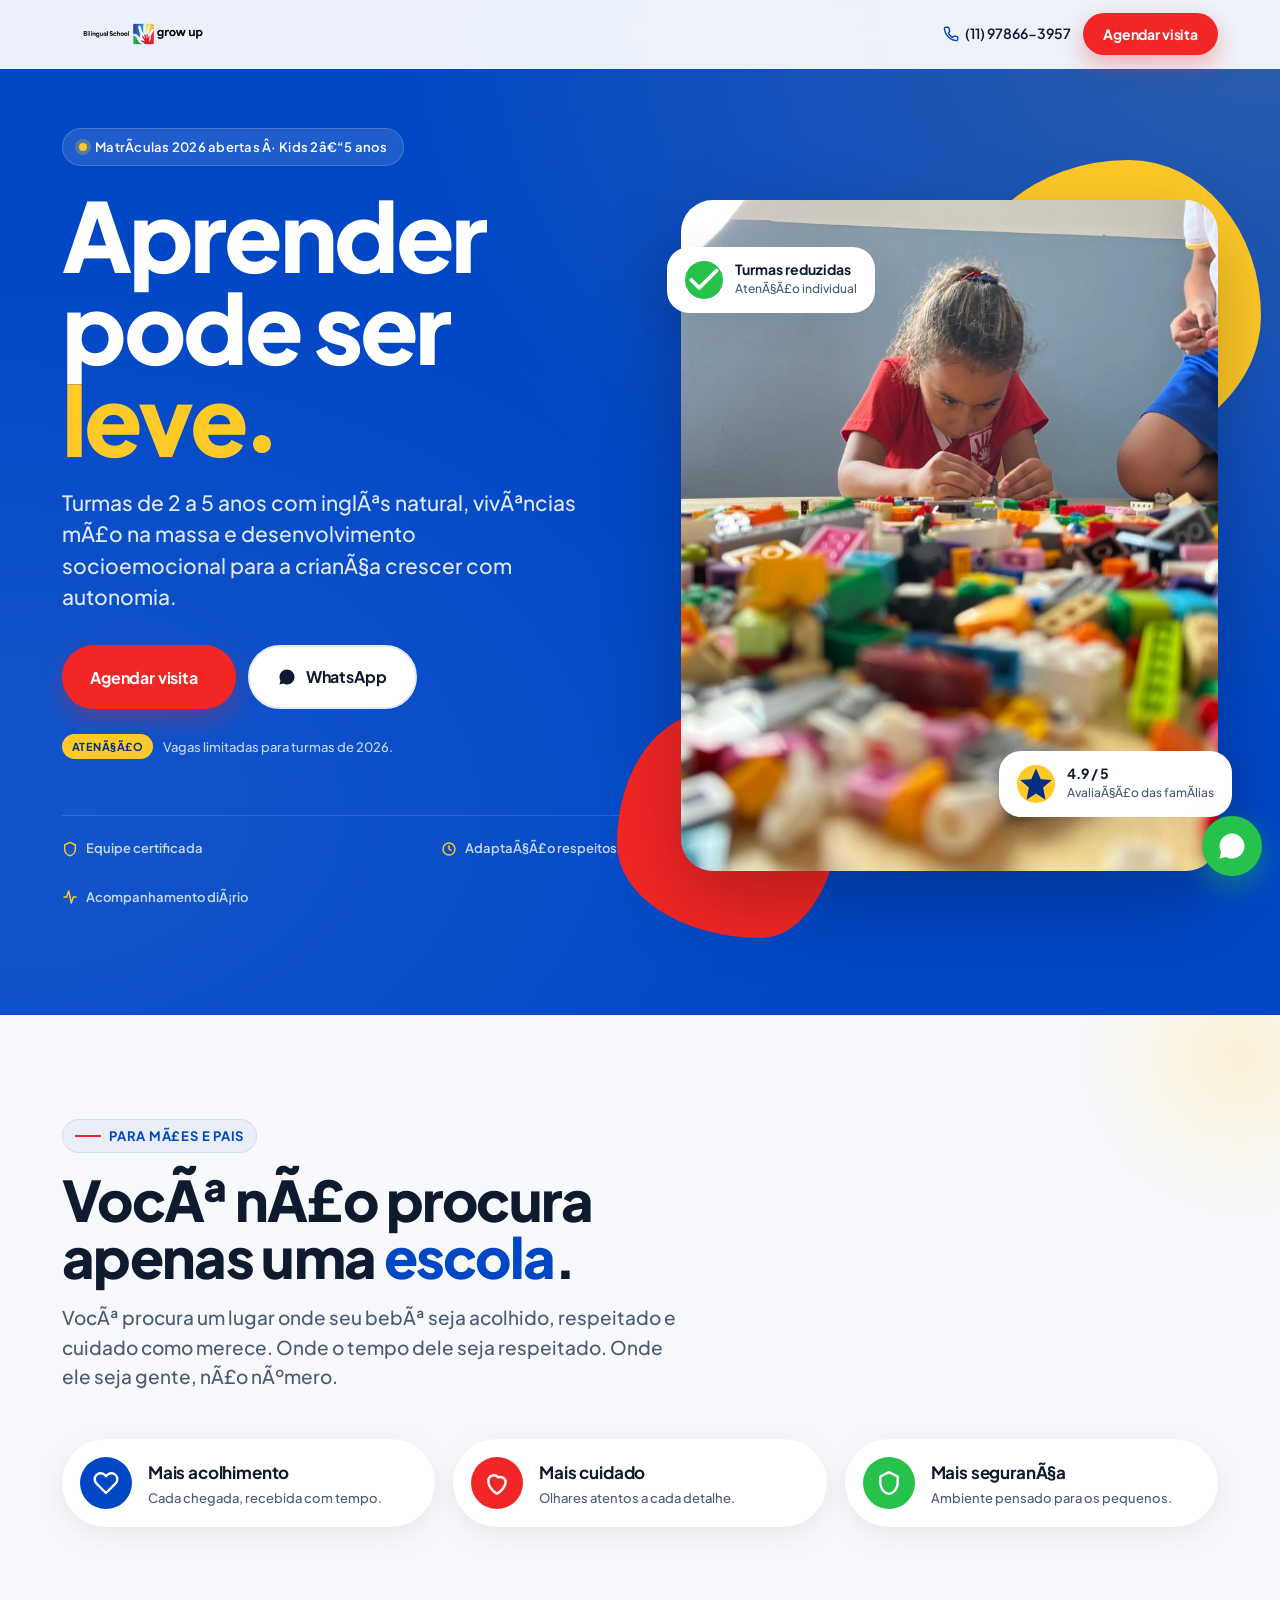
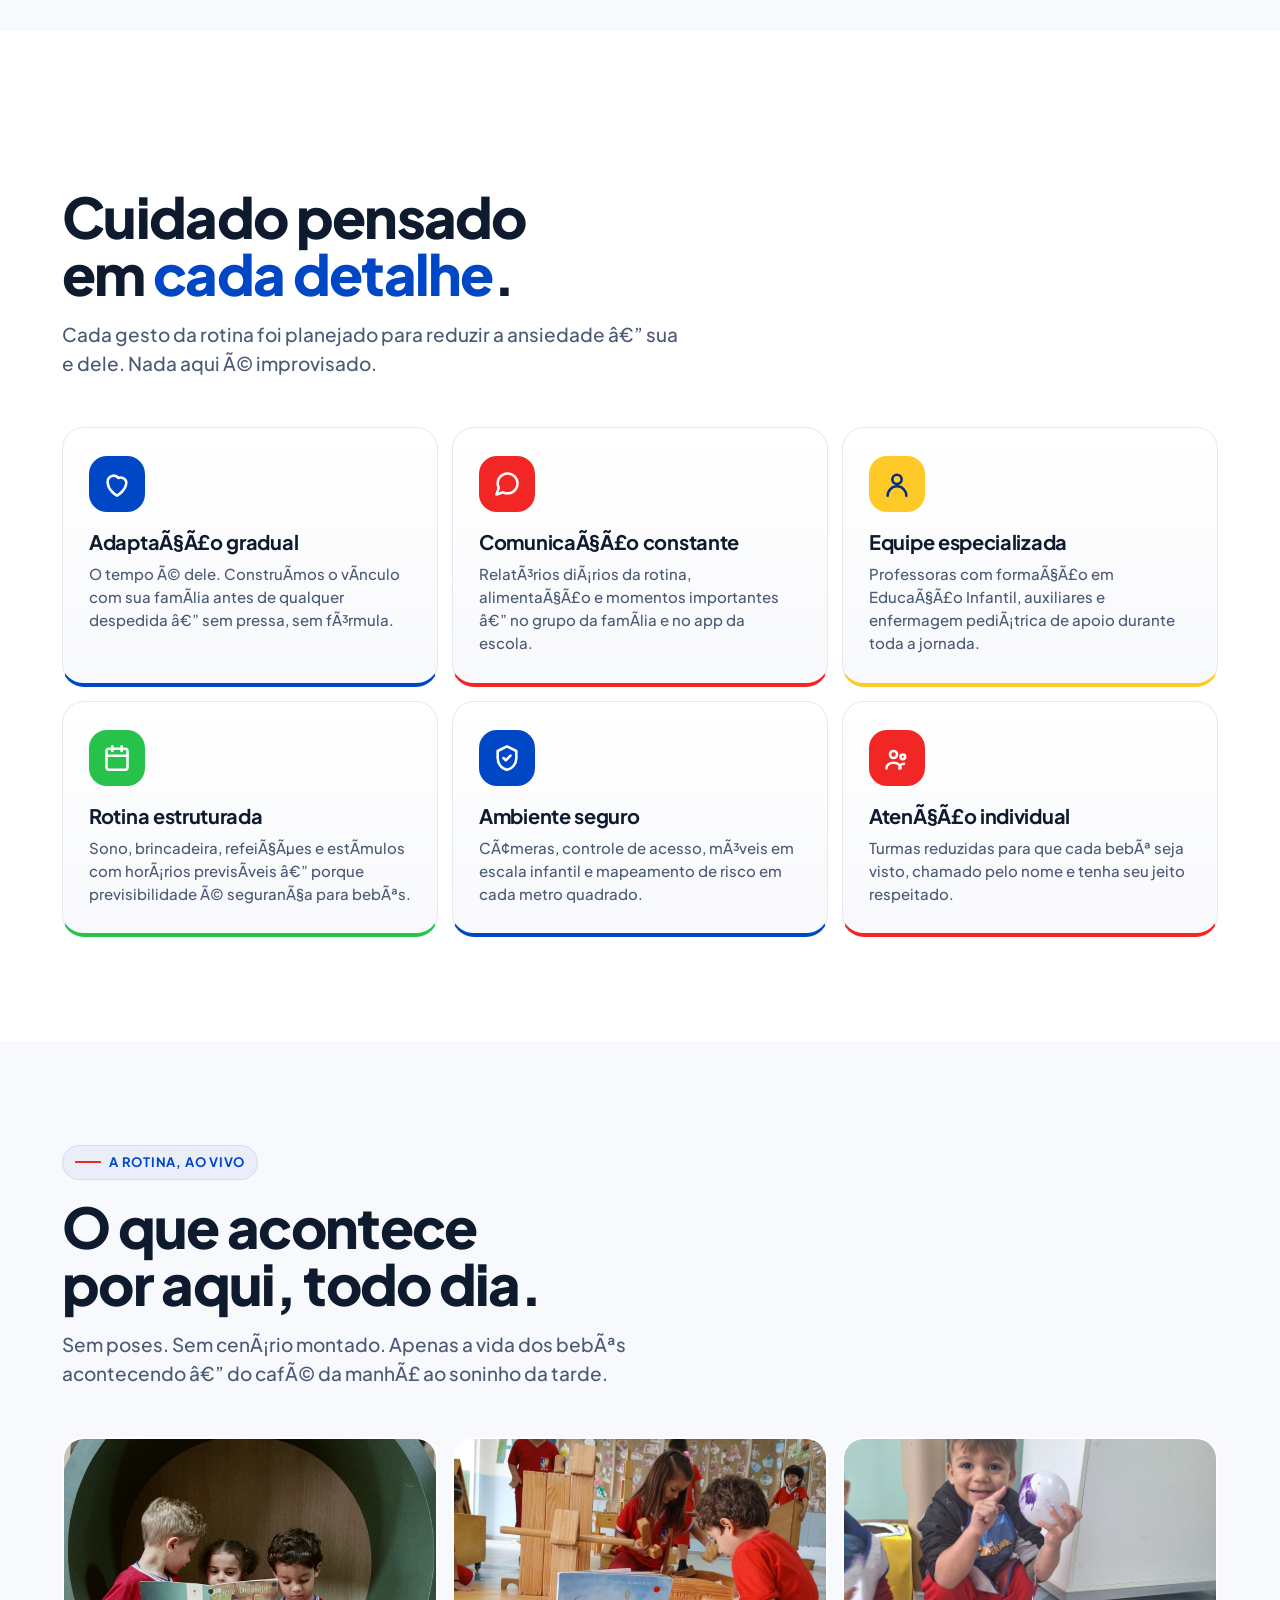
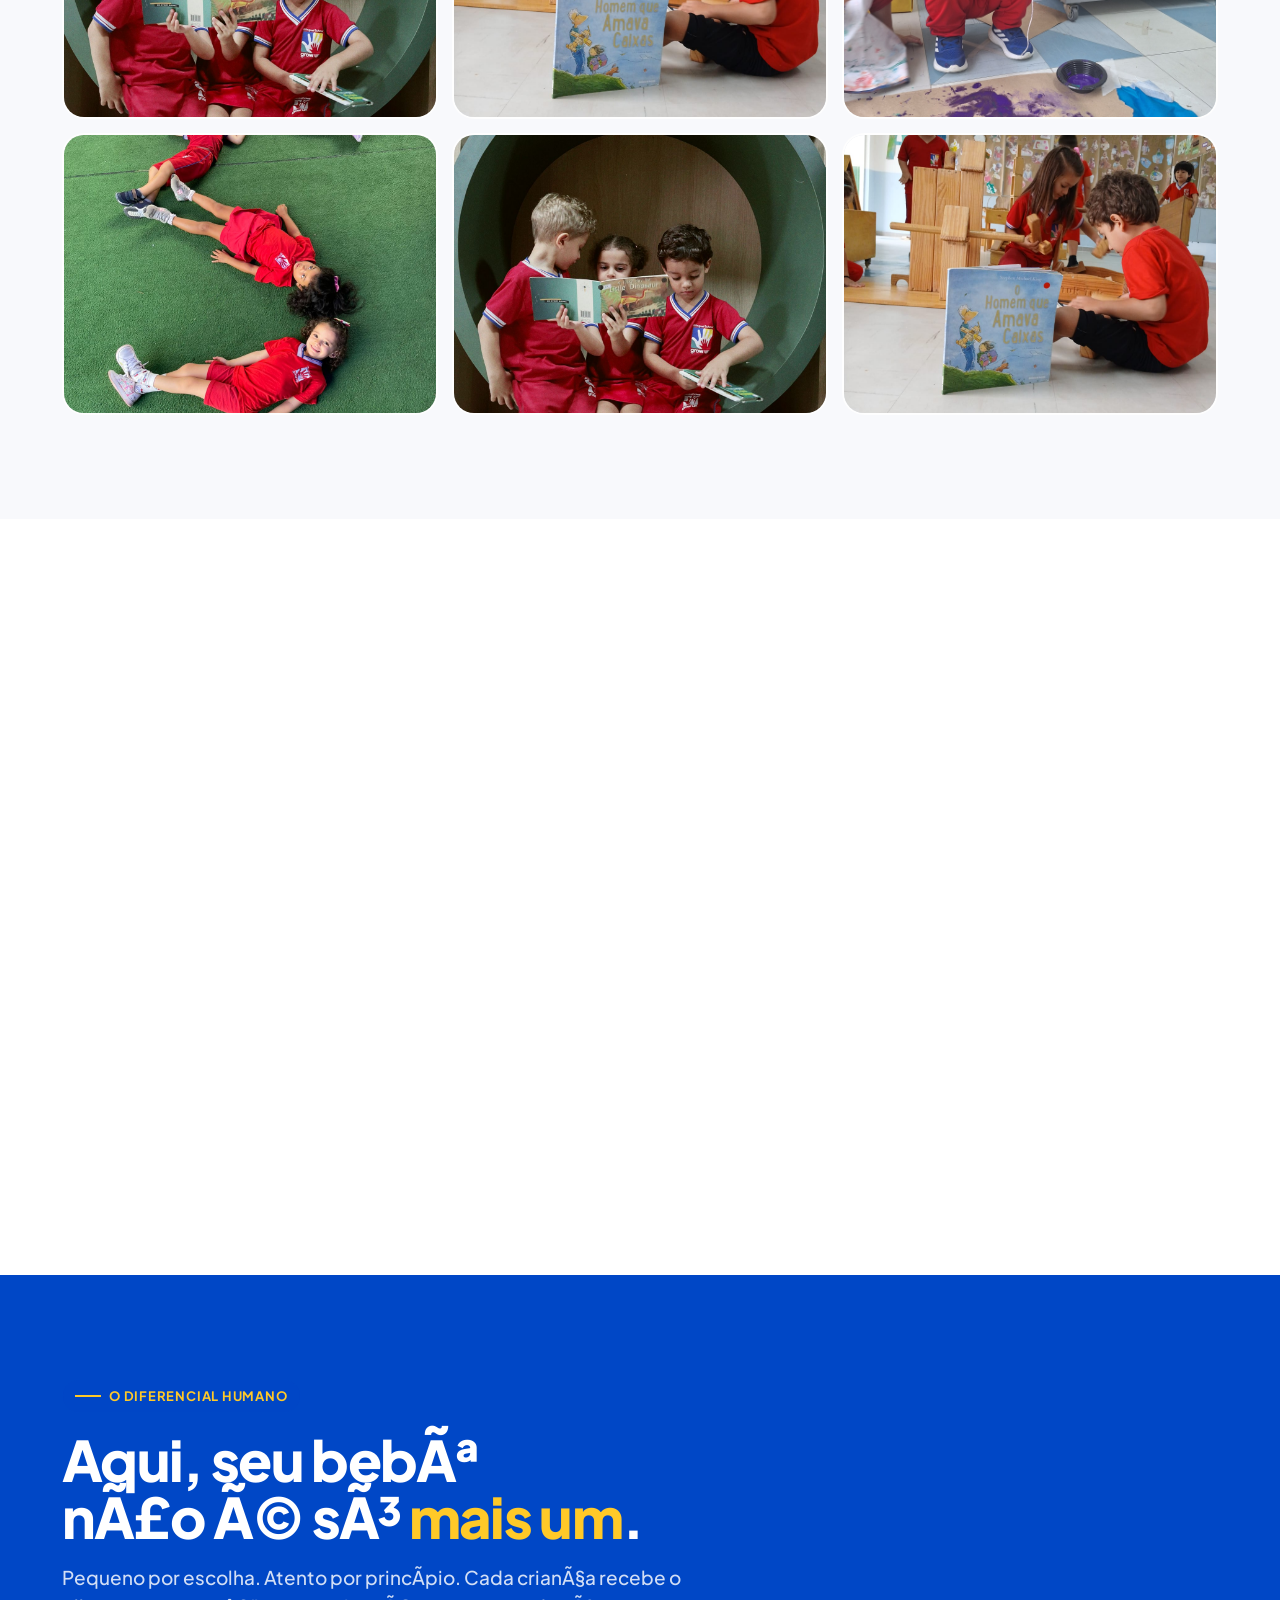
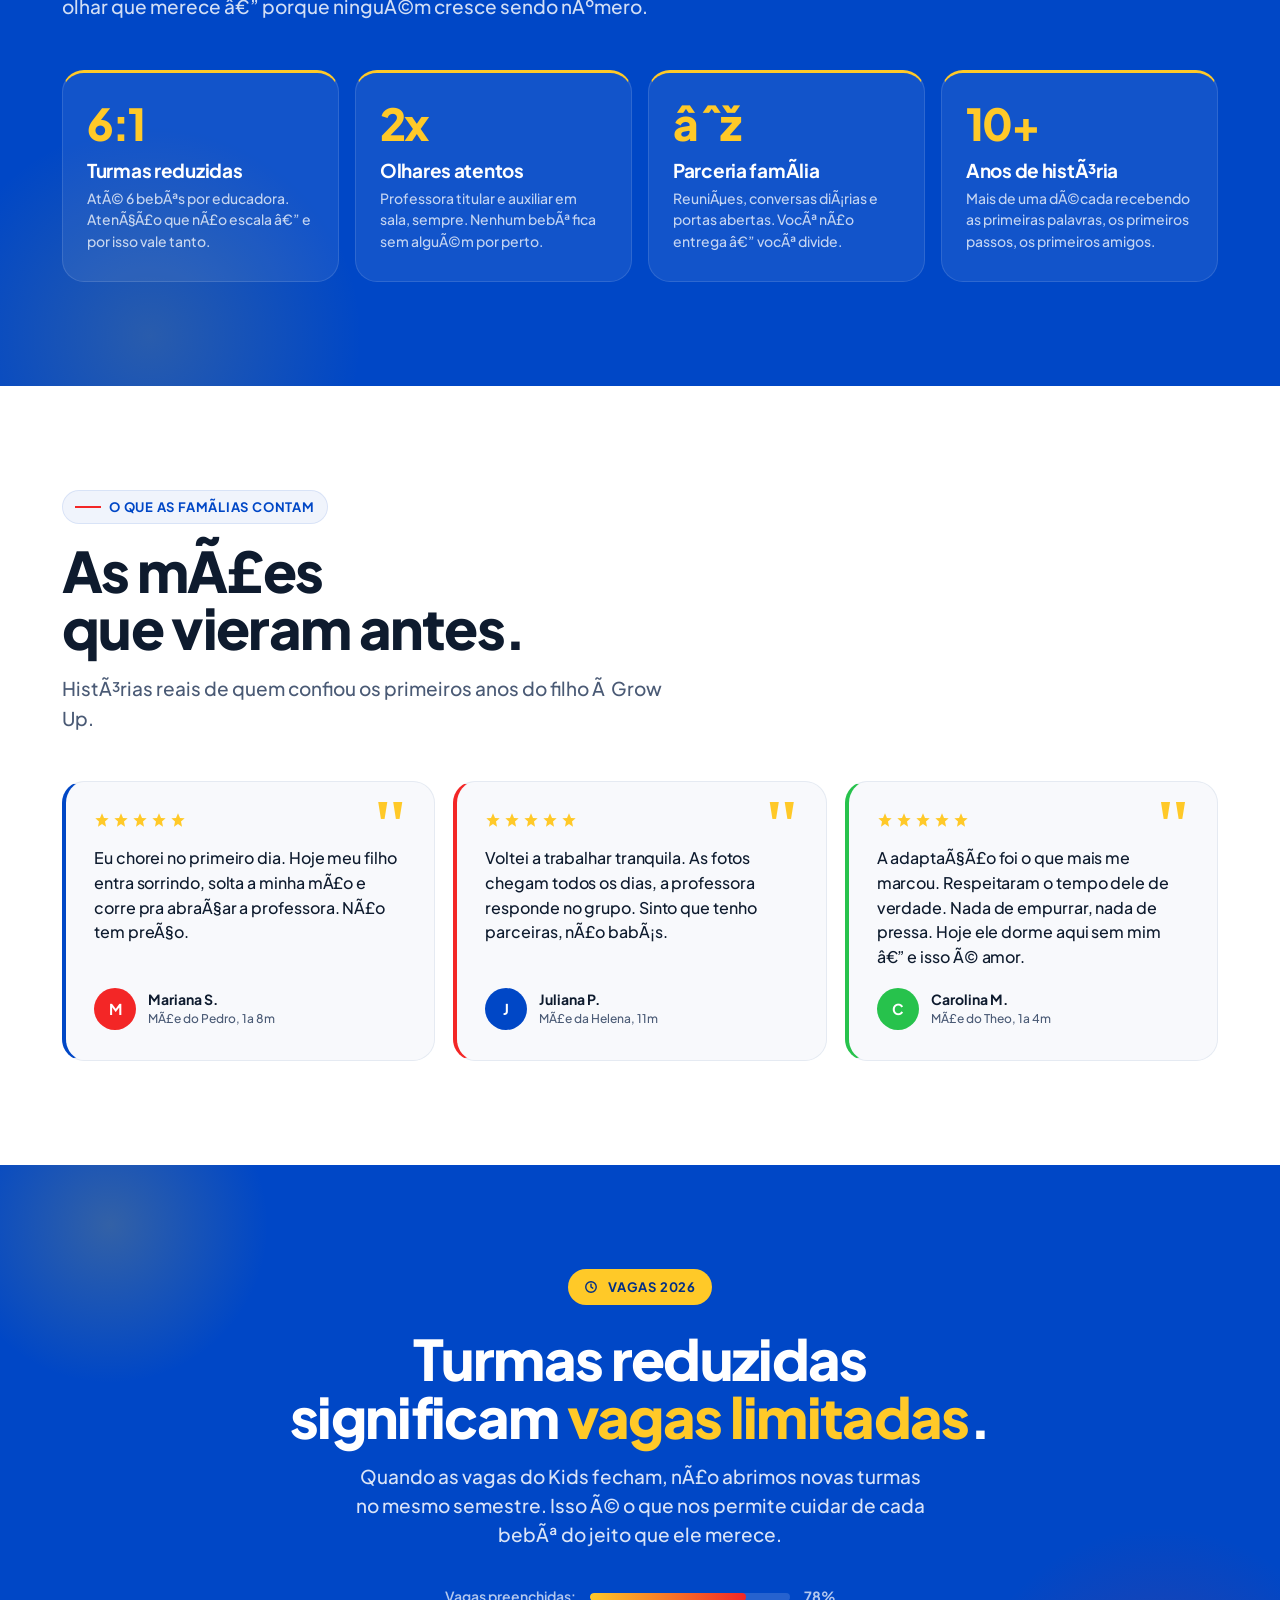
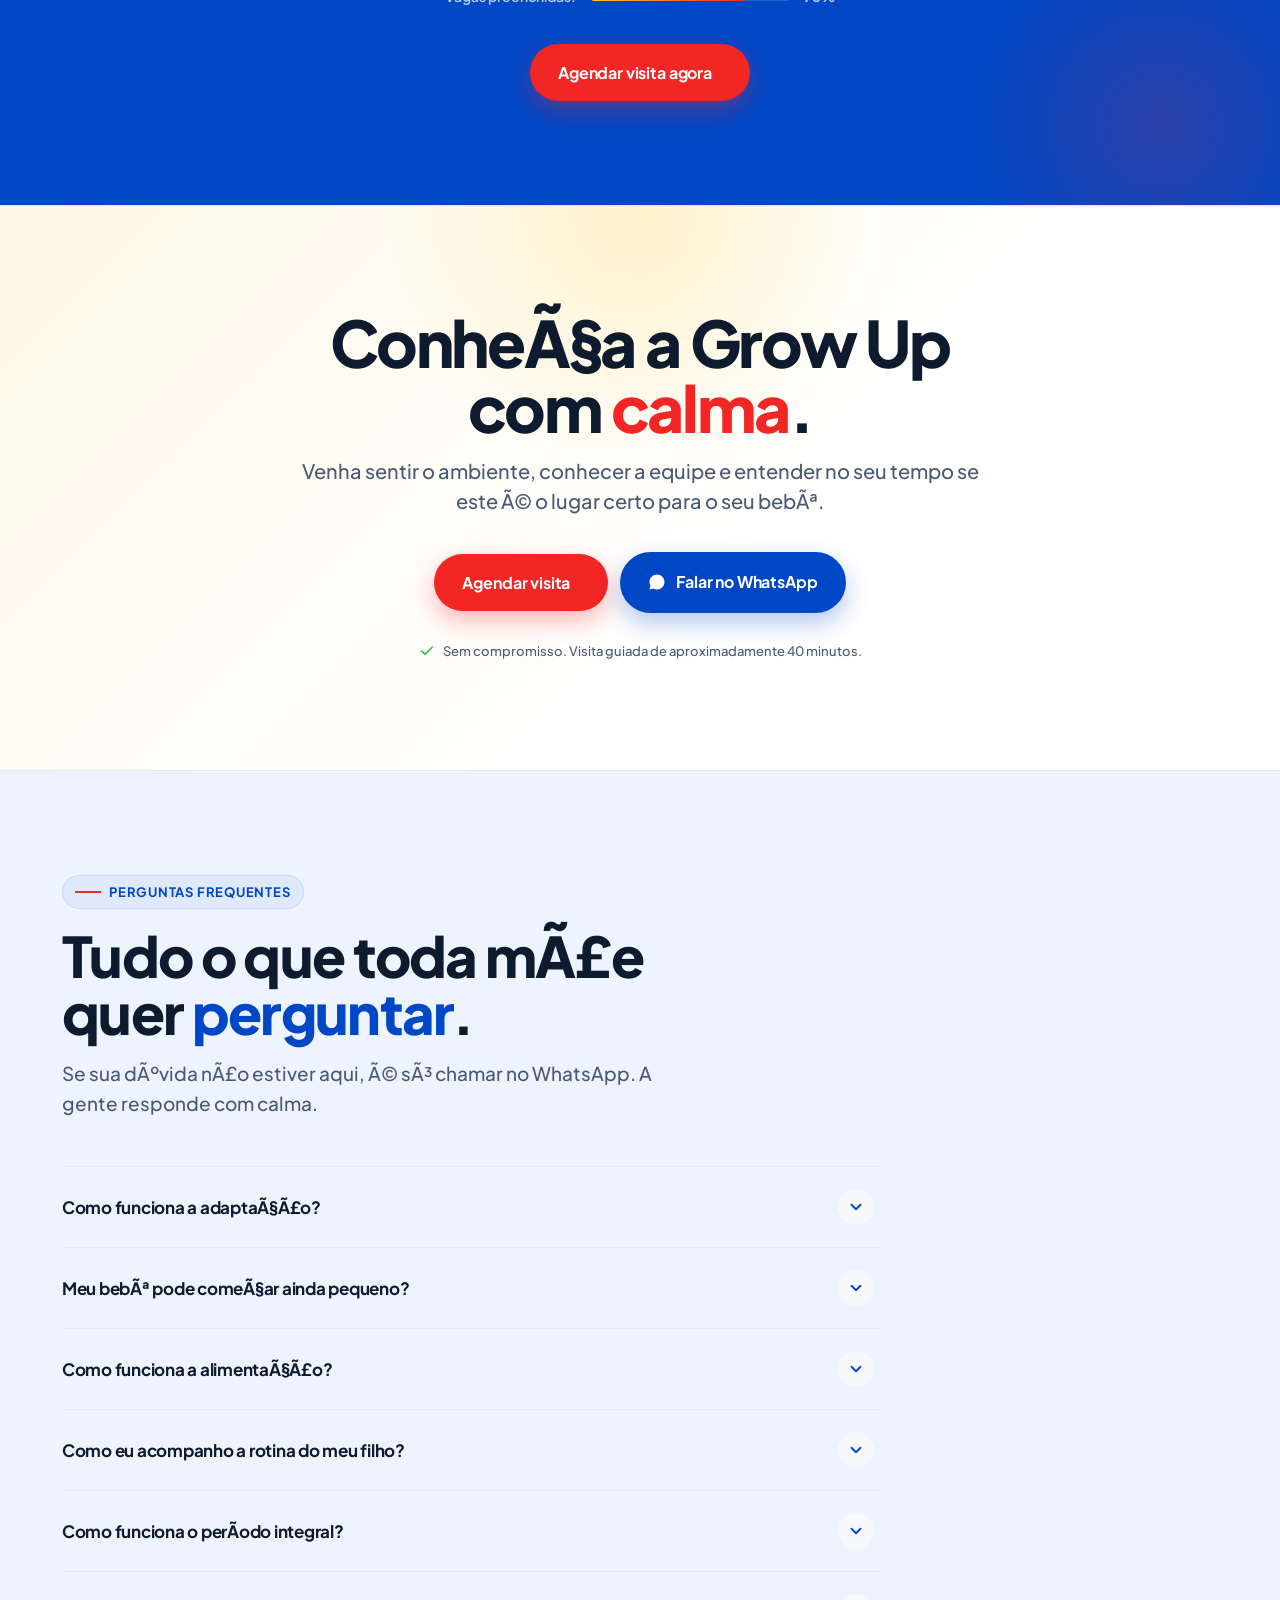
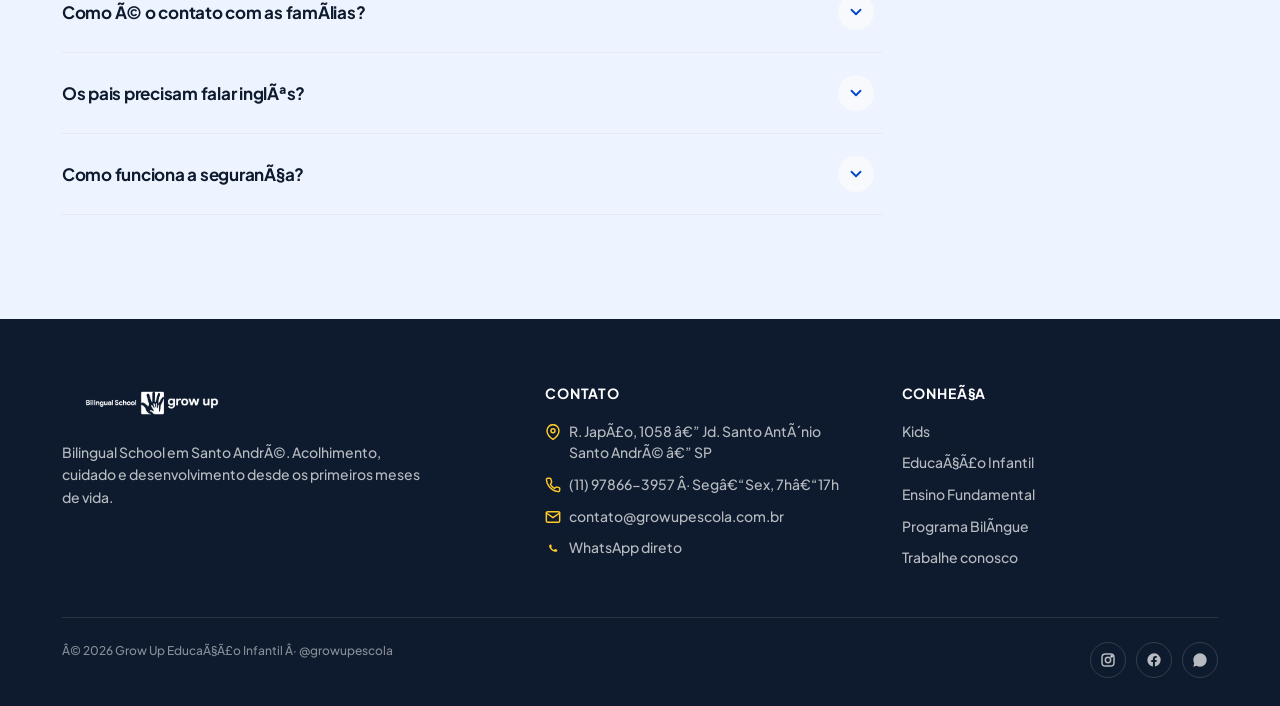
<file: kids/index.html>
<!DOCTYPE html>
<html lang="pt-BR">
<head>
<!-- Google Tag Manager -->
<script>
(function(w,d,s,l,i){w[l]=w[l]||[];w[l].push({'gtm.start':
new Date().getTime(),event:'gtm.js'});var f=d.getElementsByTagName(s)[0],
j=d.createElement(s),dl=l!='dataLayer'?'&l='+l:'';j.async=true;j.src=
'https://www.googletagmanager.com/gtm.js?id=GTM-KFXG92WC'+dl;f.parentNode.insertBefore(j,f);
})(window,document,'script','dataLayer','GTM-KFXG92WC');
</script>
<!-- End Google Tag Manager -->
<!-- Google tag (gtag.js) -->
<script async src="https://www.googletagmanager.com/gtag/js?id=GT-5TQW3GGR"></script>
<script>
  window.dataLayer = window.dataLayer || [];
  function gtag(){dataLayer.push(arguments);}
  gtag('js', new Date());

  gtag('config', 'GT-5TQW3GGR');
  gtag('config', 'AW-18125157953');
</script>
<!-- Meta Pixel Code -->
<script>
!function(f,b,e,v,n,t,s)
{if(f.fbq)return;n=f.fbq=function(){n.callMethod?
n.callMethod.apply(n,arguments):n.queue.push(arguments)};
if(!f._fbq)f._fbq=n;n.push=n;n.loaded=!0;n.version='2.0';
n.queue=[];t=b.createElement(e);t.async=!0;
t.src=v;s=b.getElementsByTagName(e)[0];
s.parentNode.insertBefore(t,s)}(window, document,'script',
'https://connect.facebook.net/en_US/fbevents.js');
fbq('init', '1668824130836343');
fbq('track', 'PageView');
</script>
<noscript><img height="1" width="1" style="display:none"
src="https://www.facebook.com/tr?id=1668824130836343&ev=PageView&noscript=1"
/></noscript>
<!-- End Meta Pixel Code -->
<meta charset="UTF-8">
<meta name="viewport" content="width=device-width, initial-scale=1.0">
<title>Grow Up — Kids | Aprender pode ser leve</title>
<meta name="description" content="Kids Grow Up em Santo André: turmas de 2 a 5 anos com inglês natural, aprendizado por brincadeira e desenvolvimento integral.">
<link rel="preconnect" href="https://fonts.googleapis.com">
<link rel="preconnect" href="https://fonts.gstatic.com" crossorigin>
<link href="https://fonts.googleapis.com/css2?family=Plus+Jakarta+Sans:wght@400;500;600;700;800&display=swap" rel="stylesheet">
<link rel="stylesheet" href="/kids/styles.css">
</head>
<body>
<!-- Google Tag Manager (noscript) -->
<noscript>
<iframe src="https://www.googletagmanager.com/ns.html?id=GTM-KFXG92WC"
height="0" width="0" style="display:none;visibility:hidden"></iframe>
</noscript>
<!-- End Google Tag Manager (noscript) -->

<!-- ============ HEADER ============ -->
<header class="header">
  <div class="container header-inner">
    <a class="header-logo" href="#top" aria-label="Grow Up — Bilingual School">
      <img src="../images/logo.png" alt="Grow Up">
    </a>
    <div class="header-cta">
      <a class="phone-link" href="tel:+5511978663957">
        <svg viewBox="0 0 24 24" fill="none" stroke="currentColor" stroke-width="2.2" stroke-linecap="round" stroke-linejoin="round"><path d="M22 16.92v3a2 2 0 0 1-2.18 2 19.79 19.79 0 0 1-8.63-3.07 19.5 19.5 0 0 1-6-6 19.79 19.79 0 0 1-3.07-8.67A2 2 0 0 1 4.11 2h3a2 2 0 0 1 2 1.72c.13 1.05.37 2.07.72 3.06a2 2 0 0 1-.45 2.11L8.09 10.91a16 16 0 0 0 6 6l2.02-1.27a2 2 0 0 1 2.11-.45c.99.35 2.01.59 3.06.72A2 2 0 0 1 22 16.92z"/></svg>
        (11) 97866-3957
      </a>
      <button class="btn btn-primary btn-sm" data-open-modal>Agendar visita</button>
    </div>
  </div>
</header>

<!-- ============ HERO ============ -->
<section class="hero" id="top">
  <div class="container">
    <div class="hero-grid">
      <div class="hero-text">
        <span class="hero-eyebrow reveal"><span class="dot"></span> Matrículas 2026 abertas · Kids 2–5 anos</span>

        <h1 class="reveal reveal-d1">Aprender pode ser<br><span class="accent">leve</span></h1>

        <p class="lead reveal reveal-d2">Turmas de 2 a 5 anos com inglês natural, vivências mão na massa e desenvolvimento socioemocional para a criança crescer com autonomia.</p>

        <div class="hero-ctas reveal reveal-d3">
          <button class="btn btn-primary" data-open-modal>
            Agendar visita
            <svg viewBox="0 0 24 24" fill="none" stroke="currentColor" stroke-width="2.4" stroke-linecap="round" stroke-linejoin="round"><path d="M5 12h14M13 5l7 7-7 7"/></svg>
          </button>
          <a class="btn btn-ghost btn-wa" data-wa data-wa-msg="Olá! Gostaria de tirar dúvidas sobre o Kids da Grow Up.">
            <svg viewBox="0 0 24 24" fill="currentColor"><path d="M17.5 14.4c-.3-.1-1.7-.8-2-.9s-.5-.1-.7.1c-.2.3-.8.9-.9 1.1-.2.2-.3.2-.6.1-.3-.1-1.2-.5-2.3-1.4-.9-.8-1.4-1.7-1.6-2-.2-.3 0-.5.1-.6.1-.1.3-.3.4-.5.1-.2.2-.3.3-.5.1-.2 0-.4 0-.5s-.7-1.6-.9-2.2c-.2-.6-.5-.5-.7-.5h-.6c-.2 0-.5.1-.8.4-.3.3-1 1-1 2.4s1.1 2.8 1.2 3c.1.2 2.1 3.3 5.2 4.6 2.6 1.1 3.1.8 3.7.8.6 0 1.7-.7 2-1.4.2-.7.2-1.3.2-1.4-.1-.1-.3-.2-.6-.3zM12 2C6.5 2 2 6.5 2 12c0 1.8.5 3.4 1.3 4.9L2 22l5.2-1.3c1.4.8 3 1.3 4.8 1.3 5.5 0 10-4.5 10-10S17.5 2 12 2z"/></svg>
            WhatsApp
          </a>
        </div>

        <div class="hero-scarcity reveal reveal-d4">
          <span class="pill-warn">Atenção</span>
          Vagas limitadas para turmas de 2026.
        </div>

        <div class="hero-trust">
          <span class="item"><svg viewBox="0 0 24 24" fill="none" stroke="currentColor" stroke-width="2.2" stroke-linecap="round" stroke-linejoin="round"><path d="M12 2 4 6v6c0 5 3.5 9.3 8 10 4.5-.7 8-5 8-10V6l-8-4z"/></svg> Equipe certificada</span>
          <span class="item"><svg viewBox="0 0 24 24" fill="none" stroke="currentColor" stroke-width="2.2" stroke-linecap="round" stroke-linejoin="round"><circle cx="12" cy="12" r="9"/><path d="M12 7v5l3 2"/></svg> Adaptação respeitosa</span>
          <span class="item"><svg viewBox="0 0 24 24" fill="none" stroke="currentColor" stroke-width="2.2" stroke-linecap="round" stroke-linejoin="round"><path d="M3 12h4l3-9 4 18 3-9h4"/></svg> Acompanhamento diário</span>
        </div>
      </div>

      <div class="hero-photo reveal reveal-d2">
        <span class="blob blob-1" aria-hidden="true"></span>
        <span class="blob blob-2" aria-hidden="true"></span>
        <div class="photo-frame">
          <img src="../images/kids/Hero.jpg" alt="Bebê acolhido no Kids Grow Up" width="900" height="1125" fetchpriority="high">
        </div>
        <div class="badge-card badge-top">
          <span class="badge-icon">
            <svg viewBox="0 0 24 24" fill="none" stroke="currentColor" stroke-width="2.4" stroke-linecap="round" stroke-linejoin="round"><path d="M20 6 9 17l-5-5"/></svg>
          </span>
          <div><strong>Turmas reduzidas</strong><span>Atenção individual</span></div>
        </div>
        <div class="badge-card badge-bottom">
          <span class="badge-icon" style="background: var(--grow-yellow); color: var(--grow-blue-deep);">
            <svg viewBox="0 0 24 24" fill="currentColor"><path d="M12 2 15 9l7 .5-5.5 4.7L18 22l-6-4-6 4 1.5-7.8L2 9.5 9 9z"/></svg>
          </span>
          <div><strong>4.9 / 5</strong><span>Avaliação das famílias</span></div>
        </div>
      </div>
    </div>
  </div>
</section>

<!-- ============ BLOCO 2 — EMPATIA ============ -->
<section class="empathy">
  <div class="container">
    <span class="section-eyebrow reveal">Para mães e pais</span>
    <h2 class="section-title reveal reveal-d1">Você não procura<br>apenas uma <span class="accent">escola</span>.</h2>
    <p class="section-lead reveal reveal-d2">Você procura um lugar onde seu bebê seja acolhido, respeitado e cuidado como merece. Onde o tempo dele seja respeitado. Onde ele seja gente, não número.</p>

    <div class="empathy-grid">
      <div class="empathy-card c1 reveal reveal-d1">
        <span class="icon-circle">
          <svg viewBox="0 0 24 24" fill="none" stroke="currentColor" stroke-width="2.2" stroke-linecap="round" stroke-linejoin="round"><path d="M20.84 4.61a5.5 5.5 0 0 0-7.78 0L12 5.67l-1.06-1.06a5.5 5.5 0 0 0-7.78 7.78l1.06 1.06L12 21.23l7.78-7.78 1.06-1.06a5.5 5.5 0 0 0 0-7.78z"/></svg>
        </span>
        <div class="label">Mais acolhimento<small>Cada chegada, recebida com tempo.</small></div>
      </div>
      <div class="empathy-card c2 reveal reveal-d2">
        <span class="icon-circle">
          <svg viewBox="0 0 24 24" fill="none" stroke="currentColor" stroke-width="2.2" stroke-linecap="round" stroke-linejoin="round"><path d="M12 22s-8-4.5-8-11.8a5.2 5.2 0 0 1 9.2-3.4A5.2 5.2 0 0 1 20 10.2C20 17.5 12 22 12 22z"/></svg>
        </span>
        <div class="label">Mais cuidado<small>Olhares atentos a cada detalhe.</small></div>
      </div>
      <div class="empathy-card c3 reveal reveal-d3">
        <span class="icon-circle">
          <svg viewBox="0 0 24 24" fill="none" stroke="currentColor" stroke-width="2.2" stroke-linecap="round" stroke-linejoin="round"><path d="M12 2 4 6v6c0 5 3.5 9.3 8 10 4.5-.7 8-5 8-10V6l-8-4z"/></svg>
        </span>
        <div class="label">Mais segurança<small>Ambiente pensado para os pequenos.</small></div>
      </div>
    </div>
  </div>
</section>

<!-- ============ BLOCO 3 — SEGURANÇA & CUIDADO ============ -->
<section class="safety">
  <div class="container">
    <span class="section-eyebrow reveal">Como cuidamos</span>
    <h2 class="section-title reveal reveal-d1">Cuidado pensado<br>em <span class="accent">cada detalhe</span>.</h2>
    <p class="section-lead reveal reveal-d2">Cada gesto da rotina foi planejado para reduzir a ansiedade — sua e dele. Nada aqui é improvisado.</p>

    <div class="safety-grid">
      <div class="safety-card t-blue reveal reveal-d1">
        <div class="ico"><svg viewBox="0 0 24 24" fill="none" stroke="currentColor" stroke-width="2.2" stroke-linecap="round" stroke-linejoin="round"><path d="M12 22s-8-4.5-8-11.8a5.2 5.2 0 0 1 9.2-3.4A5.2 5.2 0 0 1 20 10.2C20 17.5 12 22 12 22z"/></svg></div>
        <h3>Adaptação gradual</h3>
        <p>O tempo é dele. Construímos o vínculo com sua família antes de qualquer despedida — sem pressa, sem fórmula.</p>
      </div>
      <div class="safety-card t-red reveal reveal-d2">
        <div class="ico"><svg viewBox="0 0 24 24" fill="none" stroke="currentColor" stroke-width="2.2" stroke-linecap="round" stroke-linejoin="round"><path d="M21 11.5a8.38 8.38 0 0 1-.9 3.8 8.5 8.5 0 0 1-7.6 4.7 8.38 8.38 0 0 1-3.8-.9L3 21l1.9-5.7a8.38 8.38 0 0 1-.9-3.8 8.5 8.5 0 0 1 4.7-7.6 8.38 8.38 0 0 1 3.8-.9h.5a8.48 8.48 0 0 1 8 8v.5z"/></svg></div>
        <h3>Comunicação constante</h3>
        <p>Relatórios diários da rotina, alimentação e momentos importantes — no grupo da família e no app da escola.</p>
      </div>
      <div class="safety-card t-yellow reveal reveal-d3">
        <div class="ico"><svg viewBox="0 0 24 24" fill="none" stroke="currentColor" stroke-width="2.2" stroke-linecap="round" stroke-linejoin="round"><circle cx="12" cy="8" r="4"/><path d="M4 22c0-4.4 3.6-8 8-8s8 3.6 8 8"/></svg></div>
        <h3>Equipe especializada</h3>
        <p>Professoras com formação em Educação Infantil, auxiliares e enfermagem pediátrica de apoio durante toda a jornada.</p>
      </div>
      <div class="safety-card t-green reveal reveal-d1">
        <div class="ico"><svg viewBox="0 0 24 24" fill="none" stroke="currentColor" stroke-width="2.2" stroke-linecap="round" stroke-linejoin="round"><rect x="3" y="4" width="18" height="18" rx="2"/><path d="M16 2v4M8 2v4M3 10h18"/></svg></div>
        <h3>Rotina estruturada</h3>
        <p>Sono, brincadeira, refeições e estímulos com horários previsíveis — porque previsibilidade é segurança para bebês.</p>
      </div>
      <div class="safety-card t-blue reveal reveal-d2">
        <div class="ico"><svg viewBox="0 0 24 24" fill="none" stroke="currentColor" stroke-width="2.2" stroke-linecap="round" stroke-linejoin="round"><path d="M12 2 4 6v6c0 5 3.5 9.3 8 10 4.5-.7 8-5 8-10V6l-8-4z"/><path d="m9 12 2 2 4-4"/></svg></div>
        <h3>Ambiente seguro</h3>
        <p>Câmeras, controle de acesso, móveis em escala infantil e mapeamento de risco em cada metro quadrado.</p>
      </div>
      <div class="safety-card t-red reveal reveal-d3">
        <div class="ico"><svg viewBox="0 0 24 24" fill="none" stroke="currentColor" stroke-width="2.2" stroke-linecap="round" stroke-linejoin="round"><circle cx="9" cy="9" r="3"/><circle cx="17" cy="11" r="2"/><path d="M3 21c0-3 2.7-5 6-5s6 2 6 5M14 21c0-2.2 1.6-4 4-4"/></svg></div>
        <h3>Atenção individual</h3>
        <p>Turmas reduzidas para que cada bebê seja visto, chamado pelo nome e tenha seu jeito respeitado.</p>
      </div>
    </div>
  </div>
</section>

<!-- ============ BLOCO 4 — GALERIA ============ -->
<section class="gallery">
  <div class="container">
    <span class="section-eyebrow reveal">A rotina, ao vivo</span>
    <h2 class="section-title reveal reveal-d1">O que acontece<br>por aqui, todo dia.</h2>
    <p class="section-lead reveal reveal-d2">Sem poses. Sem cenário montado. Apenas a vida dos bebês acontecendo — do café da manhã ao soninho da tarde.</p>

    <div class="gallery-grid">
      <div class="gallery-tile t1 reveal reveal-d1">
        <img src="../images/kids/Galeria1.jpg" alt="Sala do Kids Grow Up" loading="lazy">
        <span class="gallery-caption">Brincar é trabalho sério</span>
      </div>
      <div class="gallery-tile t2 reveal reveal-d2">
        <img src="../images/kids/Galeria2.jpg" alt="Atividades no Kids Grow Up" loading="lazy">
        <span class="gallery-caption">Cada descoberta, celebrada</span>
      </div>
      <div class="gallery-tile t3 reveal reveal-d1">
        <img src="../images/kids/Galeria3.jpg" alt="Ambiente acolhedor do Kids" loading="lazy">
        <span class="gallery-caption">Manhã de sol no parquinho</span>
      </div>
      <div class="gallery-tile t4 reveal reveal-d2">
        <img src="../images/kids/Galeria4.jpg" alt="Crianças no Kids Grow Up" loading="lazy">
        <span class="gallery-caption">Hora da história</span>
      </div>
      <div class="gallery-tile t5 reveal reveal-d3">
        <img src="../images/kids/Galeria1.jpg" alt="Rotina no Kids Grow Up" loading="lazy">
        <span class="gallery-caption">Soneca tranquila</span>
      </div>
      <div class="gallery-tile t6 reveal reveal-d4">
        <img src="../images/kids/Galeria2.jpg" alt="Momentos no Kids Grow Up" loading="lazy">
        <span class="gallery-caption">Os primeiros amigos</span>
      </div>
    </div>
  </div>
</section>

<!-- ============ BLOCO 5 — INGLÊS ============ -->
<section class="english">
  <div class="container">
    <div class="english-grid">
      <div class="english-visual reveal">
        <img src="../images/kids/Galeria3.jpg" alt="Desenvolvimento no Kids Grow Up" loading="lazy">
        <span class="english-word-bubble b1">🎵 <small>music</small></span>
        <span class="english-word-bubble b2">👋 <small>hello!</small></span>
        <span class="english-word-bubble b3">🐶 <small>puppy</small></span>
        <span class="english-word-bubble b4">⭐ <small>twinkle</small></span>
      </div>

      <div>
        <span class="section-eyebrow reveal">Bilíngue, naturalmente</span>
        <h2 class="section-title reveal reveal-d1">O inglês acontece<br><span class="accent">naturalmente</span>.</h2>
        <p class="section-lead reveal reveal-d2">Pela música, pela rotina, pelas brincadeiras e pelas interações do dia a dia, seu bebê cresce familiarizado com um novo idioma — de forma leve, respeitando o tempo dele.</p>

        <div class="english-note reveal reveal-d3">
          <svg viewBox="0 0 24 24" fill="none" stroke="currentColor" stroke-width="2.2" stroke-linecap="round" stroke-linejoin="round"><circle cx="12" cy="12" r="10"/><path d="M12 8v4M12 16h.01"/></svg>
          <p><strong>Não prometemos fluência aos 2 anos.</strong> Prometemos uma criança que cresce com o som de um segundo idioma como parte da vida — sem cobrança, sem prova.</p>
        </div>
      </div>
    </div>
  </div>
</section>

<!-- ============ BLOCO 6 — DIFERENCIAL ============ -->
<section class="differential">
  <div class="container">
    <span class="section-eyebrow reveal">O diferencial humano</span>
    <h2 class="section-title reveal reveal-d1">Aqui, seu bebê<br>não é só <span class="accent-yellow">mais um</span>.</h2>
    <p class="section-lead reveal reveal-d2">Pequeno por escolha. Atento por princípio. Cada criança recebe o olhar que merece — porque ninguém cresce sendo número.</p>

    <div class="diff-grid">
      <div class="diff-card reveal reveal-d1">
        <div class="big-number">6:1</div>
        <h4>Turmas reduzidas</h4>
        <p>Até 6 bebês por educadora. Atenção que não escala — e por isso vale tanto.</p>
      </div>
      <div class="diff-card reveal reveal-d2">
        <div class="big-number">2x</div>
        <h4>Olhares atentos</h4>
        <p>Professora titular e auxiliar em sala, sempre. Nenhum bebê fica sem alguém por perto.</p>
      </div>
      <div class="diff-card reveal reveal-d3">
        <div class="big-number">∞</div>
        <h4>Parceria família</h4>
        <p>Reuniões, conversas diárias e portas abertas. Você não entrega — você divide.</p>
      </div>
      <div class="diff-card reveal reveal-d4">
        <div class="big-number">10+</div>
        <h4>Anos de história</h4>
        <p>Mais de uma década recebendo as primeiras palavras, os primeiros passos, os primeiros amigos.</p>
      </div>
    </div>
  </div>
</section>

<!-- ============ BLOCO 7 — PROVA SOCIAL ============ -->
<section class="testimonials">
  <div class="container">
    <span class="section-eyebrow reveal">O que as famílias contam</span>
    <h2 class="section-title reveal reveal-d1">As mães<br>que vieram antes.</h2>
    <p class="section-lead reveal reveal-d2">Histórias reais de quem confiou os primeiros anos do filho à Grow Up.</p>

    <div class="testi-grid">
      <div class="testi-card reveal reveal-d1">
        <span class="quote-mark">"</span>
        <span class="stars" aria-label="5 estrelas">
          <svg viewBox="0 0 24 24" fill="currentColor"><path d="M12 2 15 9l7 .5-5.5 4.7L18 22l-6-4-6 4 1.5-7.8L2 9.5 9 9z"/></svg>
          <svg viewBox="0 0 24 24" fill="currentColor"><path d="M12 2 15 9l7 .5-5.5 4.7L18 22l-6-4-6 4 1.5-7.8L2 9.5 9 9z"/></svg>
          <svg viewBox="0 0 24 24" fill="currentColor"><path d="M12 2 15 9l7 .5-5.5 4.7L18 22l-6-4-6 4 1.5-7.8L2 9.5 9 9z"/></svg>
          <svg viewBox="0 0 24 24" fill="currentColor"><path d="M12 2 15 9l7 .5-5.5 4.7L18 22l-6-4-6 4 1.5-7.8L2 9.5 9 9z"/></svg>
          <svg viewBox="0 0 24 24" fill="currentColor"><path d="M12 2 15 9l7 .5-5.5 4.7L18 22l-6-4-6 4 1.5-7.8L2 9.5 9 9z"/></svg>
        </span>
        <blockquote>Eu chorei no primeiro dia. Hoje meu filho entra sorrindo, solta a minha mão e corre pra abraçar a professora. Não tem preço.</blockquote>
        <div class="author">
          <div class="avatar av-1">M</div>
          <div>
            <div class="author-name">Mariana S.</div>
            <div class="author-role">Mãe do Pedro, 1a 8m</div>
          </div>
        </div>
      </div>

      <div class="testi-card reveal reveal-d2">
        <span class="quote-mark">"</span>
        <span class="stars" aria-label="5 estrelas">
          <svg viewBox="0 0 24 24" fill="currentColor"><path d="M12 2 15 9l7 .5-5.5 4.7L18 22l-6-4-6 4 1.5-7.8L2 9.5 9 9z"/></svg>
          <svg viewBox="0 0 24 24" fill="currentColor"><path d="M12 2 15 9l7 .5-5.5 4.7L18 22l-6-4-6 4 1.5-7.8L2 9.5 9 9z"/></svg>
          <svg viewBox="0 0 24 24" fill="currentColor"><path d="M12 2 15 9l7 .5-5.5 4.7L18 22l-6-4-6 4 1.5-7.8L2 9.5 9 9z"/></svg>
          <svg viewBox="0 0 24 24" fill="currentColor"><path d="M12 2 15 9l7 .5-5.5 4.7L18 22l-6-4-6 4 1.5-7.8L2 9.5 9 9z"/></svg>
          <svg viewBox="0 0 24 24" fill="currentColor"><path d="M12 2 15 9l7 .5-5.5 4.7L18 22l-6-4-6 4 1.5-7.8L2 9.5 9 9z"/></svg>
        </span>
        <blockquote>Voltei a trabalhar tranquila. As fotos chegam todos os dias, a professora responde no grupo. Sinto que tenho parceiras, não babás.</blockquote>
        <div class="author">
          <div class="avatar av-2">J</div>
          <div>
            <div class="author-name">Juliana P.</div>
            <div class="author-role">Mãe da Helena, 11m</div>
          </div>
        </div>
      </div>

      <div class="testi-card reveal reveal-d3">
        <span class="quote-mark">"</span>
        <span class="stars" aria-label="5 estrelas">
          <svg viewBox="0 0 24 24" fill="currentColor"><path d="M12 2 15 9l7 .5-5.5 4.7L18 22l-6-4-6 4 1.5-7.8L2 9.5 9 9z"/></svg>
          <svg viewBox="0 0 24 24" fill="currentColor"><path d="M12 2 15 9l7 .5-5.5 4.7L18 22l-6-4-6 4 1.5-7.8L2 9.5 9 9z"/></svg>
          <svg viewBox="0 0 24 24" fill="currentColor"><path d="M12 2 15 9l7 .5-5.5 4.7L18 22l-6-4-6 4 1.5-7.8L2 9.5 9 9z"/></svg>
          <svg viewBox="0 0 24 24" fill="currentColor"><path d="M12 2 15 9l7 .5-5.5 4.7L18 22l-6-4-6 4 1.5-7.8L2 9.5 9 9z"/></svg>
          <svg viewBox="0 0 24 24" fill="currentColor"><path d="M12 2 15 9l7 .5-5.5 4.7L18 22l-6-4-6 4 1.5-7.8L2 9.5 9 9z"/></svg>
        </span>
        <blockquote>A adaptação foi o que mais me marcou. Respeitaram o tempo dele de verdade. Nada de empurrar, nada de pressa. Hoje ele dorme aqui sem mim — e isso é amor.</blockquote>
        <div class="author">
          <div class="avatar av-3">C</div>
          <div>
            <div class="author-name">Carolina M.</div>
            <div class="author-role">Mãe do Theo, 1a 4m</div>
          </div>
        </div>
      </div>
    </div>
  </div>
</section>

<!-- ============ BLOCO 8 — SCARCITY ============ -->
<section class="scarcity">
  <div class="container">
    <div class="inner">
      <span class="scarcity-eyebrow reveal">
        <svg viewBox="0 0 24 24" width="14" height="14" fill="none" stroke="currentColor" stroke-width="2.4" stroke-linecap="round" stroke-linejoin="round"><circle cx="12" cy="12" r="9"/><path d="M12 7v5l3 2"/></svg>
        Vagas 2026
      </span>
      <h2 class="reveal reveal-d1">Turmas reduzidas significam <span class="accent">vagas limitadas</span>.</h2>
      <p class="reveal reveal-d2">Quando as vagas do Kids fecham, não abrimos novas turmas no mesmo semestre. Isso é o que nos permite cuidar de cada bebê do jeito que ele merece.</p>
      <div class="scarcity-meter reveal reveal-d3">
        <span>Vagas preenchidas:</span>
        <span class="meter-bar"></span>
        <span><strong>78%</strong></span>
      </div>
      <div class="reveal reveal-d4">
        <button class="btn btn-primary" data-open-modal>
          Agendar visita agora
          <svg viewBox="0 0 24 24" fill="none" stroke="currentColor" stroke-width="2.4" stroke-linecap="round" stroke-linejoin="round"><path d="M5 12h14M13 5l7 7-7 7"/></svg>
        </button>
      </div>
    </div>
  </div>
</section>

<!-- ============ BLOCO 10 — CTA FINAL ============ -->
<section class="cta-final">
  <div class="container">
    <div class="inner">
      <h2 class="reveal">Conheça a Grow Up<br>com <span class="accent">calma</span>.</h2>
      <p class="reveal reveal-d1">Venha sentir o ambiente, conhecer a equipe e entender no seu tempo se este é o lugar certo para o seu bebê.</p>
      <div class="ctas reveal reveal-d2">
        <button class="btn btn-primary" data-open-modal>
          Agendar visita
          <svg viewBox="0 0 24 24" fill="none" stroke="currentColor" stroke-width="2.4" stroke-linecap="round" stroke-linejoin="round"><path d="M5 12h14M13 5l7 7-7 7"/></svg>
        </button>
        <a class="btn btn-secondary btn-wa" data-wa>
          <svg viewBox="0 0 24 24" fill="currentColor"><path d="M17.5 14.4c-.3-.1-1.7-.8-2-.9s-.5-.1-.7.1c-.2.3-.8.9-.9 1.1-.2.2-.3.2-.6.1-.3-.1-1.2-.5-2.3-1.4-.9-.8-1.4-1.7-1.6-2-.2-.3 0-.5.1-.6.1-.1.3-.3.4-.5.1-.2.2-.3.3-.5.1-.2 0-.4 0-.5s-.7-1.6-.9-2.2c-.2-.6-.5-.5-.7-.5h-.6c-.2 0-.5.1-.8.4-.3.3-1 1-1 2.4s1.1 2.8 1.2 3c.1.2 2.1 3.3 5.2 4.6 2.6 1.1 3.1.8 3.7.8.6 0 1.7-.7 2-1.4.2-.7.2-1.3.2-1.4-.1-.1-.3-.2-.6-.3zM12 2C6.5 2 2 6.5 2 12c0 1.8.5 3.4 1.3 4.9L2 22l5.2-1.3c1.4.8 3 1.3 4.8 1.3 5.5 0 10-4.5 10-10S17.5 2 12 2z"/></svg>
          Falar no WhatsApp
        </a>
      </div>
      <div class="mini-trust reveal reveal-d3">
        <svg viewBox="0 0 24 24" fill="none" stroke="currentColor" stroke-width="2.4" stroke-linecap="round" stroke-linejoin="round"><path d="M20 6 9 17l-5-5"/></svg>
        Sem compromisso. Visita guiada de aproximadamente 40 minutos.
      </div>
    </div>
  </div>
</section>

<!-- ============ BLOCO 9 — FAQ ============ -->
<section class="faq">
  <div class="container">
    <span class="section-eyebrow reveal">Perguntas frequentes</span>
    <h2 class="section-title reveal reveal-d1">Tudo o que toda mãe<br>quer <span class="accent">perguntar</span>.</h2>
    <p class="section-lead reveal reveal-d2">Se sua dúvida não estiver aqui, é só chamar no WhatsApp. A gente responde com calma.</p>

    <div class="faq-list reveal reveal-d1">
      <details class="faq-item">
        <summary>Como funciona a adaptação?<span class="chev"><svg viewBox="0 0 24 24" fill="none" stroke="currentColor" stroke-width="2.4" stroke-linecap="round" stroke-linejoin="round"><path d="m6 9 6 6 6-6"/></svg></span></summary>
        <div class="answer">A adaptação é gradual e única para cada bebê. Começamos com encontros curtos com a presença da família, aumentamos o tempo aos poucos e só consideramos a adaptação completa quando o bebê se sente seguro. Não há prazo fixo — pode levar uma ou três semanas.</div>
      </details>
      <details class="faq-item">
        <summary>Meu bebê pode começar ainda pequeno?<span class="chev"><svg viewBox="0 0 24 24" fill="none" stroke="currentColor" stroke-width="2.4" stroke-linecap="round" stroke-linejoin="round"><path d="m6 9 6 6 6-6"/></svg></span></summary>
        <div class="answer">Sim. Recebemos bebês a partir de 4 meses, com toda a estrutura de Kids, troca, sono supervisionado e amamentação (quando aplicável). Cada idade tem uma sala, rotina e equipe dedicadas.</div>
      </details>
      <details class="faq-item">
        <summary>Como funciona a alimentação?<span class="chev"><svg viewBox="0 0 24 24" fill="none" stroke="currentColor" stroke-width="2.4" stroke-linecap="round" stroke-linejoin="round"><path d="m6 9 6 6 6-6"/></svg></span></summary>
        <div class="answer">Cardápio elaborado por nutricionista, papinhas preparadas no dia, introdução alimentar respeitosa (BLW ou tradicional, conforme a família escolher) e atenção total a alergias e restrições. Levamos comida a sério.</div>
      </details>
      <details class="faq-item">
        <summary>Como eu acompanho a rotina do meu filho?<span class="chev"><svg viewBox="0 0 24 24" fill="none" stroke="currentColor" stroke-width="2.4" stroke-linecap="round" stroke-linejoin="round"><path d="m6 9 6 6 6-6"/></svg></span></summary>
        <div class="answer">Todos os dias você recebe um relatório com horários de refeições, sonecas, trocas e momentos marcantes — além de fotos. Para qualquer dúvida, a professora responde diretamente no grupo da turma.</div>
      </details>
      <details class="faq-item">
        <summary>Como funciona o período integral?<span class="chev"><svg viewBox="0 0 24 24" fill="none" stroke="currentColor" stroke-width="2.4" stroke-linecap="round" stroke-linejoin="round"><path d="m6 9 6 6 6-6"/></svg></span></summary>
        <div class="answer">Atendemos meio período (manhã ou tarde) e período integral. O integral inclui todas as refeições, momentos de descanso e atividades dirigidas, com flexibilidade nos horários de entrada e saída.</div>
      </details>
      <details class="faq-item">
        <summary>Como é o contato com as famílias?<span class="chev"><svg viewBox="0 0 24 24" fill="none" stroke="currentColor" stroke-width="2.4" stroke-linecap="round" stroke-linejoin="round"><path d="m6 9 6 6 6-6"/></svg></span></summary>
        <div class="answer">Reuniões pedagógicas semestrais, conversas individuais sob demanda, grupo da turma para o dia a dia e portas abertas para visitas combinadas. Você não fica de fora de nada.</div>
      </details>
      <details class="faq-item">
        <summary>Os pais precisam falar inglês?<span class="chev"><svg viewBox="0 0 24 24" fill="none" stroke="currentColor" stroke-width="2.4" stroke-linecap="round" stroke-linejoin="round"><path d="m6 9 6 6 6-6"/></svg></span></summary>
        <div class="answer">De jeito nenhum. O inglês é parte da rotina da Grow Up, não uma exigência das famílias. Toda nossa comunicação com vocês é em português.</div>
      </details>
      <details class="faq-item">
        <summary>Como funciona a segurança?<span class="chev"><svg viewBox="0 0 24 24" fill="none" stroke="currentColor" stroke-width="2.4" stroke-linecap="round" stroke-linejoin="round"><path d="m6 9 6 6 6-6"/></svg></span></summary>
        <div class="answer">Controle de acesso na entrada (apenas adultos cadastrados retiram o bebê), câmeras nas áreas comuns, plano de evacuação treinado, brigada de incêndio, kit de emergência pediátrica e protocolos clínicos para qualquer intercorrência.</div>
      </details>
    </div>
  </div>
</section>

<!-- ============ FOOTER ============ -->
<footer class="footer">
  <div class="container">
    <div class="footer-grid">
      <div class="footer-brand">
        <img src="../images/logo.png" alt="Grow Up">
        <p>Bilingual School em Santo André. Acolhimento, cuidado e desenvolvimento desde os primeiros meses de vida.</p>
      </div>
      <div>
        <h5>Contato</h5>
        <ul>
          <li><svg viewBox="0 0 24 24" fill="none" stroke="currentColor" stroke-width="2.2" stroke-linecap="round" stroke-linejoin="round"><path d="M21 10c0 7-9 13-9 13s-9-6-9-13a9 9 0 0 1 18 0z"/><circle cx="12" cy="10" r="3"/></svg>R. Japão, 1058 — Jd. Santo Antônio<br><span style="margin-left: 24px; display: block;">Santo André — SP</span></li>
          <li><svg viewBox="0 0 24 24" fill="none" stroke="currentColor" stroke-width="2.2" stroke-linecap="round" stroke-linejoin="round"><path d="M22 16.92v3a2 2 0 0 1-2.18 2 19.79 19.79 0 0 1-8.63-3.07 19.5 19.5 0 0 1-6-6 19.79 19.79 0 0 1-3.07-8.67A2 2 0 0 1 4.11 2h3a2 2 0 0 1 2 1.72c.13 1.05.37 2.07.72 3.06a2 2 0 0 1-.45 2.11L8.09 10.91a16 16 0 0 0 6 6l2.02-1.27a2 2 0 0 1 2.11-.45c.99.35 2.01.59 3.06.72A2 2 0 0 1 22 16.92z"/></svg><a href="tel:+5511978663957">(11) 97866-3957</a> · Seg–Sex, 7h–17h</li>
          <li><svg viewBox="0 0 24 24" fill="none" stroke="currentColor" stroke-width="2.2" stroke-linecap="round" stroke-linejoin="round"><path d="M4 4h16c1.1 0 2 .9 2 2v12c0 1.1-.9 2-2 2H4c-1.1 0-2-.9-2-2V6c0-1.1.9-2 2-2z"/><path d="m22 6-10 7L2 6"/></svg><a href="mailto:contato@growupescola.com.br">contato@growupescola.com.br</a></li>
          <li><svg viewBox="0 0 24 24" fill="currentColor"><path d="M17.5 14.4c-.3-.1-1.7-.8-2-.9s-.5-.1-.7.1c-.2.3-.8.9-.9 1.1-.2.2-.3.2-.6.1-.3-.1-1.2-.5-2.3-1.4-.9-.8-1.4-1.7-1.6-2-.2-.3 0-.5.1-.6.1-.1.3-.3.4-.5.1-.2.2-.3.3-.5.1-.2 0-.4 0-.5s-.7-1.6-.9-2.2c-.2-.6-.5-.5-.7-.5h-.6c-.2 0-.5.1-.8.4-.3.3-1 1-1 2.4s1.1 2.8 1.2 3c.1.2 2.1 3.3 5.2 4.6 2.6 1.1 3.1.8 3.7.8.6 0 1.7-.7 2-1.4.2-.7.2-1.3.2-1.4-.1-.1-.3-.2-.6-.3z"/></svg><a data-wa>WhatsApp direto</a></li>
        </ul>
      </div>
      <div>
        <h5>Conheça</h5>
        <ul>
          <li><a href="#top">Kids</a></li>
          <li><a href="#top">Educação Infantil</a></li>
          <li><a href="#top">Ensino Fundamental</a></li>
          <li><a href="#top">Programa Bilíngue</a></li>
          <li><a href="#top">Trabalhe conosco</a></li>
        </ul>
      </div>
    </div>
    <div class="footer-bottom">
      <span>© 2026 Grow Up Educação Infantil · <a href="https://www.instagram.com/growupescola/" target="_blank" rel="noopener">@growupescola</a></span>
      <span class="footer-social">
        <a href="https://www.instagram.com/growupescola/" target="_blank" rel="noopener" aria-label="Instagram @growupescola"><svg viewBox="0 0 24 24" fill="none" stroke="currentColor" stroke-width="2.2"><rect x="3" y="3" width="18" height="18" rx="5"/><circle cx="12" cy="12" r="4"/><circle cx="17.5" cy="6.5" r="1" fill="currentColor"/></svg></a>
        <a href="https://www.facebook.com/growupescola" target="_blank" rel="noopener" aria-label="Facebook Grow Up"><svg viewBox="0 0 24 24" fill="currentColor"><path d="M22 12a10 10 0 1 0-11.6 9.9V15h-2.5v-3h2.5V9.8c0-2.5 1.5-3.8 3.7-3.8 1.1 0 2.2.2 2.2.2v2.4H15c-1.2 0-1.6.8-1.6 1.6V12h2.7l-.4 3h-2.3v6.9A10 10 0 0 0 22 12z"/></svg></a>
        <a data-wa aria-label="WhatsApp"><svg viewBox="0 0 24 24" fill="currentColor"><path d="M17.5 14.4c-.3-.1-1.7-.8-2-.9s-.5-.1-.7.1c-.2.3-.8.9-.9 1.1-.2.2-.3.2-.6.1-.3-.1-1.2-.5-2.3-1.4-.9-.8-1.4-1.7-1.6-2-.2-.3 0-.5.1-.6.1-.1.3-.3.4-.5.1-.2.2-.3.3-.5.1-.2 0-.4 0-.5s-.7-1.6-.9-2.2c-.2-.6-.5-.5-.7-.5h-.6c-.2 0-.5.1-.8.4-.3.3-1 1-1 2.4s1.1 2.8 1.2 3c.1.2 2.1 3.3 5.2 4.6 2.6 1.1 3.1.8 3.7.8.6 0 1.7-.7 2-1.4.2-.7.2-1.3.2-1.4-.1-.1-.3-.2-.6-.3zM12 2C6.5 2 2 6.5 2 12c0 1.8.5 3.4 1.3 4.9L2 22l5.2-1.3c1.4.8 3 1.3 4.8 1.3 5.5 0 10-4.5 10-10S17.5 2 12 2z"/></svg></a>
      </span>
    </div>
  </div>
</footer>

<!-- ============ FLOATING WHATSAPP ============ -->
<a class="fab-wa" data-wa aria-label="Fale no WhatsApp">
  <svg viewBox="0 0 24 24" fill="currentColor"><path d="M17.5 14.4c-.3-.1-1.7-.8-2-.9s-.5-.1-.7.1c-.2.3-.8.9-.9 1.1-.2.2-.3.2-.6.1-.3-.1-1.2-.5-2.3-1.4-.9-.8-1.4-1.7-1.6-2-.2-.3 0-.5.1-.6.1-.1.3-.3.4-.5.1-.2.2-.3.3-.5.1-.2 0-.4 0-.5s-.7-1.6-.9-2.2c-.2-.6-.5-.5-.7-.5h-.6c-.2 0-.5.1-.8.4-.3.3-1 1-1 2.4s1.1 2.8 1.2 3c.1.2 2.1 3.3 5.2 4.6 2.6 1.1 3.1.8 3.7.8.6 0 1.7-.7 2-1.4.2-.7.2-1.3.2-1.4-.1-.1-.3-.2-.6-.3zM12 2C6.5 2 2 6.5 2 12c0 1.8.5 3.4 1.3 4.9L2 22l5.2-1.3c1.4.8 3 1.3 4.8 1.3 5.5 0 10-4.5 10-10S17.5 2 12 2z"/></svg>
</a>

<!-- ============ STICKY MOBILE CTA ============ -->
<div class="sticky-cta">
  <button class="btn btn-primary" data-open-modal>Agendar visita</button>
  <a class="btn btn-secondary btn-wa" data-wa>
    <svg viewBox="0 0 24 24" fill="currentColor"><path d="M17.5 14.4c-.3-.1-1.7-.8-2-.9s-.5-.1-.7.1c-.2.3-.8.9-.9 1.1-.2.2-.3.2-.6.1-.3-.1-1.2-.5-2.3-1.4-.9-.8-1.4-1.7-1.6-2-.2-.3 0-.5.1-.6.1-.1.3-.3.4-.5.1-.2.2-.3.3-.5.1-.2 0-.4 0-.5s-.7-1.6-.9-2.2c-.2-.6-.5-.5-.7-.5h-.6c-.2 0-.5.1-.8.4-.3.3-1 1-1 2.4s1.1 2.8 1.2 3c.1.2 2.1 3.3 5.2 4.6 2.6 1.1 3.1.8 3.7.8.6 0 1.7-.7 2-1.4.2-.7.2-1.3.2-1.4-.1-.1-.3-.2-.6-.3zM12 2C6.5 2 2 6.5 2 12c0 1.8.5 3.4 1.3 4.9L2 22l5.2-1.3c1.4.8 3 1.3 4.8 1.3 5.5 0 10-4.5 10-10S17.5 2 12 2z"/></svg>
    WhatsApp
  </a>
</div>

<!-- ============ MODAL ============ -->
<div class="modal-backdrop" id="schedule-modal" aria-hidden="true">
  <div class="modal" role="dialog" aria-labelledby="modal-title">
    <button class="modal-close" data-close-modal aria-label="Fechar">
      <svg viewBox="0 0 24 24" fill="none" stroke="currentColor" stroke-width="2.4" stroke-linecap="round" stroke-linejoin="round"><path d="M18 6 6 18M6 6l12 12"/></svg>
    </button>

    <div id="modal-body">
      <h3 id="modal-title">Vamos marcar uma visita?</h3>
      <p class="modal-sub">Preencha em menos de 1 minuto. A gente entra em contato hoje mesmo.</p>

      <form id="schedule-form" novalidate>
        <div class="form-row">
          <label for="f-name">Seu nome</label>
          <input id="f-name" name="name" type="text" required placeholder="Como podemos te chamar?">
        </div>
        <div class="form-row">
          <label for="f-phone">WhatsApp</label>
          <input id="f-phone" name="phone" type="tel" required placeholder="(11) 99999-9999">
        </div>
        <div class="form-row split">
          <div>
            <label for="f-age">Idade do bebê</label>
            <select id="f-age" name="age" required>
              <option value="">Selecione</option>
              <option>4–6 meses</option>
              <option>7–11 meses</option>
              <option>1 ano</option>
              <option>1 ano e meio</option>
              <option>2 anos</option>
            </select>
          </div>
          <div>
            <label for="f-period">Turno desejado</label>
            <select id="f-period" name="period" required>
              <option value="">Selecione</option>
              <option>Manhã</option>
              <option>Tarde</option>
              <option>Integral</option>
              <option>Ainda não sei</option>
            </select>
          </div>
        </div>
        <button type="submit" class="btn btn-primary">
          Quero conhecer a Grow Up
          <svg viewBox="0 0 24 24" fill="none" stroke="currentColor" stroke-width="2.4" stroke-linecap="round" stroke-linejoin="round"><path d="M5 12h14M13 5l7 7-7 7"/></svg>
        </button>
        <p class="modal-foot">Ou prefere falar agora? <a data-wa>WhatsApp direto →</a></p>
      </form>
    </div>

    <div class="modal-success" id="modal-success" style="display:none;">
      <div class="check">
        <svg viewBox="0 0 24 24" fill="none" stroke="currentColor" stroke-width="2.8" stroke-linecap="round" stroke-linejoin="round"><path d="M20 6 9 17l-5-5"/></svg>
      </div>
      <h3>Recebido!</h3>
      <p class="modal-sub">Entramos em contato em até 24 horas. Se quiser adiantar, fale agora no WhatsApp:</p>
      <a id="success-wa" class="btn btn-secondary btn-wa" target="_blank" rel="noopener">
        <svg viewBox="0 0 24 24" fill="currentColor"><path d="M17.5 14.4c-.3-.1-1.7-.8-2-.9s-.5-.1-.7.1c-.2.3-.8.9-.9 1.1-.2.2-.3.2-.6.1-.3-.1-1.2-.5-2.3-1.4-.9-.8-1.4-1.7-1.6-2-.2-.3 0-.5.1-.6.1-.1.3-.3.4-.5.1-.2.2-.3.3-.5.1-.2 0-.4 0-.5s-.7-1.6-.9-2.2c-.2-.6-.5-.5-.7-.5h-.6c-.2 0-.5.1-.8.4-.3.3-1 1-1 2.4s1.1 2.8 1.2 3c.1.2 2.1 3.3 5.2 4.6 2.6 1.1 3.1.8 3.7.8.6 0 1.7-.7 2-1.4.2-.7.2-1.3.2-1.4-.1-.1-.3-.2-.6-.3zM12 2C6.5 2 2 6.5 2 12c0 1.8.5 3.4 1.3 4.9L2 22l5.2-1.3c1.4.8 3 1.3 4.8 1.3 5.5 0 10-4.5 10-10S17.5 2 12 2z"/></svg>
        Abrir WhatsApp
      </a>
    </div>
  </div>
</div>

<script src="/kids/app.js"></script>
</body>
</html>
</file>
<file: bercario/styles.css>
/* GROW UP — Berçário Landing
   Mobile-first. Premium, warm, emotional. */

:root {
  /* Palette — official Grow Up */
  --grow-blue: #0047C6;
  --grow-blue-dark: #0037A3;
  --grow-blue-deep: #002E85;
  --grow-red: #F32626;
  --grow-red-dark: #D91C1C;
  --grow-yellow: #FFC928;
  --grow-yellow-soft: #FFD84D;
  --grow-green: #27C24C;
  --grow-green-dark: #1FA13F;
  --grow-white: #FFFFFF;
  --grow-offwhite: #F8F9FC;
  --grow-cream: #FFF8E8;
  --grow-text: #0E1B2E;
  --grow-text-soft: #4A5A75;
  --grow-border: #E5EAF2;

  /* Type */
  --font-display: "Plus Jakarta Sans", -apple-system, BlinkMacSystemFont, sans-serif;
  --font-body: "Plus Jakarta Sans", -apple-system, BlinkMacSystemFont, sans-serif;

  /* Rhythm */
  --container: 1200px;
  --radius-sm: 14px;
  --radius-md: 22px;
  --radius-lg: 32px;
  --radius-pill: 999px;

  /* Shadows */
  --shadow-soft: 0 8px 28px rgba(14, 27, 46, 0.08);
  --shadow-card: 0 12px 40px rgba(14, 27, 46, 0.10);
  --shadow-cta: 0 10px 24px rgba(243, 38, 38, 0.32);
  --shadow-cta-blue: 0 10px 24px rgba(0, 71, 198, 0.30);
  --shadow-pop: 0 14px 36px rgba(14, 27, 46, 0.14);
}

* { box-sizing: border-box; }

html { scroll-behavior: smooth; -webkit-text-size-adjust: 100%; }

body {
  margin: 0;
  font-family: var(--font-body);
  color: var(--grow-text);
  background: var(--grow-white);
  font-weight: 500;
  line-height: 1.55;
  -webkit-font-smoothing: antialiased;
  text-rendering: optimizeLegibility;
  overflow-x: hidden;
}

img { display: block; max-width: 100%; height: auto; }

a { color: inherit; text-decoration: none; }

button { font-family: inherit; cursor: pointer; border: 0; background: none; }

.container {
  width: 100%;
  max-width: var(--container);
  margin: 0 auto;
  padding: 0 22px;
}

/* ============================================
   HEADER
   ============================================ */
.header {
  position: fixed;
  top: 0; left: 0; right: 0;
  z-index: 50;
  background: rgba(255, 255, 255, 0.92);
  backdrop-filter: blur(14px);
  -webkit-backdrop-filter: blur(14px);
  border-bottom: 1px solid transparent;
  transition: border-color .25s ease, box-shadow .25s ease;
}
.header.scrolled { border-bottom-color: var(--grow-border); box-shadow: 0 1px 0 rgba(14,27,46,0.04); }

.header-inner {
  display: flex;
  align-items: center;
  justify-content: space-between;
  height: 68px;
}
.header-logo { display: flex; align-items: center; gap: 10px; }
.header-logo img { height: 36px; }

.header-cta {
  display: none;
  align-items: center;
  gap: 12px;
}
.header-cta .phone-link {
  font-weight: 600;
  font-size: 14px;
  color: var(--grow-text);
  display: inline-flex; align-items: center; gap: 6px;
}
.header-cta .phone-link svg { width: 16px; height: 16px; color: var(--grow-blue); }

@media (min-width: 880px) {
  .header-cta { display: inline-flex; }
}

/* ============================================
   BUTTONS
   ============================================ */
.btn {
  display: inline-flex;
  align-items: center;
  justify-content: center;
  gap: 10px;
  padding: 18px 28px;
  font-weight: 700;
  font-size: 16px;
  border-radius: var(--radius-pill);
  transition: transform .2s ease, box-shadow .2s ease, background .2s ease;
  white-space: nowrap;
  letter-spacing: -0.01em;
}
.btn:active { transform: translateY(1px); }
.btn:hover { transform: translateY(-2px); }

.btn-primary {
  background: var(--grow-red);
  color: var(--grow-white);
  box-shadow: var(--shadow-cta);
}
.btn-primary:hover { background: var(--grow-red-dark); box-shadow: 0 14px 32px rgba(243,38,38,0.40); }

.btn-secondary {
  background: var(--grow-blue);
  color: var(--grow-white);
  box-shadow: var(--shadow-cta-blue);
}
.btn-secondary:hover { background: var(--grow-blue-dark); box-shadow: 0 14px 32px rgba(0,71,198,0.40); }

.btn-ghost {
  background: var(--grow-white);
  color: var(--grow-text);
  border: 2px solid var(--grow-border);
}
.btn-ghost:hover { border-color: var(--grow-blue); color: var(--grow-blue); }

.btn-sm { padding: 12px 20px; font-size: 14px; }
.btn-wa svg { width: 18px; height: 18px; }

/* ============================================
   HERO
   ============================================ */
.hero {
  position: relative;
  background: var(--grow-blue);
  color: var(--grow-white);
  padding: 108px 0 0;
  overflow: hidden;
}
.hero::before {
  content: "";
  position: absolute;
  inset: 0;
  background:
    radial-gradient(ellipse at 100% 0%, rgba(255, 201, 40, 0.18) 0%, transparent 50%),
    radial-gradient(ellipse at 0% 80%, rgba(255, 255, 255, 0.08) 0%, transparent 50%);
  pointer-events: none;
}

.hero-grid {
  display: grid;
  grid-template-columns: 1fr;
  gap: 36px;
  align-items: center;
  position: relative;
  z-index: 1;
}
@media (min-width: 960px) {
  .hero { padding: 128px 0 80px; }
  .hero-grid { grid-template-columns: 1.05fr 1fr; gap: 56px; }
}

.hero-eyebrow {
  display: inline-flex;
  align-items: center;
  gap: 8px;
  background: rgba(255, 255, 255, 0.12);
  border: 1px solid rgba(255, 255, 255, 0.18);
  padding: 8px 16px;
  border-radius: var(--radius-pill);
  font-size: 13px;
  font-weight: 600;
  letter-spacing: 0.02em;
  margin-bottom: 22px;
}
.hero-eyebrow .dot {
  width: 8px; height: 8px; border-radius: 50%;
  background: var(--grow-yellow);
  box-shadow: 0 0 0 4px rgba(255, 201, 40, 0.25);
  animation: pulse-dot 2s ease-in-out infinite;
}
@keyframes pulse-dot {
  0%, 100% { box-shadow: 0 0 0 4px rgba(255, 201, 40, 0.25); }
  50%      { box-shadow: 0 0 0 8px rgba(255, 201, 40, 0.10); }
}

.hero h1 {
  font-family: var(--font-display);
  font-weight: 800;
  font-size: clamp(44px, 11vw, 96px);
  line-height: 0.96;
  letter-spacing: -0.035em;
  margin: 0 0 22px;
  text-wrap: balance;
}
.hero h1 .accent { color: var(--grow-yellow); display: inline-block; }
.hero h1 .accent::after {
  content: "";
  display: inline-block;
  width: 0.18em; height: 0.18em;
  background: var(--grow-yellow);
  border-radius: 50%;
  margin-left: 0.08em;
  vertical-align: 0.05em;
}

.hero p.lead {
  font-size: clamp(17px, 4.2vw, 21px);
  line-height: 1.5;
  color: rgba(255, 255, 255, 0.88);
  max-width: 520px;
  margin: 0 0 32px;
  font-weight: 500;
}
.hero p.lead strong { color: var(--grow-yellow); font-weight: 700; }

.hero-ctas {
  display: flex;
  flex-direction: column;
  gap: 12px;
  margin-bottom: 24px;
}
@media (min-width: 480px) { .hero-ctas { flex-direction: row; flex-wrap: wrap; } }

.hero-scarcity {
  display: inline-flex;
  align-items: center;
  gap: 10px;
  font-size: 13px;
  color: rgba(255, 255, 255, 0.78);
  font-weight: 500;
}
.hero-scarcity .pill-warn {
  background: var(--grow-yellow);
  color: var(--grow-blue-deep);
  padding: 4px 10px;
  border-radius: var(--radius-pill);
  font-weight: 700;
  font-size: 11px;
  letter-spacing: 0.04em;
  text-transform: uppercase;
}

/* Hero image — soft blob frame */
.hero-photo {
  position: relative;
  margin-top: 8px;
}
.hero-photo .blob {
  position: absolute;
  background: var(--grow-yellow);
  border-radius: 56% 44% 62% 38% / 48% 52% 48% 52%;
  filter: blur(0);
  z-index: 0;
}
.hero-photo .blob-1 {
  top: -6%; right: -8%;
  width: 56%; aspect-ratio: 1;
  animation: blob-float 9s ease-in-out infinite;
}
.hero-photo .blob-2 {
  bottom: -10%; left: -12%;
  width: 42%; aspect-ratio: 1;
  background: var(--grow-red);
  border-radius: 42% 58% 36% 64% / 58% 38% 62% 42%;
  animation: blob-float 11s ease-in-out infinite reverse;
}
@keyframes blob-float {
  0%, 100% { transform: translate(0,0) rotate(0deg); }
  50%      { transform: translate(8px, -10px) rotate(6deg); }
}

.hero-photo .photo-frame {
  position: relative;
  z-index: 1;
  border-radius: var(--radius-lg);
  overflow: hidden;
  aspect-ratio: 4 / 5;
  background: rgba(255,255,255,0.08);
  box-shadow: 0 30px 80px rgba(0, 0, 0, 0.25);
}
.hero-photo .photo-frame img { width: 100%; height: 100%; object-fit: cover; }

.hero-photo .badge-card {
  position: absolute;
  background: var(--grow-white);
  color: var(--grow-text);
  padding: 14px 18px;
  border-radius: var(--radius-md);
  box-shadow: var(--shadow-card);
  display: flex;
  align-items: center;
  gap: 12px;
  font-size: 13px;
  z-index: 2;
}
.hero-photo .badge-card .badge-icon {
  width: 38px; height: 38px;
  border-radius: 50%;
  background: var(--grow-green);
  color: var(--grow-white);
  display: grid; place-items: center;
  flex-shrink: 0;
}
.hero-photo .badge-card strong { display: block; font-size: 14px; line-height: 1.2; }
.hero-photo .badge-card span { color: var(--grow-text-soft); font-size: 12px; }

.hero-photo .badge-top { top: 7%; left: -14px; }
.hero-photo .badge-bottom { bottom: 8%; right: -14px; }

@media (max-width: 559px) {
  .hero-photo .badge-top { left: 6px; }
  .hero-photo .badge-bottom { right: 6px; }
}

/* Hero trust strip */
.hero-trust {
  margin-top: 56px;
  padding: 22px 0 28px;
  border-top: 1px solid rgba(255,255,255,0.14);
  display: flex;
  gap: 28px;
  flex-wrap: wrap;
  align-items: center;
  justify-content: space-between;
  font-size: 13px;
  color: rgba(255,255,255,0.78);
  font-weight: 600;
}
.hero-trust .item { display: inline-flex; align-items: center; gap: 8px; }
.hero-trust .item svg { width: 16px; height: 16px; color: var(--grow-yellow); }

/* ============================================
   SECTIONS — generic
   ============================================ */
section { padding: 72px 0; position: relative; }
@media (min-width: 768px) { section { padding: 104px 0; } }

.section-eyebrow {
  display: inline-flex;
  align-items: center;
  gap: 8px;
  font-size: 13px;
  font-weight: 700;
  letter-spacing: 0.06em;
  text-transform: uppercase;
  color: var(--grow-blue);
  margin-bottom: 18px;
  background: rgba(0, 71, 198, 0.06);
  border: 1px solid rgba(0, 71, 198, 0.1);
  padding: 6px 12px;
  border-radius: var(--radius-pill);
}
.section-eyebrow::before {
  content: "";
  width: 26px; height: 2px;
  background: var(--grow-red);
}

.section-title {
  font-family: var(--font-display);
  font-weight: 800;
  font-size: clamp(32px, 6.5vw, 56px);
  line-height: 1.02;
  letter-spacing: -0.03em;
  margin: 0 0 18px;
  color: var(--grow-text);
  text-wrap: balance;
  max-width: 760px;
}
.section-title .accent { color: var(--grow-blue); }
.section-title .accent-yellow { color: var(--grow-yellow); background: var(--grow-blue); padding: 0 0.14em; border-radius: 8px; }

.section-lead {
  font-size: clamp(16px, 3.6vw, 19px);
  line-height: 1.55;
  color: var(--grow-text-soft);
  max-width: 620px;
  margin: 0 0 48px;
}

/* ============================================
   BLOCO 2 — EMPATIA
   ============================================ */
.empathy {
  background: var(--grow-offwhite);
  position: relative;
  overflow: hidden;
}
.empathy::before {
  content: "";
  position: absolute;
  top: -120px; right: -120px;
  width: 320px; height: 320px;
  background: radial-gradient(circle, rgba(255,201,40,0.18), transparent 70%);
  pointer-events: none;
}

.empathy-grid {
  display: grid;
  grid-template-columns: 1fr;
  gap: 14px;
  margin-top: 20px;
}
@media (min-width: 720px) {
  .empathy-grid { grid-template-columns: repeat(3, 1fr); gap: 18px; }
}

.empathy-card {
  background: var(--grow-white);
  border-radius: var(--radius-pill);
  padding: 18px 26px 18px 18px;
  display: flex;
  align-items: center;
  gap: 16px;
  box-shadow: var(--shadow-soft);
  transition: transform .25s ease, box-shadow .25s ease;
}
.empathy-card:hover { transform: translateY(-4px); box-shadow: var(--shadow-card); }

.empathy-card .icon-circle {
  width: 52px; height: 52px;
  border-radius: 50%;
  display: grid; place-items: center;
  color: var(--grow-white);
  flex-shrink: 0;
}
.empathy-card .icon-circle svg { width: 26px; height: 26px; }
.empathy-card.c1 .icon-circle { background: var(--grow-blue); }
.empathy-card.c2 .icon-circle { background: var(--grow-red); }
.empathy-card.c3 .icon-circle { background: var(--grow-green); }

.empathy-card .label {
  font-weight: 700;
  font-size: 17px;
  letter-spacing: -0.01em;
  color: var(--grow-text);
}
.empathy-card .label small { display: block; font-weight: 500; font-size: 13px; color: var(--grow-text-soft); margin-top: 2px; letter-spacing: 0; }

/* ============================================
   BLOCO 3 — SAFETY
   ============================================ */
.safety {
  background: var(--grow-white);
}

.safety-grid {
  display: grid;
  grid-template-columns: 1fr;
  gap: 14px;
  margin-top: 12px;
}
@media (min-width: 640px) { .safety-grid { grid-template-columns: repeat(2, 1fr); } }
@media (min-width: 980px) { .safety-grid { grid-template-columns: repeat(3, 1fr); } }

.safety-card {
  background: linear-gradient(180deg, #FFFFFF 0%, var(--grow-offwhite) 100%);
  border-radius: var(--radius-md);
  padding: 28px 26px;
  border: 1px solid var(--grow-border);
  border-bottom-width: 4px;
  transition: transform .25s ease, box-shadow .25s ease, border-color .25s ease;
  position: relative;
  overflow: hidden;
}
.safety-card:hover { transform: translateY(-4px); box-shadow: var(--shadow-pop); border-color: rgba(0,71,198,0.18); }
.safety-card .ico {
  width: 56px; height: 56px;
  border-radius: 18px;
  display: grid; place-items: center;
  margin-bottom: 18px;
  color: var(--grow-white);
}
.safety-card .ico svg { width: 28px; height: 28px; }
.safety-card.t-blue   .ico { background: var(--grow-blue); }
.safety-card.t-red    .ico { background: var(--grow-red); }
.safety-card.t-yellow .ico { background: var(--grow-yellow); color: var(--grow-blue-deep); }
.safety-card.t-green  .ico { background: var(--grow-green); }
.safety-card.t-blue   { border-bottom-color: var(--grow-blue); }
.safety-card.t-red    { border-bottom-color: var(--grow-red); }
.safety-card.t-yellow { border-bottom-color: var(--grow-yellow); }
.safety-card.t-green  { border-bottom-color: var(--grow-green); }
.safety-card h3 {
  font-size: 20px;
  font-weight: 700;
  letter-spacing: -0.015em;
  margin: 0 0 8px;
  line-height: 1.2;
}
.safety-card p {
  margin: 0;
  font-size: 15px;
  color: var(--grow-text-soft);
  line-height: 1.55;
}

/* ============================================
   BLOCO 4 — GALERIA
   ============================================ */
.gallery {
  background: var(--grow-offwhite);
}

.gallery-grid {
  display: grid;
  grid-template-columns: repeat(2, 1fr);
  gap: 10px;
}
@media (min-width: 720px) {
  .gallery-grid {
    grid-template-columns: repeat(3, 1fr);
    gap: 14px;
  }
}

.gallery-tile {
  position: relative;
  border-radius: var(--radius-md);
  overflow: hidden;
  aspect-ratio: 4 / 3;
  background: var(--grow-border);
  border: 2px solid rgba(255,255,255,0.95);
  transition: transform .35s ease, box-shadow .35s ease;
}
.gallery-tile:hover { transform: translateY(-4px) scale(1.01); box-shadow: var(--shadow-pop); }
.gallery-tile img { width: 100%; height: 100%; object-fit: cover; transition: transform .8s ease; }
.gallery-tile:hover img { transform: scale(1.06); }

.gallery-caption {
  position: absolute;
  bottom: 12px; left: 12px; right: 12px;
  color: var(--grow-white);
  font-size: 13px;
  font-weight: 600;
  letter-spacing: -0.01em;
  text-shadow: 0 2px 8px rgba(0,0,0,0.4);
  z-index: 1;
  opacity: 0;
  transform: translateY(6px);
  transition: opacity .3s ease, transform .3s ease;
}
.gallery-tile:hover .gallery-caption { opacity: 1; transform: translateY(0); }
.gallery-tile::after {
  content: "";
  position: absolute; inset: 0;
  background: linear-gradient(to top, rgba(0,0,0,0.5) 0%, transparent 40%);
  opacity: 0;
  transition: opacity .3s ease;
}
.gallery-tile:hover::after { opacity: 1; }

/* ============================================
   BLOCO 5 — INGLÊS
   ============================================ */
.english {
  background: var(--grow-white);
  position: relative;
  overflow: hidden;
}

.english-grid {
  display: grid;
  grid-template-columns: 1fr;
  gap: 36px;
  align-items: center;
}
@media (min-width: 880px) { .english-grid { grid-template-columns: 1fr 1fr; gap: 60px; } }

.english-visual {
  position: relative;
  aspect-ratio: 5 / 5;
  border-radius: var(--radius-lg);
  overflow: hidden;
  background: var(--grow-blue);
}
.english-visual img { width: 100%; height: 100%; object-fit: cover; opacity: 0.92; }

.english-word-bubble {
  position: absolute;
  background: var(--grow-white);
  color: var(--grow-blue);
  padding: 10px 18px;
  border-radius: var(--radius-pill);
  font-weight: 700;
  font-size: 15px;
  box-shadow: var(--shadow-card);
  display: inline-flex;
  align-items: center;
  gap: 8px;
}
.english-word-bubble small { color: var(--grow-text-soft); font-weight: 500; font-size: 12px; }
.english-word-bubble.b1 { top: 8%;   left: -10px; transform: rotate(-4deg); animation: bubble-float 6s ease-in-out infinite; }
.english-word-bubble.b2 { top: 30%;  right: -14px; transform: rotate(3deg); animation: bubble-float 7s ease-in-out infinite 1s; }
.english-word-bubble.b3 { bottom: 18%; left: -16px; transform: rotate(2deg); animation: bubble-float 8s ease-in-out infinite 0.5s; }
.english-word-bubble.b4 { bottom: 6%; right: -8px; transform: rotate(-3deg); animation: bubble-float 6.5s ease-in-out infinite 1.5s; }
@keyframes bubble-float {
  0%, 100% { transform: translateY(0) rotate(var(--r, 0deg)); }
  50%      { transform: translateY(-8px) rotate(var(--r, 0deg)); }
}

.english-note {
  display: flex;
  align-items: flex-start;
  gap: 12px;
  background: var(--grow-cream);
  border-radius: var(--radius-md);
  padding: 18px 22px;
  margin-top: 24px;
  border-left: 4px solid var(--grow-yellow);
}
.english-note svg { width: 22px; height: 22px; color: var(--grow-yellow); flex-shrink: 0; margin-top: 2px; }
.english-note p { margin: 0; font-size: 15px; color: var(--grow-text); line-height: 1.5; }
.english-note strong { font-weight: 700; }

/* ============================================
   BLOCO 6 — DIFERENCIAL
   ============================================ */
.differential {
  background: var(--grow-blue);
  color: var(--grow-white);
  position: relative;
  overflow: hidden;
}
.differential::before {
  content: "";
  position: absolute;
  bottom: -200px; left: -100px;
  width: 500px; height: 500px;
  background: radial-gradient(circle, rgba(255,201,40,0.16), transparent 60%);
  pointer-events: none;
}
.differential .section-title { color: var(--grow-white); max-width: 820px; }
.differential .section-title .accent-yellow { color: var(--grow-yellow); background: transparent; padding: 0; }
.differential .section-lead { color: rgba(255,255,255,0.82); }
.differential .section-eyebrow { color: var(--grow-yellow); }
.differential .section-eyebrow::before { background: var(--grow-yellow); }

.diff-grid {
  display: grid;
  grid-template-columns: 1fr;
  gap: 16px;
  margin-top: 12px;
}
@media (min-width: 720px) { .diff-grid { grid-template-columns: repeat(2, 1fr); } }
@media (min-width: 1024px) { .diff-grid { grid-template-columns: repeat(4, 1fr); } }

.diff-card {
  background: rgba(255,255,255,0.07);
  border: 1px solid rgba(255,255,255,0.12);
  border-top: 3px solid var(--grow-yellow);
  border-radius: var(--radius-md);
  padding: 28px 24px;
  position: relative;
  transition: background .25s ease, transform .25s ease;
}
.diff-card:hover { background: rgba(255,255,255,0.12); transform: translateY(-4px); }
.diff-card .big-number {
  font-family: var(--font-display);
  font-weight: 800;
  font-size: 44px;
  line-height: 1;
  letter-spacing: -0.04em;
  color: var(--grow-yellow);
  margin-bottom: 14px;
}
.diff-card h4 {
  font-size: 19px;
  font-weight: 700;
  margin: 0 0 6px;
  letter-spacing: -0.015em;
  line-height: 1.2;
}
.diff-card p { margin: 0; font-size: 14px; color: rgba(255,255,255,0.75); line-height: 1.55; }

/* ============================================
   BLOCO 7 — PROVA SOCIAL
   ============================================ */
.testimonials {
  background: var(--grow-white);
}

.testi-grid {
  display: grid;
  grid-template-columns: 1fr;
  gap: 18px;
  margin-top: 12px;
}
@media (min-width: 720px) { .testi-grid { grid-template-columns: repeat(2, 1fr); } }
@media (min-width: 1024px) { .testi-grid { grid-template-columns: repeat(3, 1fr); } }

.testi-card {
  background: var(--grow-offwhite);
  border-radius: var(--radius-md);
  padding: 30px 28px;
  border: 1px solid var(--grow-border);
  border-left: 4px solid var(--grow-blue);
  position: relative;
  display: flex;
  flex-direction: column;
  gap: 18px;
  transition: transform .25s ease, box-shadow .25s ease;
}
.testi-card:hover { transform: translateY(-4px); box-shadow: var(--shadow-pop); }
.testi-card:nth-child(2) { border-left-color: var(--grow-red); }
.testi-card:nth-child(3) { border-left-color: var(--grow-green); }
.testi-card .quote-mark {
  font-family: Georgia, serif;
  font-size: 72px;
  line-height: 0.7;
  color: var(--grow-yellow);
  font-weight: 700;
  position: absolute;
  top: 18px; right: 24px;
}
.testi-card .stars { display: inline-flex; gap: 3px; color: var(--grow-yellow); }
.testi-card .stars svg { width: 16px; height: 16px; }
.testi-card blockquote {
  margin: 0;
  font-size: 16px;
  line-height: 1.55;
  color: var(--grow-text);
  font-weight: 500;
  letter-spacing: -0.005em;
}
.testi-card .author {
  display: flex;
  align-items: center;
  gap: 12px;
  margin-top: auto;
}
.testi-card .avatar {
  width: 42px; height: 42px;
  border-radius: 50%;
  display: grid; place-items: center;
  color: var(--grow-white);
  font-weight: 700;
  font-size: 15px;
}
.testi-card .av-1 { background: var(--grow-red); }
.testi-card .av-2 { background: var(--grow-blue); }
.testi-card .av-3 { background: var(--grow-green); }
.testi-card .av-4 { background: var(--grow-yellow); color: var(--grow-blue-deep); }
.testi-card .author-name { font-weight: 700; font-size: 14px; }
.testi-card .author-role { font-size: 12px; color: var(--grow-text-soft); }

/* ============================================
   BLOCO 8 — SCARCITY
   ============================================ */
.scarcity {
  background: var(--grow-blue);
  color: var(--grow-white);
  text-align: center;
  position: relative;
  overflow: hidden;
}
.scarcity::before, .scarcity::after {
  content: "";
  position: absolute;
  border-radius: 50%;
  background: radial-gradient(circle, rgba(255,201,40,0.2), transparent 70%);
  pointer-events: none;
}
.scarcity::before { top: -100px; left: -50px; width: 320px; height: 320px; }
.scarcity::after { bottom: -120px; right: -80px; width: 400px; height: 400px; background: radial-gradient(circle, rgba(243,38,38,0.18), transparent 70%); }

.scarcity .inner { position: relative; z-index: 1; max-width: 760px; margin: 0 auto; }
.scarcity-eyebrow {
  display: inline-flex;
  align-items: center;
  gap: 10px;
  background: var(--grow-yellow);
  color: var(--grow-blue-deep);
  padding: 8px 16px;
  border-radius: var(--radius-pill);
  font-size: 13px;
  font-weight: 700;
  letter-spacing: 0.06em;
  text-transform: uppercase;
  margin-bottom: 24px;
}
.scarcity h2 {
  font-family: var(--font-display);
  font-weight: 800;
  font-size: clamp(32px, 6.5vw, 56px);
  line-height: 1.04;
  letter-spacing: -0.03em;
  margin: 0 0 16px;
  text-wrap: balance;
}
.scarcity h2 .accent { color: var(--grow-yellow); }
.scarcity p {
  font-size: clamp(16px, 3.6vw, 19px);
  line-height: 1.55;
  color: rgba(255,255,255,0.85);
  margin: 0 0 36px;
  max-width: 580px;
  margin-left: auto; margin-right: auto;
}
.scarcity .scarcity-meter {
  display: flex;
  align-items: center;
  justify-content: center;
  gap: 14px;
  flex-wrap: wrap;
  margin: 28px 0 36px;
  font-size: 14px;
  color: rgba(255,255,255,0.7);
  font-weight: 600;
}
.scarcity .meter-bar {
  height: 8px; width: 200px;
  background: rgba(255,255,255,0.15);
  border-radius: 99px;
  overflow: hidden;
  position: relative;
}
.scarcity .meter-bar::after {
  content: "";
  display: block;
  width: 78%;
  height: 100%;
  background: linear-gradient(90deg, var(--grow-yellow), var(--grow-red));
  border-radius: 99px;
  animation: meter-load 1.6s cubic-bezier(.5,0,.2,1) both;
}
@keyframes meter-load { from { width: 0; } }

/* ============================================
   BLOCO 9 — FAQ
   ============================================ */
.faq {
  background: #EEF4FF;
  border-top: 1px solid #E1EAFB;
}

.faq-list {
  margin-top: 12px;
  max-width: 820px;
}

.faq-item {
  border-bottom: 1px solid var(--grow-border);
  transition: border-color .25s ease;
}
.faq-item:first-child { border-top: 1px solid var(--grow-border); }
.faq-item summary {
  list-style: none;
  cursor: pointer;
  padding: 22px 8px 22px 0;
  font-size: 17px;
  font-weight: 700;
  letter-spacing: -0.015em;
  color: var(--grow-text);
  display: flex;
  align-items: center;
  justify-content: space-between;
  gap: 18px;
  transition: color .2s ease;
}
.faq-item summary::-webkit-details-marker { display: none; }
.faq-item summary:hover { color: var(--grow-blue); }
.faq-item .chev {
  width: 36px; height: 36px;
  border-radius: 50%;
  background: var(--grow-offwhite);
  display: grid; place-items: center;
  flex-shrink: 0;
  transition: transform .3s ease, background .25s ease;
  color: var(--grow-blue);
}
.faq-item .chev svg { width: 18px; height: 18px; transition: transform .3s ease; }
.faq-item[open] .chev { background: var(--grow-blue); color: var(--grow-white); }
.faq-item[open] .chev svg { transform: rotate(180deg); }
.faq-item .answer {
  padding: 0 60px 24px 0;
  color: var(--grow-text-soft);
  font-size: 15.5px;
  line-height: 1.6;
  animation: faq-fade .35s ease both;
}
@keyframes faq-fade {
  from { opacity: 0; transform: translateY(-4px); }
  to   { opacity: 1; transform: translateY(0); }
}

/* ============================================
   BLOCO 10 — CTA FINAL
   ============================================ */
.cta-final {
  background: linear-gradient(135deg, #FFF8E8 0%, #FFFFFF 60%);
  text-align: center;
  position: relative;
  overflow: hidden;
  border-top: 1px solid #F3E3B4;
}
.cta-final::before {
  content: "";
  position: absolute;
  top: -50%; left: 50%;
  transform: translateX(-50%);
  width: 600px; height: 600px;
  background: radial-gradient(circle, rgba(255,201,40,0.20), transparent 60%);
  pointer-events: none;
}
.cta-final .inner { position: relative; z-index: 1; max-width: 720px; margin: 0 auto; }
.cta-final h2 {
  font-family: var(--font-display);
  font-weight: 800;
  font-size: clamp(34px, 7vw, 64px);
  line-height: 1.02;
  letter-spacing: -0.035em;
  margin: 0 0 16px;
  color: var(--grow-text);
  text-wrap: balance;
}
.cta-final h2 .accent { color: var(--grow-red); }
.cta-final p {
  font-size: clamp(17px, 3.8vw, 20px);
  color: var(--grow-text-soft);
  margin: 0 0 36px;
  line-height: 1.5;
}
.cta-final .ctas {
  display: flex;
  flex-direction: column;
  gap: 12px;
  align-items: center;
  justify-content: center;
}
@media (min-width: 480px) { .cta-final .ctas { flex-direction: row; flex-wrap: wrap; } }
.cta-final .mini-trust {
  margin-top: 28px;
  display: inline-flex;
  align-items: center;
  gap: 8px;
  font-size: 13px;
  color: var(--grow-text-soft);
  font-weight: 500;
}
.cta-final .mini-trust svg { width: 16px; height: 16px; color: var(--grow-green); }

/* ============================================
   FOOTER
   ============================================ */
.footer {
  background: var(--grow-text);
  color: rgba(255,255,255,0.7);
  padding: 64px 0 28px;
}
.footer-grid {
  display: grid;
  grid-template-columns: 1fr;
  gap: 40px;
}
@media (min-width: 720px) { .footer-grid { grid-template-columns: 1.4fr 1fr 1fr; } }

.footer-brand img {
  height: 40px;
  margin-bottom: 18px;
  filter: brightness(0) invert(1);
}
.footer-brand p { font-size: 14px; line-height: 1.6; max-width: 360px; margin: 0; }

.footer h5 {
  color: var(--grow-white);
  font-size: 14px;
  font-weight: 700;
  text-transform: uppercase;
  letter-spacing: 0.06em;
  margin: 0 0 16px;
}
.footer ul { list-style: none; padding: 0; margin: 0; display: flex; flex-direction: column; gap: 10px; font-size: 14px; }
.footer ul li svg { width: 16px; height: 16px; vertical-align: -3px; margin-right: 8px; color: var(--grow-yellow); }
.footer a:hover { color: var(--grow-yellow); }

.footer-bottom {
  margin-top: 48px;
  padding-top: 24px;
  border-top: 1px solid rgba(255,255,255,0.1);
  display: flex;
  justify-content: space-between;
  flex-wrap: wrap;
  gap: 14px;
  font-size: 12px;
  color: rgba(255,255,255,0.5);
}
.footer-social { display: inline-flex; gap: 10px; }
.footer-social a {
  width: 36px; height: 36px;
  border-radius: 50%;
  border: 1px solid rgba(255,255,255,0.15);
  display: grid; place-items: center;
  color: rgba(255,255,255,0.7);
  transition: background .2s ease, color .2s ease, border-color .2s ease;
}
.footer-social a:hover { background: var(--grow-yellow); color: var(--grow-blue-deep); border-color: var(--grow-yellow); }
.footer-social svg { width: 16px; height: 16px; }

/* ============================================
   FLOATING WHATSAPP
   ============================================ */
.fab-wa {
  position: fixed;
  bottom: 24px;
  right: 18px;
  z-index: 40;
  width: 60px; height: 60px;
  border-radius: 50%;
  background: var(--grow-green);
  color: var(--grow-white);
  display: grid; place-items: center;
  box-shadow: 0 10px 28px rgba(39,194,76,0.4), 0 0 0 0 rgba(39,194,76,0.6);
  animation: fab-pulse 2.4s ease-out infinite;
  transition: transform .2s ease;
}
.fab-wa:hover { transform: scale(1.08); }
.fab-wa svg { width: 30px; height: 30px; }
@keyframes fab-pulse {
  0%   { box-shadow: 0 10px 28px rgba(39,194,76,0.4), 0 0 0 0 rgba(39,194,76,0.55); }
  70%  { box-shadow: 0 10px 28px rgba(39,194,76,0.4), 0 0 0 18px rgba(39,194,76,0); }
  100% { box-shadow: 0 10px 28px rgba(39,194,76,0.4), 0 0 0 0 rgba(39,194,76,0); }
}
@media (max-width: 720px) {
  .fab-wa { bottom: 88px; }
}

/* ============================================
   STICKY MOBILE CTA
   ============================================ */
.sticky-cta {
  position: fixed;
  bottom: 0; left: 0; right: 0;
  z-index: 39;
  background: var(--grow-white);
  border-top: 1px solid var(--grow-border);
  padding: 10px 14px calc(10px + env(safe-area-inset-bottom));
  display: flex;
  gap: 8px;
  box-shadow: 0 -8px 24px rgba(14,27,46,0.08);
}
.sticky-cta .btn { flex: 1; padding: 14px 12px; font-size: 14px; }
@media (min-width: 720px) { .sticky-cta { display: none; } }

/* ============================================
   MODAL
   ============================================ */
.modal-backdrop {
  position: fixed;
  inset: 0;
  background: rgba(14, 27, 46, 0.6);
  backdrop-filter: blur(8px);
  -webkit-backdrop-filter: blur(8px);
  z-index: 100;
  display: none;
  align-items: center;
  justify-content: center;
  padding: 20px;
  opacity: 0;
  transition: opacity .25s ease;
}
.modal-backdrop.open { display: flex; opacity: 1; }
.modal {
  background: var(--grow-white);
  border-radius: var(--radius-lg);
  max-width: 480px;
  width: 100%;
  max-height: 92vh;
  overflow-y: auto;
  padding: 32px 28px 28px;
  position: relative;
  transform: translateY(20px);
  transition: transform .3s cubic-bezier(.2,.8,.2,1);
}
.modal-backdrop.open .modal { transform: translateY(0); }
.modal-close {
  position: absolute;
  top: 14px; right: 14px;
  width: 36px; height: 36px;
  border-radius: 50%;
  background: var(--grow-offwhite);
  color: var(--grow-text);
  display: grid; place-items: center;
  transition: background .2s ease;
}
.modal-close:hover { background: var(--grow-border); }
.modal-close svg { width: 18px; height: 18px; }

.modal h3 {
  font-family: var(--font-display);
  font-weight: 800;
  font-size: 26px;
  line-height: 1.1;
  letter-spacing: -0.025em;
  margin: 0 0 6px;
  color: var(--grow-text);
}
.modal .modal-sub { color: var(--grow-text-soft); font-size: 15px; margin: 0 0 24px; }

.form-row { display: flex; flex-direction: column; gap: 6px; margin-bottom: 14px; }
.form-row label {
  font-size: 13px;
  font-weight: 600;
  color: var(--grow-text);
  letter-spacing: -0.005em;
}
.form-row input, .form-row select {
  font-family: inherit;
  font-size: 15px;
  padding: 13px 14px;
  border-radius: 12px;
  border: 1.5px solid var(--grow-border);
  background: var(--grow-white);
  color: var(--grow-text);
  transition: border-color .2s ease, box-shadow .2s ease;
  -webkit-appearance: none;
  appearance: none;
}
.form-row input:focus, .form-row select:focus {
  outline: none;
  border-color: var(--grow-blue);
  box-shadow: 0 0 0 4px rgba(0,71,198,0.10);
}
.form-row.split { flex-direction: row; gap: 10px; }
.form-row.split > div { flex: 1; display: flex; flex-direction: column; gap: 6px; }

.modal .btn { width: 100%; margin-top: 6px; }
.modal-foot {
  margin-top: 14px;
  font-size: 12px;
  color: var(--grow-text-soft);
  text-align: center;
}
.modal-foot a { color: var(--grow-blue); font-weight: 600; }

.modal-success {
  text-align: center;
  padding: 28px 0 12px;
}
.modal-success .check {
  width: 64px; height: 64px;
  border-radius: 50%;
  background: var(--grow-green);
  color: var(--grow-white);
  display: grid; place-items: center;
  margin: 0 auto 16px;
  animation: pop-in .4s cubic-bezier(.2,.8,.2,1) both;
}
.modal-success .check svg { width: 32px; height: 32px; }
.modal-success h3 { margin-bottom: 8px; }
@keyframes pop-in {
  0% { transform: scale(0.4); opacity: 0; }
  60% { transform: scale(1.08); opacity: 1; }
  100% { transform: scale(1); opacity: 1; }
}

/* ============================================
   TWEAKS PANEL (vanilla)
   ============================================ */
.tweaks-panel {
  position: fixed;
  bottom: 24px;
  left: 18px;
  z-index: 60;
  background: var(--grow-white);
  border: 1px solid var(--grow-border);
  border-radius: var(--radius-md);
  box-shadow: var(--shadow-card);
  padding: 18px 20px;
  width: 280px;
  display: none;
}
.tweaks-panel.open { display: block; animation: tw-in .25s ease both; }
@keyframes tw-in { from { opacity: 0; transform: translateY(10px); } }
.tweaks-panel h4 {
  margin: 0 0 14px;
  font-size: 13px;
  font-weight: 700;
  text-transform: uppercase;
  letter-spacing: 0.06em;
  color: var(--grow-text);
  display: flex; align-items: center; justify-content: space-between;
}
.tweaks-panel .tw-close {
  width: 24px; height: 24px;
  border-radius: 50%;
  background: var(--grow-offwhite);
  display: grid; place-items: center;
  color: var(--grow-text-soft);
}
.tw-section { margin-bottom: 14px; }
.tw-section:last-child { margin-bottom: 0; }
.tw-label { font-size: 11px; font-weight: 600; color: var(--grow-text-soft); text-transform: uppercase; letter-spacing: 0.05em; margin-bottom: 8px; }
.tw-options { display: flex; gap: 6px; }
.tw-options button {
  flex: 1;
  padding: 8px 6px;
  border-radius: 10px;
  background: var(--grow-offwhite);
  font-size: 12px;
  font-weight: 600;
  color: var(--grow-text);
  transition: background .2s ease, color .2s ease;
}
.tw-options button.active { background: var(--grow-blue); color: var(--grow-white); }
.tw-swatches { display: flex; gap: 6px; }
.tw-swatch {
  flex: 1;
  height: 32px;
  border-radius: 10px;
  border: 2px solid transparent;
  transition: border-color .2s ease;
  cursor: pointer;
}
.tw-swatch.active { border-color: var(--grow-text); }

/* Density variants */
body[data-density="compact"] section { padding: 56px 0; }
body[data-density="compact"] .section-lead { margin-bottom: 32px; }
@media (min-width: 768px) {
  body[data-density="compact"] section { padding: 80px 0; }
}
body[data-density="spacious"] section { padding: 96px 0; }
@media (min-width: 768px) {
  body[data-density="spacious"] section { padding: 140px 0; }
}

/* Hero accent variants */
body[data-accent="red"]   .hero h1 .accent { color: var(--grow-red); }
body[data-accent="red"]   .hero h1 .accent::after { background: var(--grow-red); }
body[data-accent="white"] .hero h1 .accent { color: var(--grow-white); text-decoration: underline; text-decoration-color: var(--grow-yellow); text-decoration-thickness: 0.08em; text-underline-offset: 0.08em; }
body[data-accent="white"] .hero h1 .accent::after { display: none; }

/* ============================================
   REVEAL ANIMATIONS
   ============================================ */
.reveal {
  opacity: 0;
  transform: translateY(24px);
  transition: opacity .8s cubic-bezier(.2,.8,.2,1), transform .8s cubic-bezier(.2,.8,.2,1);
}
.reveal.in { opacity: 1; transform: translateY(0); }
.reveal-d1 { transition-delay: .08s; }
.reveal-d2 { transition-delay: .16s; }
.reveal-d3 { transition-delay: .24s; }
.reveal-d4 { transition-delay: .32s; }

body[data-motion="calm"] .reveal { transition-duration: 1.1s; }
body[data-motion="off"]  .reveal { opacity: 1; transform: none; transition: none; }
body[data-motion="off"]  .fab-wa { animation: none; }
body[data-motion="off"]  .english-word-bubble { animation: none; }
body[data-motion="off"]  .blob { animation: none; }

/* Hero photo placeholder gradient (fallback if image fails) */
.photo-fallback {
  width: 100%; height: 100%;
  background:
    radial-gradient(ellipse at 30% 30%, rgba(255,201,40,0.6), transparent 60%),
    radial-gradient(ellipse at 70% 70%, rgba(243,38,38,0.5), transparent 60%),
    linear-gradient(135deg, var(--grow-blue), var(--grow-green));
  display: grid;
  place-items: center;
  color: var(--grow-white);
  font-weight: 700;
}

/* Tweak FAB */
.fab-tweaks {
  position: fixed;
  bottom: 24px;
  left: 18px;
  z-index: 41;
  display: none;
  width: 44px; height: 44px;
  border-radius: 50%;
  background: var(--grow-text);
  color: var(--grow-white);
  align-items: center; justify-content: center;
}
.fab-tweaks svg { width: 20px; height: 20px; }
.fab-tweaks.show { display: inline-flex; }
@media (max-width: 720px) {
  .fab-tweaks { bottom: 88px; }
}

/* utility */
.sr-only { position: absolute; width: 1px; height: 1px; overflow: hidden; clip: rect(0,0,0,0); }
</file>
<file: fundamental1/styles.css>
/* GROW UP — Fundamental I Landing
   Mobile-first. Premium, warm, emotional. */

:root {
  /* Palette — official Grow Up */
  --grow-blue: #0047C6;
  --grow-blue-dark: #0037A3;
  --grow-blue-deep: #002E85;
  --grow-red: #F32626;
  --grow-red-dark: #D91C1C;
  --grow-yellow: #FFC928;
  --grow-yellow-soft: #FFD84D;
  --grow-green: #27C24C;
  --grow-green-dark: #1FA13F;
  --grow-white: #FFFFFF;
  --grow-offwhite: #F8F9FC;
  --grow-cream: #FFF8E8;
  --grow-text: #0E1B2E;
  --grow-text-soft: #4A5A75;
  --grow-border: #E5EAF2;

  /* Type */
  --font-display: "Plus Jakarta Sans", -apple-system, BlinkMacSystemFont, sans-serif;
  --font-body: "Plus Jakarta Sans", -apple-system, BlinkMacSystemFont, sans-serif;

  /* Rhythm */
  --container: 1200px;
  --radius-sm: 14px;
  --radius-md: 22px;
  --radius-lg: 32px;
  --radius-pill: 999px;

  /* Shadows */
  --shadow-soft: 0 8px 28px rgba(14, 27, 46, 0.08);
  --shadow-card: 0 12px 40px rgba(14, 27, 46, 0.10);
  --shadow-cta: 0 10px 24px rgba(243, 38, 38, 0.32);
  --shadow-cta-blue: 0 10px 24px rgba(0, 71, 198, 0.30);
  --shadow-pop: 0 14px 36px rgba(14, 27, 46, 0.14);
}

* { box-sizing: border-box; }

html { scroll-behavior: smooth; -webkit-text-size-adjust: 100%; }

body {
  margin: 0;
  font-family: var(--font-body);
  color: var(--grow-text);
  background: var(--grow-white);
  font-weight: 500;
  line-height: 1.55;
  -webkit-font-smoothing: antialiased;
  text-rendering: optimizeLegibility;
  overflow-x: hidden;
}

img { display: block; max-width: 100%; height: auto; }

a { color: inherit; text-decoration: none; }

button { font-family: inherit; cursor: pointer; border: 0; background: none; }

.container {
  width: 100%;
  max-width: var(--container);
  margin: 0 auto;
  padding: 0 22px;
}

/* ============================================
   HEADER
   ============================================ */
.header {
  position: fixed;
  top: 0; left: 0; right: 0;
  z-index: 50;
  background: rgba(255, 255, 255, 0.92);
  backdrop-filter: blur(14px);
  -webkit-backdrop-filter: blur(14px);
  border-bottom: 1px solid transparent;
  transition: border-color .25s ease, box-shadow .25s ease;
}
.header.scrolled { border-bottom-color: var(--grow-border); box-shadow: 0 1px 0 rgba(14,27,46,0.04); }

.header-inner {
  display: flex;
  align-items: center;
  justify-content: space-between;
  height: 68px;
}
.header-logo { display: flex; align-items: center; gap: 10px; }
.header-logo img { height: 36px; }

.header-cta {
  display: none;
  align-items: center;
  gap: 12px;
}
.header-cta .phone-link {
  font-weight: 600;
  font-size: 14px;
  color: var(--grow-text);
  display: inline-flex; align-items: center; gap: 6px;
}
.header-cta .phone-link svg { width: 16px; height: 16px; color: var(--grow-blue); }

@media (min-width: 880px) {
  .header-cta { display: inline-flex; }
}

/* ============================================
   BUTTONS
   ============================================ */
.btn {
  display: inline-flex;
  align-items: center;
  justify-content: center;
  gap: 10px;
  padding: 18px 28px;
  font-weight: 700;
  font-size: 16px;
  border-radius: var(--radius-pill);
  transition: transform .2s ease, box-shadow .2s ease, background .2s ease;
  white-space: nowrap;
  letter-spacing: -0.01em;
}
.btn:active { transform: translateY(1px); }
.btn:hover { transform: translateY(-2px); }

.btn-primary {
  background: var(--grow-red);
  color: var(--grow-white);
  box-shadow: var(--shadow-cta);
}
.btn-primary:hover { background: var(--grow-red-dark); box-shadow: 0 14px 32px rgba(243,38,38,0.40); }

.btn-secondary {
  background: var(--grow-blue);
  color: var(--grow-white);
  box-shadow: var(--shadow-cta-blue);
}
.btn-secondary:hover { background: var(--grow-blue-dark); box-shadow: 0 14px 32px rgba(0,71,198,0.40); }

.btn-ghost {
  background: var(--grow-white);
  color: var(--grow-text);
  border: 2px solid var(--grow-border);
}
.btn-ghost:hover { border-color: var(--grow-blue); color: var(--grow-blue); }

.btn-sm { padding: 12px 20px; font-size: 14px; }
.btn-wa svg { width: 18px; height: 18px; }

/* ============================================
   HERO
   ============================================ */
.hero {
  position: relative;
  background: var(--grow-blue);
  color: var(--grow-white);
  padding: 108px 0 0;
  overflow: hidden;
}
.hero::before {
  content: "";
  position: absolute;
  inset: 0;
  background:
    radial-gradient(ellipse at 100% 0%, rgba(255, 201, 40, 0.18) 0%, transparent 50%),
    radial-gradient(ellipse at 0% 80%, rgba(255, 255, 255, 0.08) 0%, transparent 50%);
  pointer-events: none;
}

.hero-grid {
  display: grid;
  grid-template-columns: 1fr;
  gap: 36px;
  align-items: center;
  position: relative;
  z-index: 1;
}
@media (min-width: 960px) {
  .hero { padding: 128px 0 80px; }
  .hero-grid { grid-template-columns: 1.05fr 1fr; gap: 56px; }
}

.hero-eyebrow {
  display: inline-flex;
  align-items: center;
  gap: 8px;
  background: rgba(255, 255, 255, 0.12);
  border: 1px solid rgba(255, 255, 255, 0.18);
  padding: 8px 16px;
  border-radius: var(--radius-pill);
  font-size: 13px;
  font-weight: 600;
  letter-spacing: 0.02em;
  margin-bottom: 22px;
}
.hero-eyebrow .dot {
  width: 8px; height: 8px; border-radius: 50%;
  background: var(--grow-yellow);
  box-shadow: 0 0 0 4px rgba(255, 201, 40, 0.25);
  animation: pulse-dot 2s ease-in-out infinite;
}
@keyframes pulse-dot {
  0%, 100% { box-shadow: 0 0 0 4px rgba(255, 201, 40, 0.25); }
  50%      { box-shadow: 0 0 0 8px rgba(255, 201, 40, 0.10); }
}

.hero h1 {
  font-family: var(--font-display);
  font-weight: 800;
  font-size: clamp(44px, 11vw, 96px);
  line-height: 0.96;
  letter-spacing: -0.035em;
  margin: 0 0 22px;
  text-wrap: balance;
}
.hero h1 .accent { color: var(--grow-yellow); display: inline-block; }
.hero h1 .accent::after {
  content: "";
  display: inline-block;
  width: 0.18em; height: 0.18em;
  background: var(--grow-yellow);
  border-radius: 50%;
  margin-left: 0.08em;
  vertical-align: 0.05em;
}

.hero p.lead {
  font-size: clamp(17px, 4.2vw, 21px);
  line-height: 1.5;
  color: rgba(255, 255, 255, 0.88);
  max-width: 520px;
  margin: 0 0 32px;
  font-weight: 500;
}
.hero p.lead strong { color: var(--grow-yellow); font-weight: 700; }

.hero-ctas {
  display: flex;
  flex-direction: column;
  gap: 12px;
  margin-bottom: 24px;
}
@media (min-width: 480px) { .hero-ctas { flex-direction: row; flex-wrap: wrap; } }

.hero-scarcity {
  display: inline-flex;
  align-items: center;
  gap: 10px;
  font-size: 13px;
  color: rgba(255, 255, 255, 0.78);
  font-weight: 500;
}
.hero-scarcity .pill-warn {
  background: var(--grow-yellow);
  color: var(--grow-blue-deep);
  padding: 4px 10px;
  border-radius: var(--radius-pill);
  font-weight: 700;
  font-size: 11px;
  letter-spacing: 0.04em;
  text-transform: uppercase;
}

/* Hero image — soft blob frame */
.hero-photo {
  position: relative;
  margin-top: 8px;
}
.hero-photo .blob {
  position: absolute;
  background: var(--grow-yellow);
  border-radius: 56% 44% 62% 38% / 48% 52% 48% 52%;
  filter: blur(0);
  z-index: 0;
}
.hero-photo .blob-1 {
  top: -6%; right: -8%;
  width: 56%; aspect-ratio: 1;
  animation: blob-float 9s ease-in-out infinite;
}
.hero-photo .blob-2 {
  bottom: -10%; left: -12%;
  width: 42%; aspect-ratio: 1;
  background: var(--grow-red);
  border-radius: 42% 58% 36% 64% / 58% 38% 62% 42%;
  animation: blob-float 11s ease-in-out infinite reverse;
}
@keyframes blob-float {
  0%, 100% { transform: translate(0,0) rotate(0deg); }
  50%      { transform: translate(8px, -10px) rotate(6deg); }
}

.hero-photo .photo-frame {
  position: relative;
  z-index: 1;
  border-radius: var(--radius-lg);
  overflow: hidden;
  aspect-ratio: 4 / 5;
  background: rgba(255,255,255,0.08);
  box-shadow: 0 30px 80px rgba(0, 0, 0, 0.25);
}
.hero-photo .photo-frame img { width: 100%; height: 100%; object-fit: cover; }

.hero-photo .badge-card {
  position: absolute;
  background: var(--grow-white);
  color: var(--grow-text);
  padding: 14px 18px;
  border-radius: var(--radius-md);
  box-shadow: var(--shadow-card);
  display: flex;
  align-items: center;
  gap: 12px;
  font-size: 13px;
  z-index: 2;
}
.hero-photo .badge-card .badge-icon {
  width: 38px; height: 38px;
  border-radius: 50%;
  background: var(--grow-green);
  color: var(--grow-white);
  display: grid; place-items: center;
  flex-shrink: 0;
}
.hero-photo .badge-card strong { display: block; font-size: 14px; line-height: 1.2; }
.hero-photo .badge-card span { color: var(--grow-text-soft); font-size: 12px; }

.hero-photo .badge-top { top: 7%; left: -14px; }
.hero-photo .badge-bottom { bottom: 8%; right: -14px; }

@media (max-width: 559px) {
  .hero-photo .badge-top { left: 6px; }
  .hero-photo .badge-bottom { right: 6px; }
}

/* Hero trust strip */
.hero-trust {
  margin-top: 56px;
  padding: 22px 0 28px;
  border-top: 1px solid rgba(255,255,255,0.14);
  display: flex;
  gap: 28px;
  flex-wrap: wrap;
  align-items: center;
  justify-content: space-between;
  font-size: 13px;
  color: rgba(255,255,255,0.78);
  font-weight: 600;
}
.hero-trust .item { display: inline-flex; align-items: center; gap: 8px; }
.hero-trust .item svg { width: 16px; height: 16px; color: var(--grow-yellow); }

/* ============================================
   SECTIONS — generic
   ============================================ */
section { padding: 72px 0; position: relative; }
@media (min-width: 768px) { section { padding: 104px 0; } }

.section-eyebrow {
  display: inline-flex;
  align-items: center;
  gap: 8px;
  font-size: 13px;
  font-weight: 700;
  letter-spacing: 0.06em;
  text-transform: uppercase;
  color: var(--grow-blue);
  margin-bottom: 18px;
  background: rgba(0, 71, 198, 0.06);
  border: 1px solid rgba(0, 71, 198, 0.1);
  padding: 6px 12px;
  border-radius: var(--radius-pill);
}
.section-eyebrow::before {
  content: "";
  width: 26px; height: 2px;
  background: var(--grow-red);
}

.section-title {
  font-family: var(--font-display);
  font-weight: 800;
  font-size: clamp(32px, 6.5vw, 56px);
  line-height: 1.02;
  letter-spacing: -0.03em;
  margin: 0 0 18px;
  color: var(--grow-text);
  text-wrap: balance;
  max-width: 760px;
}
.section-title .accent { color: var(--grow-blue); }
.section-title .accent-yellow { color: var(--grow-yellow); background: var(--grow-blue); padding: 0 0.14em; border-radius: 8px; }

.section-lead {
  font-size: clamp(16px, 3.6vw, 19px);
  line-height: 1.55;
  color: var(--grow-text-soft);
  max-width: 620px;
  margin: 0 0 48px;
}

/* ============================================
   BLOCO 2 — EMPATIA
   ============================================ */
.empathy {
  background: var(--grow-offwhite);
  position: relative;
  overflow: hidden;
}
.empathy::before {
  content: "";
  position: absolute;
  top: -120px; right: -120px;
  width: 320px; height: 320px;
  background: radial-gradient(circle, rgba(255,201,40,0.18), transparent 70%);
  pointer-events: none;
}

.empathy-grid {
  display: grid;
  grid-template-columns: 1fr;
  gap: 14px;
  margin-top: 20px;
}
@media (min-width: 720px) {
  .empathy-grid { grid-template-columns: repeat(3, 1fr); gap: 18px; }
}

.empathy-card {
  background: var(--grow-white);
  border-radius: var(--radius-pill);
  padding: 18px 26px 18px 18px;
  display: flex;
  align-items: center;
  gap: 16px;
  box-shadow: var(--shadow-soft);
  transition: transform .25s ease, box-shadow .25s ease;
}
.empathy-card:hover { transform: translateY(-4px); box-shadow: var(--shadow-card); }

.empathy-card .icon-circle {
  width: 52px; height: 52px;
  border-radius: 50%;
  display: grid; place-items: center;
  color: var(--grow-white);
  flex-shrink: 0;
}
.empathy-card .icon-circle svg { width: 26px; height: 26px; }
.empathy-card.c1 .icon-circle { background: var(--grow-blue); }
.empathy-card.c2 .icon-circle { background: var(--grow-red); }
.empathy-card.c3 .icon-circle { background: var(--grow-green); }

.empathy-card .label {
  font-weight: 700;
  font-size: 17px;
  letter-spacing: -0.01em;
  color: var(--grow-text);
}
.empathy-card .label small { display: block; font-weight: 500; font-size: 13px; color: var(--grow-text-soft); margin-top: 2px; letter-spacing: 0; }

/* ============================================
   BLOCO 3 — SAFETY
   ============================================ */
.safety {
  background: var(--grow-white);
}

.safety-grid {
  display: grid;
  grid-template-columns: 1fr;
  gap: 14px;
  margin-top: 12px;
}
@media (min-width: 640px) { .safety-grid { grid-template-columns: repeat(2, 1fr); } }
@media (min-width: 980px) { .safety-grid { grid-template-columns: repeat(3, 1fr); } }

.safety-card {
  background: linear-gradient(180deg, #FFFFFF 0%, var(--grow-offwhite) 100%);
  border-radius: var(--radius-md);
  padding: 28px 26px;
  border: 1px solid var(--grow-border);
  border-bottom-width: 4px;
  transition: transform .25s ease, box-shadow .25s ease, border-color .25s ease;
  position: relative;
  overflow: hidden;
}
.safety-card:hover { transform: translateY(-4px); box-shadow: var(--shadow-pop); border-color: rgba(0,71,198,0.18); }
.safety-card .ico {
  width: 56px; height: 56px;
  border-radius: 18px;
  display: grid; place-items: center;
  margin-bottom: 18px;
  color: var(--grow-white);
}
.safety-card .ico svg { width: 28px; height: 28px; }
.safety-card.t-blue   .ico { background: var(--grow-blue); }
.safety-card.t-red    .ico { background: var(--grow-red); }
.safety-card.t-yellow .ico { background: var(--grow-yellow); color: var(--grow-blue-deep); }
.safety-card.t-green  .ico { background: var(--grow-green); }
.safety-card.t-blue   { border-bottom-color: var(--grow-blue); }
.safety-card.t-red    { border-bottom-color: var(--grow-red); }
.safety-card.t-yellow { border-bottom-color: var(--grow-yellow); }
.safety-card.t-green  { border-bottom-color: var(--grow-green); }
.safety-card h3 {
  font-size: 20px;
  font-weight: 700;
  letter-spacing: -0.015em;
  margin: 0 0 8px;
  line-height: 1.2;
}
.safety-card p {
  margin: 0;
  font-size: 15px;
  color: var(--grow-text-soft);
  line-height: 1.55;
}

/* ============================================
   BLOCO 4 — GALERIA
   ============================================ */
.gallery {
  background: var(--grow-offwhite);
}

.gallery-grid {
  display: grid;
  grid-template-columns: repeat(2, 1fr);
  gap: 10px;
}
@media (min-width: 720px) {
  .gallery-grid {
    grid-template-columns: repeat(2, 1fr);
    gap: 14px;
  }
}

.gallery-tile {
  position: relative;
  border-radius: var(--radius-md);
  overflow: hidden;
  aspect-ratio: 4 / 3;
  background: var(--grow-border);
  border: 2px solid rgba(255,255,255,0.95);
  transition: transform .35s ease, box-shadow .35s ease;
}
.gallery-tile:hover { transform: translateY(-4px) scale(1.01); box-shadow: var(--shadow-pop); }
.gallery-tile img { width: 100%; height: 100%; object-fit: cover; transition: transform .8s ease; }
.gallery-tile:hover img { transform: scale(1.06); }

.gallery-caption {
  position: absolute;
  bottom: 12px; left: 12px; right: 12px;
  color: var(--grow-white);
  font-size: 13px;
  font-weight: 600;
  letter-spacing: -0.01em;
  text-shadow: 0 2px 8px rgba(0,0,0,0.4);
  z-index: 1;
  opacity: 0;
  transform: translateY(6px);
  transition: opacity .3s ease, transform .3s ease;
}
.gallery-tile:hover .gallery-caption { opacity: 1; transform: translateY(0); }
.gallery-tile::after {
  content: "";
  position: absolute; inset: 0;
  background: linear-gradient(to top, rgba(0,0,0,0.5) 0%, transparent 40%);
  opacity: 0;
  transition: opacity .3s ease;
}
.gallery-tile:hover::after { opacity: 1; }

/* ============================================
   BLOCO 5 — INGLÊS
   ============================================ */
.english {
  background: var(--grow-white);
  position: relative;
  overflow: hidden;
}

.english-grid {
  display: grid;
  grid-template-columns: 1fr;
  gap: 36px;
  align-items: center;
}
@media (min-width: 880px) { .english-grid { grid-template-columns: 1fr 1fr; gap: 60px; } }

.english-visual {
  position: relative;
  aspect-ratio: 5 / 5;
  border-radius: var(--radius-lg);
  overflow: hidden;
  background: var(--grow-blue);
}
.english-visual img { width: 100%; height: 100%; object-fit: cover; opacity: 0.92; }

.english-word-bubble {
  position: absolute;
  background: var(--grow-white);
  color: var(--grow-blue);
  padding: 10px 18px;
  border-radius: var(--radius-pill);
  font-weight: 700;
  font-size: 15px;
  box-shadow: var(--shadow-card);
  display: inline-flex;
  align-items: center;
  gap: 8px;
}
.english-word-bubble small { color: var(--grow-text-soft); font-weight: 500; font-size: 12px; }
.english-word-bubble.b1 { top: 8%;   left: -10px; transform: rotate(-4deg); animation: bubble-float 6s ease-in-out infinite; }
.english-word-bubble.b2 { top: 30%;  right: -14px; transform: rotate(3deg); animation: bubble-float 7s ease-in-out infinite 1s; }
.english-word-bubble.b3 { bottom: 18%; left: -16px; transform: rotate(2deg); animation: bubble-float 8s ease-in-out infinite 0.5s; }
.english-word-bubble.b4 { bottom: 6%; right: -8px; transform: rotate(-3deg); animation: bubble-float 6.5s ease-in-out infinite 1.5s; }
@keyframes bubble-float {
  0%, 100% { transform: translateY(0) rotate(var(--r, 0deg)); }
  50%      { transform: translateY(-8px) rotate(var(--r, 0deg)); }
}

.english-note {
  display: flex;
  align-items: flex-start;
  gap: 12px;
  background: var(--grow-cream);
  border-radius: var(--radius-md);
  padding: 18px 22px;
  margin-top: 24px;
  border-left: 4px solid var(--grow-yellow);
}
.english-note svg { width: 22px; height: 22px; color: var(--grow-yellow); flex-shrink: 0; margin-top: 2px; }
.english-note p { margin: 0; font-size: 15px; color: var(--grow-text); line-height: 1.5; }
.english-note strong { font-weight: 700; }

/* ============================================
   BLOCO 6 — DIFERENCIAL
   ============================================ */
.differential {
  background: var(--grow-blue);
  color: var(--grow-white);
  position: relative;
  overflow: hidden;
}
.differential::before {
  content: "";
  position: absolute;
  bottom: -200px; left: -100px;
  width: 500px; height: 500px;
  background: radial-gradient(circle, rgba(255,201,40,0.16), transparent 60%);
  pointer-events: none;
}
.differential .section-title { color: var(--grow-white); max-width: 820px; }
.differential .section-title .accent-yellow { color: var(--grow-yellow); background: transparent; padding: 0; }
.differential .section-lead { color: rgba(255,255,255,0.82); }
.differential .section-eyebrow { color: var(--grow-yellow); }
.differential .section-eyebrow::before { background: var(--grow-yellow); }

.diff-grid {
  display: grid;
  grid-template-columns: 1fr;
  gap: 16px;
  margin-top: 12px;
}
@media (min-width: 720px) { .diff-grid { grid-template-columns: repeat(2, 1fr); } }
@media (min-width: 1024px) { .diff-grid { grid-template-columns: repeat(4, 1fr); } }

.diff-card {
  background: rgba(255,255,255,0.07);
  border: 1px solid rgba(255,255,255,0.12);
  border-top: 3px solid var(--grow-yellow);
  border-radius: var(--radius-md);
  padding: 28px 24px;
  position: relative;
  transition: background .25s ease, transform .25s ease;
}
.diff-card:hover { background: rgba(255,255,255,0.12); transform: translateY(-4px); }
.diff-card .big-number {
  font-family: var(--font-display);
  font-weight: 800;
  font-size: 44px;
  line-height: 1;
  letter-spacing: -0.04em;
  color: var(--grow-yellow);
  margin-bottom: 14px;
}
.diff-card h4 {
  font-size: 19px;
  font-weight: 700;
  margin: 0 0 6px;
  letter-spacing: -0.015em;
  line-height: 1.2;
}
.diff-card p { margin: 0; font-size: 14px; color: rgba(255,255,255,0.75); line-height: 1.55; }

/* ============================================
   BLOCO 7 — PROVA SOCIAL
   ============================================ */
.testimonials {
  background: var(--grow-white);
}

.testi-grid {
  display: grid;
  grid-template-columns: 1fr;
  gap: 18px;
  margin-top: 12px;
}
@media (min-width: 720px) { .testi-grid { grid-template-columns: repeat(2, 1fr); } }
@media (min-width: 1024px) { .testi-grid { grid-template-columns: repeat(3, 1fr); } }
.testi-grid:has(.testi-card:only-child) {
  grid-template-columns: 1fr;
  max-width: 520px;
}

.testi-card {
  background: var(--grow-offwhite);
  border-radius: var(--radius-md);
  padding: 30px 28px;
  border: 1px solid var(--grow-border);
  border-left: 4px solid var(--grow-blue);
  position: relative;
  display: flex;
  flex-direction: column;
  gap: 18px;
  transition: transform .25s ease, box-shadow .25s ease;
}
.testi-card:hover { transform: translateY(-4px); box-shadow: var(--shadow-pop); }
.testi-card:nth-child(2) { border-left-color: var(--grow-red); }
.testi-card:nth-child(3) { border-left-color: var(--grow-green); }
.testi-card .quote-mark {
  font-family: Georgia, serif;
  font-size: 72px;
  line-height: 0.7;
  color: var(--grow-yellow);
  font-weight: 700;
  position: absolute;
  top: 18px; right: 24px;
}
.testi-card .stars { display: inline-flex; gap: 3px; color: var(--grow-yellow); }
.testi-card .stars svg { width: 16px; height: 16px; }
.testi-card blockquote {
  margin: 0;
  font-size: 16px;
  line-height: 1.55;
  color: var(--grow-text);
  font-weight: 500;
  letter-spacing: -0.005em;
}
.testi-card .author {
  display: flex;
  align-items: center;
  gap: 12px;
  margin-top: auto;
}
.testi-card .avatar {
  width: 42px; height: 42px;
  border-radius: 50%;
  display: grid; place-items: center;
  color: var(--grow-white);
  font-weight: 700;
  font-size: 15px;
}
.testi-card .av-1 { background: var(--grow-red); }
.testi-card .av-2 { background: var(--grow-blue); }
.testi-card .av-3 { background: var(--grow-green); }
.testi-card .av-4 { background: var(--grow-yellow); color: var(--grow-blue-deep); }
.testi-card .author-name { font-weight: 700; font-size: 14px; }
.testi-card .author-role { font-size: 12px; color: var(--grow-text-soft); }

/* ============================================
   BLOCO 8 — SCARCITY
   ============================================ */
.scarcity {
  background: var(--grow-blue);
  color: var(--grow-white);
  text-align: center;
  position: relative;
  overflow: hidden;
}
.scarcity::before, .scarcity::after {
  content: "";
  position: absolute;
  border-radius: 50%;
  background: radial-gradient(circle, rgba(255,201,40,0.2), transparent 70%);
  pointer-events: none;
}
.scarcity::before { top: -100px; left: -50px; width: 320px; height: 320px; }
.scarcity::after { bottom: -120px; right: -80px; width: 400px; height: 400px; background: radial-gradient(circle, rgba(243,38,38,0.18), transparent 70%); }

.scarcity .inner { position: relative; z-index: 1; max-width: 760px; margin: 0 auto; }
.scarcity-eyebrow {
  display: inline-flex;
  align-items: center;
  gap: 10px;
  background: var(--grow-yellow);
  color: var(--grow-blue-deep);
  padding: 8px 16px;
  border-radius: var(--radius-pill);
  font-size: 13px;
  font-weight: 700;
  letter-spacing: 0.06em;
  text-transform: uppercase;
  margin-bottom: 24px;
}
.scarcity h2 {
  font-family: var(--font-display);
  font-weight: 800;
  font-size: clamp(32px, 6.5vw, 56px);
  line-height: 1.04;
  letter-spacing: -0.03em;
  margin: 0 0 16px;
  text-wrap: balance;
}
.scarcity h2 .accent { color: var(--grow-yellow); }
.scarcity p {
  font-size: clamp(16px, 3.6vw, 19px);
  line-height: 1.55;
  color: rgba(255,255,255,0.85);
  margin: 0 0 36px;
  max-width: 580px;
  margin-left: auto; margin-right: auto;
}
.scarcity .scarcity-meter {
  display: flex;
  align-items: center;
  justify-content: center;
  gap: 14px;
  flex-wrap: wrap;
  margin: 28px 0 36px;
  font-size: 14px;
  color: rgba(255,255,255,0.7);
  font-weight: 600;
}
.scarcity .meter-bar {
  height: 8px; width: 200px;
  background: rgba(255,255,255,0.15);
  border-radius: 99px;
  overflow: hidden;
  position: relative;
}
.scarcity .meter-bar::after {
  content: "";
  display: block;
  width: 78%;
  height: 100%;
  background: linear-gradient(90deg, var(--grow-yellow), var(--grow-red));
  border-radius: 99px;
  animation: meter-load 1.6s cubic-bezier(.5,0,.2,1) both;
}
@keyframes meter-load { from { width: 0; } }

/* ============================================
   BLOCO 9 — FAQ
   ============================================ */
.faq {
  background: #EEF4FF;
  border-top: 1px solid #E1EAFB;
}

.faq-list {
  margin-top: 12px;
  max-width: 820px;
}

.faq-item {
  border-bottom: 1px solid var(--grow-border);
  transition: border-color .25s ease;
}
.faq-item:first-child { border-top: 1px solid var(--grow-border); }
.faq-item summary {
  list-style: none;
  cursor: pointer;
  padding: 22px 8px 22px 0;
  font-size: 17px;
  font-weight: 700;
  letter-spacing: -0.015em;
  color: var(--grow-text);
  display: flex;
  align-items: center;
  justify-content: space-between;
  gap: 18px;
  transition: color .2s ease;
}
.faq-item summary::-webkit-details-marker { display: none; }
.faq-item summary:hover { color: var(--grow-blue); }
.faq-item .chev {
  width: 36px; height: 36px;
  border-radius: 50%;
  background: var(--grow-offwhite);
  display: grid; place-items: center;
  flex-shrink: 0;
  transition: transform .3s ease, background .25s ease;
  color: var(--grow-blue);
}
.faq-item .chev svg { width: 18px; height: 18px; transition: transform .3s ease; }
.faq-item[open] .chev { background: var(--grow-blue); color: var(--grow-white); }
.faq-item[open] .chev svg { transform: rotate(180deg); }
.faq-item .answer {
  padding: 0 60px 24px 0;
  color: var(--grow-text-soft);
  font-size: 15.5px;
  line-height: 1.6;
  animation: faq-fade .35s ease both;
}
@keyframes faq-fade {
  from { opacity: 0; transform: translateY(-4px); }
  to   { opacity: 1; transform: translateY(0); }
}

/* ============================================
   BLOCO 10 — CTA FINAL
   ============================================ */
.cta-final {
  background: linear-gradient(135deg, #FFF8E8 0%, #FFFFFF 60%);
  text-align: center;
  position: relative;
  overflow: hidden;
  border-top: 1px solid #F3E3B4;
}
.cta-final::before {
  content: "";
  position: absolute;
  top: -50%; left: 50%;
  transform: translateX(-50%);
  width: 600px; height: 600px;
  background: radial-gradient(circle, rgba(255,201,40,0.20), transparent 60%);
  pointer-events: none;
}
.cta-final .inner { position: relative; z-index: 1; max-width: 720px; margin: 0 auto; }
.cta-final h2 {
  font-family: var(--font-display);
  font-weight: 800;
  font-size: clamp(34px, 7vw, 64px);
  line-height: 1.02;
  letter-spacing: -0.035em;
  margin: 0 0 16px;
  color: var(--grow-text);
  text-wrap: balance;
}
.cta-final h2 .accent { color: var(--grow-red); }
.cta-final p {
  font-size: clamp(17px, 3.8vw, 20px);
  color: var(--grow-text-soft);
  margin: 0 0 36px;
  line-height: 1.5;
}
.cta-final .ctas {
  display: flex;
  flex-direction: column;
  gap: 12px;
  align-items: center;
  justify-content: center;
}
@media (min-width: 480px) { .cta-final .ctas { flex-direction: row; flex-wrap: wrap; } }
.cta-final .mini-trust {
  margin-top: 28px;
  display: inline-flex;
  align-items: center;
  gap: 8px;
  font-size: 13px;
  color: var(--grow-text-soft);
  font-weight: 500;
}
.cta-final .mini-trust svg { width: 16px; height: 16px; color: var(--grow-green); }

/* ============================================
   FOOTER
   ============================================ */
.footer {
  background: var(--grow-text);
  color: rgba(255,255,255,0.7);
  padding: 64px 0 28px;
}
.footer-grid {
  display: grid;
  grid-template-columns: 1fr;
  gap: 40px;
}
@media (min-width: 720px) { .footer-grid { grid-template-columns: 1.4fr 1fr 1fr; } }

.footer-brand img {
  height: 40px;
  margin-bottom: 18px;
  filter: brightness(0) invert(1);
}
.footer-brand p { font-size: 14px; line-height: 1.6; max-width: 360px; margin: 0; }

.footer h5 {
  color: var(--grow-white);
  font-size: 14px;
  font-weight: 700;
  text-transform: uppercase;
  letter-spacing: 0.06em;
  margin: 0 0 16px;
}
.footer ul { list-style: none; padding: 0; margin: 0; display: flex; flex-direction: column; gap: 10px; font-size: 14px; }
.footer ul li svg { width: 16px; height: 16px; vertical-align: -3px; margin-right: 8px; color: var(--grow-yellow); }
.footer a:hover { color: var(--grow-yellow); }

.footer-bottom {
  margin-top: 48px;
  padding-top: 24px;
  border-top: 1px solid rgba(255,255,255,0.1);
  display: flex;
  justify-content: space-between;
  flex-wrap: wrap;
  gap: 14px;
  font-size: 12px;
  color: rgba(255,255,255,0.5);
}
.footer-social { display: inline-flex; gap: 10px; }
.footer-social a {
  width: 36px; height: 36px;
  border-radius: 50%;
  border: 1px solid rgba(255,255,255,0.15);
  display: grid; place-items: center;
  color: rgba(255,255,255,0.7);
  transition: background .2s ease, color .2s ease, border-color .2s ease;
}
.footer-social a:hover { background: var(--grow-yellow); color: var(--grow-blue-deep); border-color: var(--grow-yellow); }
.footer-social svg { width: 16px; height: 16px; }

/* ============================================
   FLOATING WHATSAPP
   ============================================ */
.fab-wa {
  position: fixed;
  bottom: 24px;
  right: 18px;
  z-index: 40;
  width: 60px; height: 60px;
  border-radius: 50%;
  background: var(--grow-green);
  color: var(--grow-white);
  display: grid; place-items: center;
  box-shadow: 0 10px 28px rgba(39,194,76,0.4), 0 0 0 0 rgba(39,194,76,0.6);
  animation: fab-pulse 2.4s ease-out infinite;
  transition: transform .2s ease;
}
.fab-wa:hover { transform: scale(1.08); }
.fab-wa svg { width: 30px; height: 30px; }
@keyframes fab-pulse {
  0%   { box-shadow: 0 10px 28px rgba(39,194,76,0.4), 0 0 0 0 rgba(39,194,76,0.55); }
  70%  { box-shadow: 0 10px 28px rgba(39,194,76,0.4), 0 0 0 18px rgba(39,194,76,0); }
  100% { box-shadow: 0 10px 28px rgba(39,194,76,0.4), 0 0 0 0 rgba(39,194,76,0); }
}
@media (max-width: 720px) {
  .fab-wa { bottom: 88px; }
}

/* ============================================
   STICKY MOBILE CTA
   ============================================ */
.sticky-cta {
  position: fixed;
  bottom: 0; left: 0; right: 0;
  z-index: 39;
  background: var(--grow-white);
  border-top: 1px solid var(--grow-border);
  padding: 10px 14px calc(10px + env(safe-area-inset-bottom));
  display: flex;
  gap: 8px;
  box-shadow: 0 -8px 24px rgba(14,27,46,0.08);
}
.sticky-cta .btn { flex: 1; padding: 14px 12px; font-size: 14px; }
@media (min-width: 720px) { .sticky-cta { display: none; } }

/* ============================================
   MODAL
   ============================================ */
.modal-backdrop {
  position: fixed;
  inset: 0;
  background: rgba(14, 27, 46, 0.6);
  backdrop-filter: blur(8px);
  -webkit-backdrop-filter: blur(8px);
  z-index: 100;
  display: none;
  align-items: center;
  justify-content: center;
  padding: 20px;
  opacity: 0;
  transition: opacity .25s ease;
}
.modal-backdrop.open { display: flex; opacity: 1; }
.modal {
  background: var(--grow-white);
  border-radius: var(--radius-lg);
  max-width: 480px;
  width: 100%;
  max-height: 92vh;
  overflow-y: auto;
  padding: 32px 28px 28px;
  position: relative;
  transform: translateY(20px);
  transition: transform .3s cubic-bezier(.2,.8,.2,1);
}
.modal-backdrop.open .modal { transform: translateY(0); }
.modal-close {
  position: absolute;
  top: 14px; right: 14px;
  width: 36px; height: 36px;
  border-radius: 50%;
  background: var(--grow-offwhite);
  color: var(--grow-text);
  display: grid; place-items: center;
  transition: background .2s ease;
}
.modal-close:hover { background: var(--grow-border); }
.modal-close svg { width: 18px; height: 18px; }

.modal h3 {
  font-family: var(--font-display);
  font-weight: 800;
  font-size: 26px;
  line-height: 1.1;
  letter-spacing: -0.025em;
  margin: 0 0 6px;
  color: var(--grow-text);
}
.modal .modal-sub { color: var(--grow-text-soft); font-size: 15px; margin: 0 0 24px; }

.form-row { display: flex; flex-direction: column; gap: 6px; margin-bottom: 14px; }
.form-row label {
  font-size: 13px;
  font-weight: 600;
  color: var(--grow-text);
  letter-spacing: -0.005em;
}
.form-row input, .form-row select {
  font-family: inherit;
  font-size: 15px;
  padding: 13px 14px;
  border-radius: 12px;
  border: 1.5px solid var(--grow-border);
  background: var(--grow-white);
  color: var(--grow-text);
  transition: border-color .2s ease, box-shadow .2s ease;
  -webkit-appearance: none;
  appearance: none;
}
.form-row input:focus, .form-row select:focus {
  outline: none;
  border-color: var(--grow-blue);
  box-shadow: 0 0 0 4px rgba(0,71,198,0.10);
}
.form-row.split { flex-direction: row; gap: 10px; }
.form-row.split > div { flex: 1; display: flex; flex-direction: column; gap: 6px; }

.modal .btn { width: 100%; margin-top: 6px; }
.modal-foot {
  margin-top: 14px;
  font-size: 12px;
  color: var(--grow-text-soft);
  text-align: center;
}
.modal-foot a { color: var(--grow-blue); font-weight: 600; }

.modal-success {
  text-align: center;
  padding: 28px 0 12px;
}
.modal-success .check {
  width: 64px; height: 64px;
  border-radius: 50%;
  background: var(--grow-green);
  color: var(--grow-white);
  display: grid; place-items: center;
  margin: 0 auto 16px;
  animation: pop-in .4s cubic-bezier(.2,.8,.2,1) both;
}
.modal-success .check svg { width: 32px; height: 32px; }
.modal-success h3 { margin-bottom: 8px; }
@keyframes pop-in {
  0% { transform: scale(0.4); opacity: 0; }
  60% { transform: scale(1.08); opacity: 1; }
  100% { transform: scale(1); opacity: 1; }
}

/* ============================================
   TWEAKS PANEL (vanilla)
   ============================================ */
.tweaks-panel {
  position: fixed;
  bottom: 24px;
  left: 18px;
  z-index: 60;
  background: var(--grow-white);
  border: 1px solid var(--grow-border);
  border-radius: var(--radius-md);
  box-shadow: var(--shadow-card);
  padding: 18px 20px;
  width: 280px;
  display: none;
}
.tweaks-panel.open { display: block; animation: tw-in .25s ease both; }
@keyframes tw-in { from { opacity: 0; transform: translateY(10px); } }
.tweaks-panel h4 {
  margin: 0 0 14px;
  font-size: 13px;
  font-weight: 700;
  text-transform: uppercase;
  letter-spacing: 0.06em;
  color: var(--grow-text);
  display: flex; align-items: center; justify-content: space-between;
}
.tweaks-panel .tw-close {
  width: 24px; height: 24px;
  border-radius: 50%;
  background: var(--grow-offwhite);
  display: grid; place-items: center;
  color: var(--grow-text-soft);
}
.tw-section { margin-bottom: 14px; }
.tw-section:last-child { margin-bottom: 0; }
.tw-label { font-size: 11px; font-weight: 600; color: var(--grow-text-soft); text-transform: uppercase; letter-spacing: 0.05em; margin-bottom: 8px; }
.tw-options { display: flex; gap: 6px; }
.tw-options button {
  flex: 1;
  padding: 8px 6px;
  border-radius: 10px;
  background: var(--grow-offwhite);
  font-size: 12px;
  font-weight: 600;
  color: var(--grow-text);
  transition: background .2s ease, color .2s ease;
}
.tw-options button.active { background: var(--grow-blue); color: var(--grow-white); }
.tw-swatches { display: flex; gap: 6px; }
.tw-swatch {
  flex: 1;
  height: 32px;
  border-radius: 10px;
  border: 2px solid transparent;
  transition: border-color .2s ease;
  cursor: pointer;
}
.tw-swatch.active { border-color: var(--grow-text); }

/* Density variants */
body[data-density="compact"] section { padding: 56px 0; }
body[data-density="compact"] .section-lead { margin-bottom: 32px; }
@media (min-width: 768px) {
  body[data-density="compact"] section { padding: 80px 0; }
}
body[data-density="spacious"] section { padding: 96px 0; }
@media (min-width: 768px) {
  body[data-density="spacious"] section { padding: 140px 0; }
}

/* Hero accent variants */
body[data-accent="red"]   .hero h1 .accent { color: var(--grow-red); }
body[data-accent="red"]   .hero h1 .accent::after { background: var(--grow-red); }
body[data-accent="white"] .hero h1 .accent { color: var(--grow-white); text-decoration: underline; text-decoration-color: var(--grow-yellow); text-decoration-thickness: 0.08em; text-underline-offset: 0.08em; }
body[data-accent="white"] .hero h1 .accent::after { display: none; }

/* ============================================
   REVEAL ANIMATIONS
   ============================================ */
.reveal {
  opacity: 0;
  transform: translateY(24px);
  transition: opacity .8s cubic-bezier(.2,.8,.2,1), transform .8s cubic-bezier(.2,.8,.2,1);
}
.reveal.in { opacity: 1; transform: translateY(0); }
.reveal-d1 { transition-delay: .08s; }
.reveal-d2 { transition-delay: .16s; }
.reveal-d3 { transition-delay: .24s; }
.reveal-d4 { transition-delay: .32s; }

body[data-motion="calm"] .reveal { transition-duration: 1.1s; }
body[data-motion="off"]  .reveal { opacity: 1; transform: none; transition: none; }
body[data-motion="off"]  .fab-wa { animation: none; }
body[data-motion="off"]  .english-word-bubble { animation: none; }
body[data-motion="off"]  .blob { animation: none; }

/* Hero photo placeholder gradient (fallback if image fails) */
.photo-fallback {
  width: 100%; height: 100%;
  background:
    radial-gradient(ellipse at 30% 30%, rgba(255,201,40,0.6), transparent 60%),
    radial-gradient(ellipse at 70% 70%, rgba(243,38,38,0.5), transparent 60%),
    linear-gradient(135deg, var(--grow-blue), var(--grow-green));
  display: grid;
  place-items: center;
  color: var(--grow-white);
  font-weight: 700;
}

/* Tweak FAB */
.fab-tweaks {
  position: fixed;
  bottom: 24px;
  left: 18px;
  z-index: 41;
  display: none;
  width: 44px; height: 44px;
  border-radius: 50%;
  background: var(--grow-text);
  color: var(--grow-white);
  align-items: center; justify-content: center;
}
.fab-tweaks svg { width: 20px; height: 20px; }
.fab-tweaks.show { display: inline-flex; }
@media (max-width: 720px) {
  .fab-tweaks { bottom: 88px; }
}

/* utility */
.sr-only { position: absolute; width: 1px; height: 1px; overflow: hidden; clip: rect(0,0,0,0); }
</file>
<file: kids/styles.css>
/* GROW UP — Berçário Landing
   Mobile-first. Premium, warm, emotional. */

:root {
  /* Palette — official Grow Up */
  --grow-blue: #0047C6;
  --grow-blue-dark: #0037A3;
  --grow-blue-deep: #002E85;
  --grow-red: #F32626;
  --grow-red-dark: #D91C1C;
  --grow-yellow: #FFC928;
  --grow-yellow-soft: #FFD84D;
  --grow-green: #27C24C;
  --grow-green-dark: #1FA13F;
  --grow-white: #FFFFFF;
  --grow-offwhite: #F8F9FC;
  --grow-cream: #FFF8E8;
  --grow-text: #0E1B2E;
  --grow-text-soft: #4A5A75;
  --grow-border: #E5EAF2;

  /* Type */
  --font-display: "Plus Jakarta Sans", -apple-system, BlinkMacSystemFont, sans-serif;
  --font-body: "Plus Jakarta Sans", -apple-system, BlinkMacSystemFont, sans-serif;

  /* Rhythm */
  --container: 1200px;
  --radius-sm: 14px;
  --radius-md: 22px;
  --radius-lg: 32px;
  --radius-pill: 999px;

  /* Shadows */
  --shadow-soft: 0 8px 28px rgba(14, 27, 46, 0.08);
  --shadow-card: 0 12px 40px rgba(14, 27, 46, 0.10);
  --shadow-cta: 0 10px 24px rgba(243, 38, 38, 0.32);
  --shadow-cta-blue: 0 10px 24px rgba(0, 71, 198, 0.30);
  --shadow-pop: 0 14px 36px rgba(14, 27, 46, 0.14);
}

* { box-sizing: border-box; }

html { scroll-behavior: smooth; -webkit-text-size-adjust: 100%; }

body {
  margin: 0;
  font-family: var(--font-body);
  color: var(--grow-text);
  background: var(--grow-white);
  font-weight: 500;
  line-height: 1.55;
  -webkit-font-smoothing: antialiased;
  text-rendering: optimizeLegibility;
  overflow-x: hidden;
}

img { display: block; max-width: 100%; height: auto; }

a { color: inherit; text-decoration: none; }

button { font-family: inherit; cursor: pointer; border: 0; background: none; }

.container {
  width: 100%;
  max-width: var(--container);
  margin: 0 auto;
  padding: 0 22px;
}

/* ============================================
   HEADER
   ============================================ */
.header {
  position: fixed;
  top: 0; left: 0; right: 0;
  z-index: 50;
  background: rgba(255, 255, 255, 0.92);
  backdrop-filter: blur(14px);
  -webkit-backdrop-filter: blur(14px);
  border-bottom: 1px solid transparent;
  transition: border-color .25s ease, box-shadow .25s ease;
}
.header.scrolled { border-bottom-color: var(--grow-border); box-shadow: 0 1px 0 rgba(14,27,46,0.04); }

.header-inner {
  display: flex;
  align-items: center;
  justify-content: space-between;
  height: 68px;
}
.header-logo { display: flex; align-items: center; gap: 10px; }
.header-logo img { height: 36px; }

.header-cta {
  display: none;
  align-items: center;
  gap: 12px;
}
.header-cta .phone-link {
  font-weight: 600;
  font-size: 14px;
  color: var(--grow-text);
  display: inline-flex; align-items: center; gap: 6px;
}
.header-cta .phone-link svg { width: 16px; height: 16px; color: var(--grow-blue); }

@media (min-width: 880px) {
  .header-cta { display: inline-flex; }
}

/* ============================================
   BUTTONS
   ============================================ */
.btn {
  display: inline-flex;
  align-items: center;
  justify-content: center;
  gap: 10px;
  padding: 18px 28px;
  font-weight: 700;
  font-size: 16px;
  border-radius: var(--radius-pill);
  transition: transform .2s ease, box-shadow .2s ease, background .2s ease;
  white-space: nowrap;
  letter-spacing: -0.01em;
}
.btn:active { transform: translateY(1px); }
.btn:hover { transform: translateY(-2px); }

.btn-primary {
  background: var(--grow-red);
  color: var(--grow-white);
  box-shadow: var(--shadow-cta);
}
.btn-primary:hover { background: var(--grow-red-dark); box-shadow: 0 14px 32px rgba(243,38,38,0.40); }

.btn-secondary {
  background: var(--grow-blue);
  color: var(--grow-white);
  box-shadow: var(--shadow-cta-blue);
}
.btn-secondary:hover { background: var(--grow-blue-dark); box-shadow: 0 14px 32px rgba(0,71,198,0.40); }

.btn-ghost {
  background: var(--grow-white);
  color: var(--grow-text);
  border: 2px solid var(--grow-border);
}
.btn-ghost:hover { border-color: var(--grow-blue); color: var(--grow-blue); }

.btn-sm { padding: 12px 20px; font-size: 14px; }
.btn-wa svg { width: 18px; height: 18px; }

/* ============================================
   HERO
   ============================================ */
.hero {
  position: relative;
  background: var(--grow-blue);
  color: var(--grow-white);
  padding: 108px 0 0;
  overflow: hidden;
}
.hero::before {
  content: "";
  position: absolute;
  inset: 0;
  background:
    radial-gradient(ellipse at 100% 0%, rgba(255, 201, 40, 0.18) 0%, transparent 50%),
    radial-gradient(ellipse at 0% 80%, rgba(255, 255, 255, 0.08) 0%, transparent 50%);
  pointer-events: none;
}

.hero-grid {
  display: grid;
  grid-template-columns: 1fr;
  gap: 36px;
  align-items: center;
  position: relative;
  z-index: 1;
}
@media (min-width: 960px) {
  .hero { padding: 128px 0 80px; }
  .hero-grid { grid-template-columns: 1.05fr 1fr; gap: 56px; }
}

.hero-eyebrow {
  display: inline-flex;
  align-items: center;
  gap: 8px;
  background: rgba(255, 255, 255, 0.12);
  border: 1px solid rgba(255, 255, 255, 0.18);
  padding: 8px 16px;
  border-radius: var(--radius-pill);
  font-size: 13px;
  font-weight: 600;
  letter-spacing: 0.02em;
  margin-bottom: 22px;
}
.hero-eyebrow .dot {
  width: 8px; height: 8px; border-radius: 50%;
  background: var(--grow-yellow);
  box-shadow: 0 0 0 4px rgba(255, 201, 40, 0.25);
  animation: pulse-dot 2s ease-in-out infinite;
}
@keyframes pulse-dot {
  0%, 100% { box-shadow: 0 0 0 4px rgba(255, 201, 40, 0.25); }
  50%      { box-shadow: 0 0 0 8px rgba(255, 201, 40, 0.10); }
}

.hero h1 {
  font-family: var(--font-display);
  font-weight: 800;
  font-size: clamp(44px, 11vw, 96px);
  line-height: 0.96;
  letter-spacing: -0.035em;
  margin: 0 0 22px;
  text-wrap: balance;
}
.hero h1 .accent { color: var(--grow-yellow); display: inline-block; }
.hero h1 .accent::after {
  content: "";
  display: inline-block;
  width: 0.18em; height: 0.18em;
  background: var(--grow-yellow);
  border-radius: 50%;
  margin-left: 0.08em;
  vertical-align: 0.05em;
}

.hero p.lead {
  font-size: clamp(17px, 4.2vw, 21px);
  line-height: 1.5;
  color: rgba(255, 255, 255, 0.88);
  max-width: 520px;
  margin: 0 0 32px;
  font-weight: 500;
}
.hero p.lead strong { color: var(--grow-yellow); font-weight: 700; }

.hero-ctas {
  display: flex;
  flex-direction: column;
  gap: 12px;
  margin-bottom: 24px;
}
@media (min-width: 480px) { .hero-ctas { flex-direction: row; flex-wrap: wrap; } }

.hero-scarcity {
  display: inline-flex;
  align-items: center;
  gap: 10px;
  font-size: 13px;
  color: rgba(255, 255, 255, 0.78);
  font-weight: 500;
}
.hero-scarcity .pill-warn {
  background: var(--grow-yellow);
  color: var(--grow-blue-deep);
  padding: 4px 10px;
  border-radius: var(--radius-pill);
  font-weight: 700;
  font-size: 11px;
  letter-spacing: 0.04em;
  text-transform: uppercase;
}

/* Hero image — soft blob frame */
.hero-photo {
  position: relative;
  margin-top: 8px;
}
.hero-photo .blob {
  position: absolute;
  background: var(--grow-yellow);
  border-radius: 56% 44% 62% 38% / 48% 52% 48% 52%;
  filter: blur(0);
  z-index: 0;
}
.hero-photo .blob-1 {
  top: -6%; right: -8%;
  width: 56%; aspect-ratio: 1;
  animation: blob-float 9s ease-in-out infinite;
}
.hero-photo .blob-2 {
  bottom: -10%; left: -12%;
  width: 42%; aspect-ratio: 1;
  background: var(--grow-red);
  border-radius: 42% 58% 36% 64% / 58% 38% 62% 42%;
  animation: blob-float 11s ease-in-out infinite reverse;
}
@keyframes blob-float {
  0%, 100% { transform: translate(0,0) rotate(0deg); }
  50%      { transform: translate(8px, -10px) rotate(6deg); }
}

.hero-photo .photo-frame {
  position: relative;
  z-index: 1;
  border-radius: var(--radius-lg);
  overflow: hidden;
  aspect-ratio: 4 / 5;
  background: rgba(255,255,255,0.08);
  box-shadow: 0 30px 80px rgba(0, 0, 0, 0.25);
}
.hero-photo .photo-frame img { width: 100%; height: 100%; object-fit: cover; }

.hero-photo .badge-card {
  position: absolute;
  background: var(--grow-white);
  color: var(--grow-text);
  padding: 14px 18px;
  border-radius: var(--radius-md);
  box-shadow: var(--shadow-card);
  display: flex;
  align-items: center;
  gap: 12px;
  font-size: 13px;
  z-index: 2;
}
.hero-photo .badge-card .badge-icon {
  width: 38px; height: 38px;
  border-radius: 50%;
  background: var(--grow-green);
  color: var(--grow-white);
  display: grid; place-items: center;
  flex-shrink: 0;
}
.hero-photo .badge-card strong { display: block; font-size: 14px; line-height: 1.2; }
.hero-photo .badge-card span { color: var(--grow-text-soft); font-size: 12px; }

.hero-photo .badge-top { top: 7%; left: -14px; }
.hero-photo .badge-bottom { bottom: 8%; right: -14px; }

@media (max-width: 559px) {
  .hero-photo .badge-top { left: 6px; }
  .hero-photo .badge-bottom { right: 6px; }
}

/* Hero trust strip */
.hero-trust {
  margin-top: 56px;
  padding: 22px 0 28px;
  border-top: 1px solid rgba(255,255,255,0.14);
  display: flex;
  gap: 28px;
  flex-wrap: wrap;
  align-items: center;
  justify-content: space-between;
  font-size: 13px;
  color: rgba(255,255,255,0.78);
  font-weight: 600;
}
.hero-trust .item { display: inline-flex; align-items: center; gap: 8px; }
.hero-trust .item svg { width: 16px; height: 16px; color: var(--grow-yellow); }

/* ============================================
   SECTIONS — generic
   ============================================ */
section { padding: 72px 0; position: relative; }
@media (min-width: 768px) { section { padding: 104px 0; } }

.section-eyebrow {
  display: inline-flex;
  align-items: center;
  gap: 8px;
  font-size: 13px;
  font-weight: 700;
  letter-spacing: 0.06em;
  text-transform: uppercase;
  color: var(--grow-blue);
  margin-bottom: 18px;
  background: rgba(0, 71, 198, 0.06);
  border: 1px solid rgba(0, 71, 198, 0.1);
  padding: 6px 12px;
  border-radius: var(--radius-pill);
}
.section-eyebrow::before {
  content: "";
  width: 26px; height: 2px;
  background: var(--grow-red);
}

.section-title {
  font-family: var(--font-display);
  font-weight: 800;
  font-size: clamp(32px, 6.5vw, 56px);
  line-height: 1.02;
  letter-spacing: -0.03em;
  margin: 0 0 18px;
  color: var(--grow-text);
  text-wrap: balance;
  max-width: 760px;
}
.section-title .accent { color: var(--grow-blue); }
.section-title .accent-yellow { color: var(--grow-yellow); background: var(--grow-blue); padding: 0 0.14em; border-radius: 8px; }

.section-lead {
  font-size: clamp(16px, 3.6vw, 19px);
  line-height: 1.55;
  color: var(--grow-text-soft);
  max-width: 620px;
  margin: 0 0 48px;
}

/* ============================================
   BLOCO 2 — EMPATIA
   ============================================ */
.empathy {
  background: var(--grow-offwhite);
  position: relative;
  overflow: hidden;
}
.empathy::before {
  content: "";
  position: absolute;
  top: -120px; right: -120px;
  width: 320px; height: 320px;
  background: radial-gradient(circle, rgba(255,201,40,0.18), transparent 70%);
  pointer-events: none;
}

.empathy-grid {
  display: grid;
  grid-template-columns: 1fr;
  gap: 14px;
  margin-top: 20px;
}
@media (min-width: 720px) {
  .empathy-grid { grid-template-columns: repeat(3, 1fr); gap: 18px; }
}

.empathy-card {
  background: var(--grow-white);
  border-radius: var(--radius-pill);
  padding: 18px 26px 18px 18px;
  display: flex;
  align-items: center;
  gap: 16px;
  box-shadow: var(--shadow-soft);
  transition: transform .25s ease, box-shadow .25s ease;
}
.empathy-card:hover { transform: translateY(-4px); box-shadow: var(--shadow-card); }

.empathy-card .icon-circle {
  width: 52px; height: 52px;
  border-radius: 50%;
  display: grid; place-items: center;
  color: var(--grow-white);
  flex-shrink: 0;
}
.empathy-card .icon-circle svg { width: 26px; height: 26px; }
.empathy-card.c1 .icon-circle { background: var(--grow-blue); }
.empathy-card.c2 .icon-circle { background: var(--grow-red); }
.empathy-card.c3 .icon-circle { background: var(--grow-green); }

.empathy-card .label {
  font-weight: 700;
  font-size: 17px;
  letter-spacing: -0.01em;
  color: var(--grow-text);
}
.empathy-card .label small { display: block; font-weight: 500; font-size: 13px; color: var(--grow-text-soft); margin-top: 2px; letter-spacing: 0; }

/* ============================================
   BLOCO 3 — SAFETY
   ============================================ */
.safety {
  background: var(--grow-white);
}

.safety-grid {
  display: grid;
  grid-template-columns: 1fr;
  gap: 14px;
  margin-top: 12px;
}
@media (min-width: 640px) { .safety-grid { grid-template-columns: repeat(2, 1fr); } }
@media (min-width: 980px) { .safety-grid { grid-template-columns: repeat(3, 1fr); } }

.safety-card {
  background: linear-gradient(180deg, #FFFFFF 0%, var(--grow-offwhite) 100%);
  border-radius: var(--radius-md);
  padding: 28px 26px;
  border: 1px solid var(--grow-border);
  border-bottom-width: 4px;
  transition: transform .25s ease, box-shadow .25s ease, border-color .25s ease;
  position: relative;
  overflow: hidden;
}
.safety-card:hover { transform: translateY(-4px); box-shadow: var(--shadow-pop); border-color: rgba(0,71,198,0.18); }
.safety-card .ico {
  width: 56px; height: 56px;
  border-radius: 18px;
  display: grid; place-items: center;
  margin-bottom: 18px;
  color: var(--grow-white);
}
.safety-card .ico svg { width: 28px; height: 28px; }
.safety-card.t-blue   .ico { background: var(--grow-blue); }
.safety-card.t-red    .ico { background: var(--grow-red); }
.safety-card.t-yellow .ico { background: var(--grow-yellow); color: var(--grow-blue-deep); }
.safety-card.t-green  .ico { background: var(--grow-green); }
.safety-card.t-blue   { border-bottom-color: var(--grow-blue); }
.safety-card.t-red    { border-bottom-color: var(--grow-red); }
.safety-card.t-yellow { border-bottom-color: var(--grow-yellow); }
.safety-card.t-green  { border-bottom-color: var(--grow-green); }
.safety-card h3 {
  font-size: 20px;
  font-weight: 700;
  letter-spacing: -0.015em;
  margin: 0 0 8px;
  line-height: 1.2;
}
.safety-card p {
  margin: 0;
  font-size: 15px;
  color: var(--grow-text-soft);
  line-height: 1.55;
}

/* ============================================
   BLOCO 4 — GALERIA
   ============================================ */
.gallery {
  background: var(--grow-offwhite);
}

.gallery-grid {
  display: grid;
  grid-template-columns: repeat(2, 1fr);
  gap: 10px;
}
@media (min-width: 720px) {
  .gallery-grid {
    grid-template-columns: repeat(3, 1fr);
    gap: 14px;
  }
}

.gallery-tile {
  position: relative;
  border-radius: var(--radius-md);
  overflow: hidden;
  aspect-ratio: 4 / 3;
  background: var(--grow-border);
  border: 2px solid rgba(255,255,255,0.95);
  transition: transform .35s ease, box-shadow .35s ease;
}
.gallery-tile:hover { transform: translateY(-4px) scale(1.01); box-shadow: var(--shadow-pop); }
.gallery-tile img { width: 100%; height: 100%; object-fit: cover; transition: transform .8s ease; }
.gallery-tile:hover img { transform: scale(1.06); }

.gallery-caption {
  position: absolute;
  bottom: 12px; left: 12px; right: 12px;
  color: var(--grow-white);
  font-size: 13px;
  font-weight: 600;
  letter-spacing: -0.01em;
  text-shadow: 0 2px 8px rgba(0,0,0,0.4);
  z-index: 1;
  opacity: 0;
  transform: translateY(6px);
  transition: opacity .3s ease, transform .3s ease;
}
.gallery-tile:hover .gallery-caption { opacity: 1; transform: translateY(0); }
.gallery-tile::after {
  content: "";
  position: absolute; inset: 0;
  background: linear-gradient(to top, rgba(0,0,0,0.5) 0%, transparent 40%);
  opacity: 0;
  transition: opacity .3s ease;
}
.gallery-tile:hover::after { opacity: 1; }

/* ============================================
   BLOCO 5 — INGLÊS
   ============================================ */
.english {
  background: var(--grow-white);
  position: relative;
  overflow: hidden;
}

.english-grid {
  display: grid;
  grid-template-columns: 1fr;
  gap: 36px;
  align-items: center;
}
@media (min-width: 880px) { .english-grid { grid-template-columns: 1fr 1fr; gap: 60px; } }

.english-visual {
  position: relative;
  aspect-ratio: 5 / 5;
  border-radius: var(--radius-lg);
  overflow: hidden;
  background: var(--grow-blue);
}
.english-visual img { width: 100%; height: 100%; object-fit: cover; opacity: 0.92; }

.english-word-bubble {
  position: absolute;
  background: var(--grow-white);
  color: var(--grow-blue);
  padding: 10px 18px;
  border-radius: var(--radius-pill);
  font-weight: 700;
  font-size: 15px;
  box-shadow: var(--shadow-card);
  display: inline-flex;
  align-items: center;
  gap: 8px;
}
.english-word-bubble small { color: var(--grow-text-soft); font-weight: 500; font-size: 12px; }
.english-word-bubble.b1 { top: 8%;   left: -10px; transform: rotate(-4deg); animation: bubble-float 6s ease-in-out infinite; }
.english-word-bubble.b2 { top: 30%;  right: -14px; transform: rotate(3deg); animation: bubble-float 7s ease-in-out infinite 1s; }
.english-word-bubble.b3 { bottom: 18%; left: -16px; transform: rotate(2deg); animation: bubble-float 8s ease-in-out infinite 0.5s; }
.english-word-bubble.b4 { bottom: 6%; right: -8px; transform: rotate(-3deg); animation: bubble-float 6.5s ease-in-out infinite 1.5s; }
@keyframes bubble-float {
  0%, 100% { transform: translateY(0) rotate(var(--r, 0deg)); }
  50%      { transform: translateY(-8px) rotate(var(--r, 0deg)); }
}

.english-note {
  display: flex;
  align-items: flex-start;
  gap: 12px;
  background: var(--grow-cream);
  border-radius: var(--radius-md);
  padding: 18px 22px;
  margin-top: 24px;
  border-left: 4px solid var(--grow-yellow);
}
.english-note svg { width: 22px; height: 22px; color: var(--grow-yellow); flex-shrink: 0; margin-top: 2px; }
.english-note p { margin: 0; font-size: 15px; color: var(--grow-text); line-height: 1.5; }
.english-note strong { font-weight: 700; }

/* ============================================
   BLOCO 6 — DIFERENCIAL
   ============================================ */
.differential {
  background: var(--grow-blue);
  color: var(--grow-white);
  position: relative;
  overflow: hidden;
}
.differential::before {
  content: "";
  position: absolute;
  bottom: -200px; left: -100px;
  width: 500px; height: 500px;
  background: radial-gradient(circle, rgba(255,201,40,0.16), transparent 60%);
  pointer-events: none;
}
.differential .section-title { color: var(--grow-white); max-width: 820px; }
.differential .section-title .accent-yellow { color: var(--grow-yellow); background: transparent; padding: 0; }
.differential .section-lead { color: rgba(255,255,255,0.82); }
.differential .section-eyebrow { color: var(--grow-yellow); }
.differential .section-eyebrow::before { background: var(--grow-yellow); }

.diff-grid {
  display: grid;
  grid-template-columns: 1fr;
  gap: 16px;
  margin-top: 12px;
}
@media (min-width: 720px) { .diff-grid { grid-template-columns: repeat(2, 1fr); } }
@media (min-width: 1024px) { .diff-grid { grid-template-columns: repeat(4, 1fr); } }

.diff-card {
  background: rgba(255,255,255,0.07);
  border: 1px solid rgba(255,255,255,0.12);
  border-top: 3px solid var(--grow-yellow);
  border-radius: var(--radius-md);
  padding: 28px 24px;
  position: relative;
  transition: background .25s ease, transform .25s ease;
}
.diff-card:hover { background: rgba(255,255,255,0.12); transform: translateY(-4px); }
.diff-card .big-number {
  font-family: var(--font-display);
  font-weight: 800;
  font-size: 44px;
  line-height: 1;
  letter-spacing: -0.04em;
  color: var(--grow-yellow);
  margin-bottom: 14px;
}
.diff-card h4 {
  font-size: 19px;
  font-weight: 700;
  margin: 0 0 6px;
  letter-spacing: -0.015em;
  line-height: 1.2;
}
.diff-card p { margin: 0; font-size: 14px; color: rgba(255,255,255,0.75); line-height: 1.55; }

/* ============================================
   BLOCO 7 — PROVA SOCIAL
   ============================================ */
.testimonials {
  background: var(--grow-white);
}

.testi-grid {
  display: grid;
  grid-template-columns: 1fr;
  gap: 18px;
  margin-top: 12px;
}
@media (min-width: 720px) { .testi-grid { grid-template-columns: repeat(2, 1fr); } }
@media (min-width: 1024px) { .testi-grid { grid-template-columns: repeat(3, 1fr); } }

.testi-card {
  background: var(--grow-offwhite);
  border-radius: var(--radius-md);
  padding: 30px 28px;
  border: 1px solid var(--grow-border);
  border-left: 4px solid var(--grow-blue);
  position: relative;
  display: flex;
  flex-direction: column;
  gap: 18px;
  transition: transform .25s ease, box-shadow .25s ease;
}
.testi-card:hover { transform: translateY(-4px); box-shadow: var(--shadow-pop); }
.testi-card:nth-child(2) { border-left-color: var(--grow-red); }
.testi-card:nth-child(3) { border-left-color: var(--grow-green); }
.testi-card .quote-mark {
  font-family: Georgia, serif;
  font-size: 72px;
  line-height: 0.7;
  color: var(--grow-yellow);
  font-weight: 700;
  position: absolute;
  top: 18px; right: 24px;
}
.testi-card .stars { display: inline-flex; gap: 3px; color: var(--grow-yellow); }
.testi-card .stars svg { width: 16px; height: 16px; }
.testi-card blockquote {
  margin: 0;
  font-size: 16px;
  line-height: 1.55;
  color: var(--grow-text);
  font-weight: 500;
  letter-spacing: -0.005em;
}
.testi-card .author {
  display: flex;
  align-items: center;
  gap: 12px;
  margin-top: auto;
}
.testi-card .avatar {
  width: 42px; height: 42px;
  border-radius: 50%;
  display: grid; place-items: center;
  color: var(--grow-white);
  font-weight: 700;
  font-size: 15px;
}
.testi-card .av-1 { background: var(--grow-red); }
.testi-card .av-2 { background: var(--grow-blue); }
.testi-card .av-3 { background: var(--grow-green); }
.testi-card .av-4 { background: var(--grow-yellow); color: var(--grow-blue-deep); }
.testi-card .author-name { font-weight: 700; font-size: 14px; }
.testi-card .author-role { font-size: 12px; color: var(--grow-text-soft); }

/* ============================================
   BLOCO 8 — SCARCITY
   ============================================ */
.scarcity {
  background: var(--grow-blue);
  color: var(--grow-white);
  text-align: center;
  position: relative;
  overflow: hidden;
}
.scarcity::before, .scarcity::after {
  content: "";
  position: absolute;
  border-radius: 50%;
  background: radial-gradient(circle, rgba(255,201,40,0.2), transparent 70%);
  pointer-events: none;
}
.scarcity::before { top: -100px; left: -50px; width: 320px; height: 320px; }
.scarcity::after { bottom: -120px; right: -80px; width: 400px; height: 400px; background: radial-gradient(circle, rgba(243,38,38,0.18), transparent 70%); }

.scarcity .inner { position: relative; z-index: 1; max-width: 760px; margin: 0 auto; }
.scarcity-eyebrow {
  display: inline-flex;
  align-items: center;
  gap: 10px;
  background: var(--grow-yellow);
  color: var(--grow-blue-deep);
  padding: 8px 16px;
  border-radius: var(--radius-pill);
  font-size: 13px;
  font-weight: 700;
  letter-spacing: 0.06em;
  text-transform: uppercase;
  margin-bottom: 24px;
}
.scarcity h2 {
  font-family: var(--font-display);
  font-weight: 800;
  font-size: clamp(32px, 6.5vw, 56px);
  line-height: 1.04;
  letter-spacing: -0.03em;
  margin: 0 0 16px;
  text-wrap: balance;
}
.scarcity h2 .accent { color: var(--grow-yellow); }
.scarcity p {
  font-size: clamp(16px, 3.6vw, 19px);
  line-height: 1.55;
  color: rgba(255,255,255,0.85);
  margin: 0 0 36px;
  max-width: 580px;
  margin-left: auto; margin-right: auto;
}
.scarcity .scarcity-meter {
  display: flex;
  align-items: center;
  justify-content: center;
  gap: 14px;
  flex-wrap: wrap;
  margin: 28px 0 36px;
  font-size: 14px;
  color: rgba(255,255,255,0.7);
  font-weight: 600;
}
.scarcity .meter-bar {
  height: 8px; width: 200px;
  background: rgba(255,255,255,0.15);
  border-radius: 99px;
  overflow: hidden;
  position: relative;
}
.scarcity .meter-bar::after {
  content: "";
  display: block;
  width: 78%;
  height: 100%;
  background: linear-gradient(90deg, var(--grow-yellow), var(--grow-red));
  border-radius: 99px;
  animation: meter-load 1.6s cubic-bezier(.5,0,.2,1) both;
}
@keyframes meter-load { from { width: 0; } }

/* ============================================
   BLOCO 9 — FAQ
   ============================================ */
.faq {
  background: #EEF4FF;
  border-top: 1px solid #E1EAFB;
}

.faq-list {
  margin-top: 12px;
  max-width: 820px;
}

.faq-item {
  border-bottom: 1px solid var(--grow-border);
  transition: border-color .25s ease;
}
.faq-item:first-child { border-top: 1px solid var(--grow-border); }
.faq-item summary {
  list-style: none;
  cursor: pointer;
  padding: 22px 8px 22px 0;
  font-size: 17px;
  font-weight: 700;
  letter-spacing: -0.015em;
  color: var(--grow-text);
  display: flex;
  align-items: center;
  justify-content: space-between;
  gap: 18px;
  transition: color .2s ease;
}
.faq-item summary::-webkit-details-marker { display: none; }
.faq-item summary:hover { color: var(--grow-blue); }
.faq-item .chev {
  width: 36px; height: 36px;
  border-radius: 50%;
  background: var(--grow-offwhite);
  display: grid; place-items: center;
  flex-shrink: 0;
  transition: transform .3s ease, background .25s ease;
  color: var(--grow-blue);
}
.faq-item .chev svg { width: 18px; height: 18px; transition: transform .3s ease; }
.faq-item[open] .chev { background: var(--grow-blue); color: var(--grow-white); }
.faq-item[open] .chev svg { transform: rotate(180deg); }
.faq-item .answer {
  padding: 0 60px 24px 0;
  color: var(--grow-text-soft);
  font-size: 15.5px;
  line-height: 1.6;
  animation: faq-fade .35s ease both;
}
@keyframes faq-fade {
  from { opacity: 0; transform: translateY(-4px); }
  to   { opacity: 1; transform: translateY(0); }
}

/* ============================================
   BLOCO 10 — CTA FINAL
   ============================================ */
.cta-final {
  background: linear-gradient(135deg, #FFF8E8 0%, #FFFFFF 60%);
  text-align: center;
  position: relative;
  overflow: hidden;
  border-top: 1px solid #F3E3B4;
}
.cta-final::before {
  content: "";
  position: absolute;
  top: -50%; left: 50%;
  transform: translateX(-50%);
  width: 600px; height: 600px;
  background: radial-gradient(circle, rgba(255,201,40,0.20), transparent 60%);
  pointer-events: none;
}
.cta-final .inner { position: relative; z-index: 1; max-width: 720px; margin: 0 auto; }
.cta-final h2 {
  font-family: var(--font-display);
  font-weight: 800;
  font-size: clamp(34px, 7vw, 64px);
  line-height: 1.02;
  letter-spacing: -0.035em;
  margin: 0 0 16px;
  color: var(--grow-text);
  text-wrap: balance;
}
.cta-final h2 .accent { color: var(--grow-red); }
.cta-final p {
  font-size: clamp(17px, 3.8vw, 20px);
  color: var(--grow-text-soft);
  margin: 0 0 36px;
  line-height: 1.5;
}
.cta-final .ctas {
  display: flex;
  flex-direction: column;
  gap: 12px;
  align-items: center;
  justify-content: center;
}
@media (min-width: 480px) { .cta-final .ctas { flex-direction: row; flex-wrap: wrap; } }
.cta-final .mini-trust {
  margin-top: 28px;
  display: inline-flex;
  align-items: center;
  gap: 8px;
  font-size: 13px;
  color: var(--grow-text-soft);
  font-weight: 500;
}
.cta-final .mini-trust svg { width: 16px; height: 16px; color: var(--grow-green); }

/* ============================================
   FOOTER
   ============================================ */
.footer {
  background: var(--grow-text);
  color: rgba(255,255,255,0.7);
  padding: 64px 0 28px;
}
.footer-grid {
  display: grid;
  grid-template-columns: 1fr;
  gap: 40px;
}
@media (min-width: 720px) { .footer-grid { grid-template-columns: 1.4fr 1fr 1fr; } }

.footer-brand img {
  height: 40px;
  margin-bottom: 18px;
  filter: brightness(0) invert(1);
}
.footer-brand p { font-size: 14px; line-height: 1.6; max-width: 360px; margin: 0; }

.footer h5 {
  color: var(--grow-white);
  font-size: 14px;
  font-weight: 700;
  text-transform: uppercase;
  letter-spacing: 0.06em;
  margin: 0 0 16px;
}
.footer ul { list-style: none; padding: 0; margin: 0; display: flex; flex-direction: column; gap: 10px; font-size: 14px; }
.footer ul li svg { width: 16px; height: 16px; vertical-align: -3px; margin-right: 8px; color: var(--grow-yellow); }
.footer a:hover { color: var(--grow-yellow); }

.footer-bottom {
  margin-top: 48px;
  padding-top: 24px;
  border-top: 1px solid rgba(255,255,255,0.1);
  display: flex;
  justify-content: space-between;
  flex-wrap: wrap;
  gap: 14px;
  font-size: 12px;
  color: rgba(255,255,255,0.5);
}
.footer-social { display: inline-flex; gap: 10px; }
.footer-social a {
  width: 36px; height: 36px;
  border-radius: 50%;
  border: 1px solid rgba(255,255,255,0.15);
  display: grid; place-items: center;
  color: rgba(255,255,255,0.7);
  transition: background .2s ease, color .2s ease, border-color .2s ease;
}
.footer-social a:hover { background: var(--grow-yellow); color: var(--grow-blue-deep); border-color: var(--grow-yellow); }
.footer-social svg { width: 16px; height: 16px; }

/* ============================================
   FLOATING WHATSAPP
   ============================================ */
.fab-wa {
  position: fixed;
  bottom: 24px;
  right: 18px;
  z-index: 40;
  width: 60px; height: 60px;
  border-radius: 50%;
  background: var(--grow-green);
  color: var(--grow-white);
  display: grid; place-items: center;
  box-shadow: 0 10px 28px rgba(39,194,76,0.4), 0 0 0 0 rgba(39,194,76,0.6);
  animation: fab-pulse 2.4s ease-out infinite;
  transition: transform .2s ease;
}
.fab-wa:hover { transform: scale(1.08); }
.fab-wa svg { width: 30px; height: 30px; }
@keyframes fab-pulse {
  0%   { box-shadow: 0 10px 28px rgba(39,194,76,0.4), 0 0 0 0 rgba(39,194,76,0.55); }
  70%  { box-shadow: 0 10px 28px rgba(39,194,76,0.4), 0 0 0 18px rgba(39,194,76,0); }
  100% { box-shadow: 0 10px 28px rgba(39,194,76,0.4), 0 0 0 0 rgba(39,194,76,0); }
}
@media (max-width: 720px) {
  .fab-wa { bottom: 88px; }
}

/* ============================================
   STICKY MOBILE CTA
   ============================================ */
.sticky-cta {
  position: fixed;
  bottom: 0; left: 0; right: 0;
  z-index: 39;
  background: var(--grow-white);
  border-top: 1px solid var(--grow-border);
  padding: 10px 14px calc(10px + env(safe-area-inset-bottom));
  display: flex;
  gap: 8px;
  box-shadow: 0 -8px 24px rgba(14,27,46,0.08);
}
.sticky-cta .btn { flex: 1; padding: 14px 12px; font-size: 14px; }
@media (min-width: 720px) { .sticky-cta { display: none; } }

/* ============================================
   MODAL
   ============================================ */
.modal-backdrop {
  position: fixed;
  inset: 0;
  background: rgba(14, 27, 46, 0.6);
  backdrop-filter: blur(8px);
  -webkit-backdrop-filter: blur(8px);
  z-index: 100;
  display: none;
  align-items: center;
  justify-content: center;
  padding: 20px;
  opacity: 0;
  transition: opacity .25s ease;
}
.modal-backdrop.open { display: flex; opacity: 1; }
.modal {
  background: var(--grow-white);
  border-radius: var(--radius-lg);
  max-width: 480px;
  width: 100%;
  max-height: 92vh;
  overflow-y: auto;
  padding: 32px 28px 28px;
  position: relative;
  transform: translateY(20px);
  transition: transform .3s cubic-bezier(.2,.8,.2,1);
}
.modal-backdrop.open .modal { transform: translateY(0); }
.modal-close {
  position: absolute;
  top: 14px; right: 14px;
  width: 36px; height: 36px;
  border-radius: 50%;
  background: var(--grow-offwhite);
  color: var(--grow-text);
  display: grid; place-items: center;
  transition: background .2s ease;
}
.modal-close:hover { background: var(--grow-border); }
.modal-close svg { width: 18px; height: 18px; }

.modal h3 {
  font-family: var(--font-display);
  font-weight: 800;
  font-size: 26px;
  line-height: 1.1;
  letter-spacing: -0.025em;
  margin: 0 0 6px;
  color: var(--grow-text);
}
.modal .modal-sub { color: var(--grow-text-soft); font-size: 15px; margin: 0 0 24px; }

.form-row { display: flex; flex-direction: column; gap: 6px; margin-bottom: 14px; }
.form-row label {
  font-size: 13px;
  font-weight: 600;
  color: var(--grow-text);
  letter-spacing: -0.005em;
}
.form-row input, .form-row select {
  font-family: inherit;
  font-size: 15px;
  padding: 13px 14px;
  border-radius: 12px;
  border: 1.5px solid var(--grow-border);
  background: var(--grow-white);
  color: var(--grow-text);
  transition: border-color .2s ease, box-shadow .2s ease;
  -webkit-appearance: none;
  appearance: none;
}
.form-row input:focus, .form-row select:focus {
  outline: none;
  border-color: var(--grow-blue);
  box-shadow: 0 0 0 4px rgba(0,71,198,0.10);
}
.form-row.split { flex-direction: row; gap: 10px; }
.form-row.split > div { flex: 1; display: flex; flex-direction: column; gap: 6px; }

.modal .btn { width: 100%; margin-top: 6px; }
.modal-foot {
  margin-top: 14px;
  font-size: 12px;
  color: var(--grow-text-soft);
  text-align: center;
}
.modal-foot a { color: var(--grow-blue); font-weight: 600; }

.modal-success {
  text-align: center;
  padding: 28px 0 12px;
}
.modal-success .check {
  width: 64px; height: 64px;
  border-radius: 50%;
  background: var(--grow-green);
  color: var(--grow-white);
  display: grid; place-items: center;
  margin: 0 auto 16px;
  animation: pop-in .4s cubic-bezier(.2,.8,.2,1) both;
}
.modal-success .check svg { width: 32px; height: 32px; }
.modal-success h3 { margin-bottom: 8px; }
@keyframes pop-in {
  0% { transform: scale(0.4); opacity: 0; }
  60% { transform: scale(1.08); opacity: 1; }
  100% { transform: scale(1); opacity: 1; }
}

/* ============================================
   TWEAKS PANEL (vanilla)
   ============================================ */
.tweaks-panel {
  position: fixed;
  bottom: 24px;
  left: 18px;
  z-index: 60;
  background: var(--grow-white);
  border: 1px solid var(--grow-border);
  border-radius: var(--radius-md);
  box-shadow: var(--shadow-card);
  padding: 18px 20px;
  width: 280px;
  display: none;
}
.tweaks-panel.open { display: block; animation: tw-in .25s ease both; }
@keyframes tw-in { from { opacity: 0; transform: translateY(10px); } }
.tweaks-panel h4 {
  margin: 0 0 14px;
  font-size: 13px;
  font-weight: 700;
  text-transform: uppercase;
  letter-spacing: 0.06em;
  color: var(--grow-text);
  display: flex; align-items: center; justify-content: space-between;
}
.tweaks-panel .tw-close {
  width: 24px; height: 24px;
  border-radius: 50%;
  background: var(--grow-offwhite);
  display: grid; place-items: center;
  color: var(--grow-text-soft);
}
.tw-section { margin-bottom: 14px; }
.tw-section:last-child { margin-bottom: 0; }
.tw-label { font-size: 11px; font-weight: 600; color: var(--grow-text-soft); text-transform: uppercase; letter-spacing: 0.05em; margin-bottom: 8px; }
.tw-options { display: flex; gap: 6px; }
.tw-options button {
  flex: 1;
  padding: 8px 6px;
  border-radius: 10px;
  background: var(--grow-offwhite);
  font-size: 12px;
  font-weight: 600;
  color: var(--grow-text);
  transition: background .2s ease, color .2s ease;
}
.tw-options button.active { background: var(--grow-blue); color: var(--grow-white); }
.tw-swatches { display: flex; gap: 6px; }
.tw-swatch {
  flex: 1;
  height: 32px;
  border-radius: 10px;
  border: 2px solid transparent;
  transition: border-color .2s ease;
  cursor: pointer;
}
.tw-swatch.active { border-color: var(--grow-text); }

/* Density variants */
body[data-density="compact"] section { padding: 56px 0; }
body[data-density="compact"] .section-lead { margin-bottom: 32px; }
@media (min-width: 768px) {
  body[data-density="compact"] section { padding: 80px 0; }
}
body[data-density="spacious"] section { padding: 96px 0; }
@media (min-width: 768px) {
  body[data-density="spacious"] section { padding: 140px 0; }
}

/* Hero accent variants */
body[data-accent="red"]   .hero h1 .accent { color: var(--grow-red); }
body[data-accent="red"]   .hero h1 .accent::after { background: var(--grow-red); }
body[data-accent="white"] .hero h1 .accent { color: var(--grow-white); text-decoration: underline; text-decoration-color: var(--grow-yellow); text-decoration-thickness: 0.08em; text-underline-offset: 0.08em; }
body[data-accent="white"] .hero h1 .accent::after { display: none; }

/* ============================================
   REVEAL ANIMATIONS
   ============================================ */
.reveal {
  opacity: 0;
  transform: translateY(24px);
  transition: opacity .8s cubic-bezier(.2,.8,.2,1), transform .8s cubic-bezier(.2,.8,.2,1);
}
.reveal.in { opacity: 1; transform: translateY(0); }
.reveal-d1 { transition-delay: .08s; }
.reveal-d2 { transition-delay: .16s; }
.reveal-d3 { transition-delay: .24s; }
.reveal-d4 { transition-delay: .32s; }

body[data-motion="calm"] .reveal { transition-duration: 1.1s; }
body[data-motion="off"]  .reveal { opacity: 1; transform: none; transition: none; }
body[data-motion="off"]  .fab-wa { animation: none; }
body[data-motion="off"]  .english-word-bubble { animation: none; }
body[data-motion="off"]  .blob { animation: none; }

/* Hero photo placeholder gradient (fallback if image fails) */
.photo-fallback {
  width: 100%; height: 100%;
  background:
    radial-gradient(ellipse at 30% 30%, rgba(255,201,40,0.6), transparent 60%),
    radial-gradient(ellipse at 70% 70%, rgba(243,38,38,0.5), transparent 60%),
    linear-gradient(135deg, var(--grow-blue), var(--grow-green));
  display: grid;
  place-items: center;
  color: var(--grow-white);
  font-weight: 700;
}

/* Tweak FAB */
.fab-tweaks {
  position: fixed;
  bottom: 24px;
  left: 18px;
  z-index: 41;
  display: none;
  width: 44px; height: 44px;
  border-radius: 50%;
  background: var(--grow-text);
  color: var(--grow-white);
  align-items: center; justify-content: center;
}
.fab-tweaks svg { width: 20px; height: 20px; }
.fab-tweaks.show { display: inline-flex; }
@media (max-width: 720px) {
  .fab-tweaks { bottom: 88px; }
}

/* utility */
.sr-only { position: absolute; width: 1px; height: 1px; overflow: hidden; clip: rect(0,0,0,0); }
</file>
